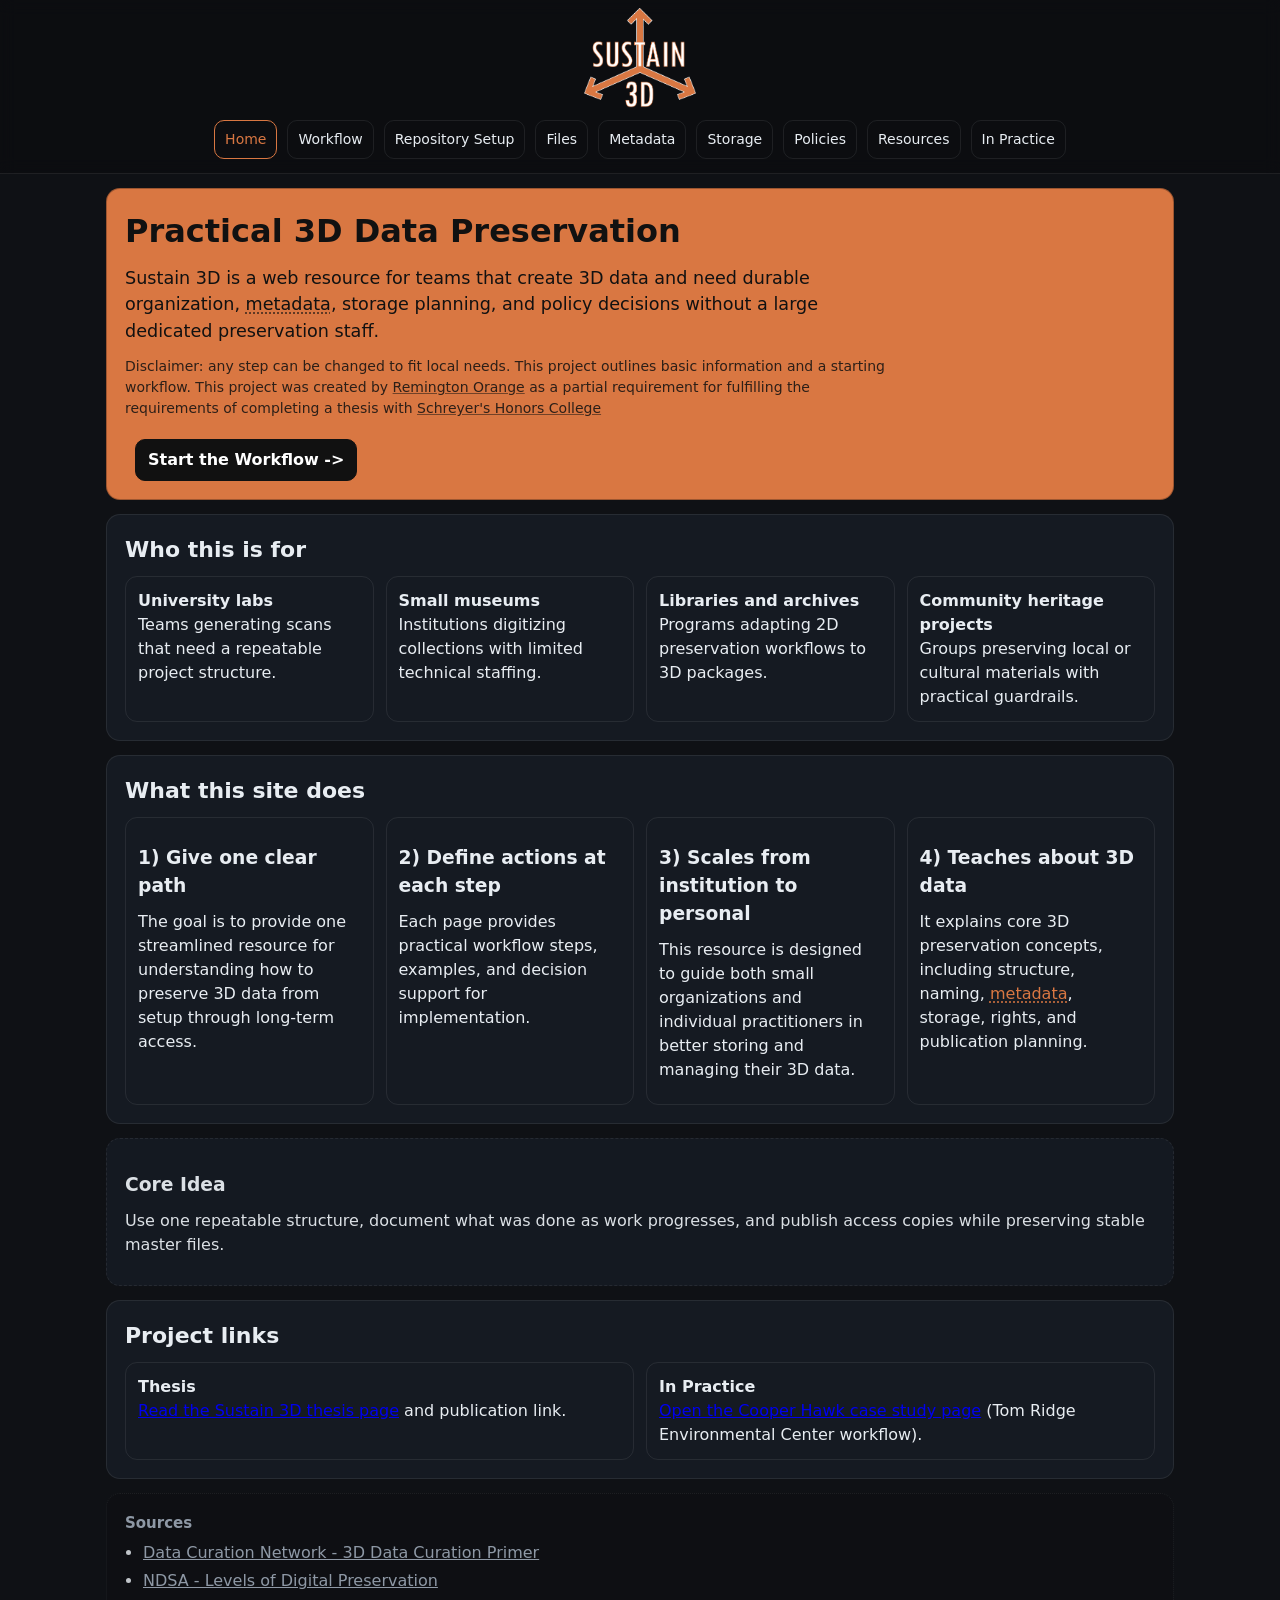
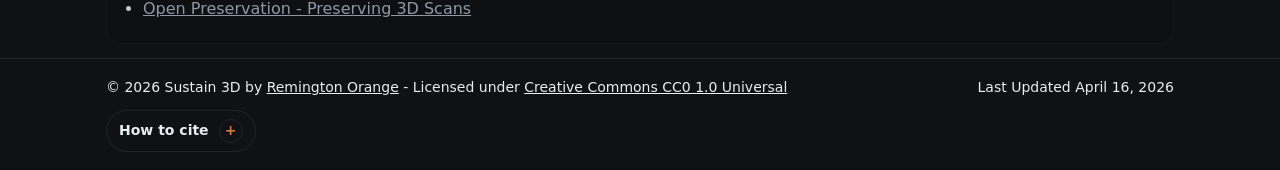
<file: docs/index.html>
﻿<!doctype html>
<html lang="en">
<head>
  <meta charset="utf-8" />
  <meta name="viewport" content="width=device-width,initial-scale=1" />
  <title>Sustain 3D - Practical 3D Data Preservation</title>
  <meta name="description" content="Sustain 3D is a practical, small-institution guide to managing and preserving 3D data." />
  <link rel="icon" href="./assets/Sustain3d_logoSmall.ico" type="image/x-icon">
  <link rel="stylesheet" href="./css/style.css">
</head>

<body class="page-home">
  <div id="site-header"></div>

  <main class="wrap">

    <section class="card hero goal-banner">
      <h1 style="font-size:2rem; margin-bottom:.5rem;">Practical 3D Data Preservation</h1>
      <p style="font-size:1.1rem; max-width:760px;">
        Sustain 3D is a web resource for teams that create 3D data and need durable organization,
        metadata, storage planning, and policy decisions without a large dedicated preservation staff.
      </p>
      <p class="note" style="max-width:760px; margin-top:.75rem;">
        Disclaimer: any step can be changed to fit local needs. This project outlines basic information and a starting workflow.
      This project was created by <a href="https://remingtonorange.com" target="_blank" rel="noopener noreferrer">Remington Orange</a> as a partial requirement for fulfilling the requirements of completing a thesis with <a href="https://www.shc.psu.edu" target="_blank" rel="noopener noreferrer">Schreyer's Honors College</a></p>

      <div style="margin-top:1.25rem;">
        <a class="btn" href="./workflow.html">Start the Workflow -></a>
      </div>
    </section>

    <section class="card">
      <h2>Who this is for</h2>
      <ul class="audience-grid">
        <li><strong>University labs</strong><br/>Teams generating scans that need a repeatable project structure.</li>
        <li><strong>Small museums</strong><br/>Institutions digitizing collections with limited technical staffing.</li>
        <li><strong>Libraries and archives</strong><br/>Programs adapting 2D preservation workflows to 3D packages.</li>
        <li><strong>Community heritage projects</strong><br/>Groups preserving local or cultural materials with practical guardrails.</li>
      </ul>
    </section>

    <section class="card">
      <h2>What this site does</h2>
      <div class="step-grid">
        <article>
          <h3>1) Give one clear path</h3>
          <p>The goal is to provide one streamlined resource for understanding how to preserve 3D data from setup through long-term access.</p>
        </article>
        <article>
          <h3>2) Define actions at each step</h3>
          <p>Each page provides practical workflow steps, examples, and decision support for implementation.</p>
        </article>
        <article>
          <h3>3) Scales from institution to personal</h3>
          <p>This resource is designed to guide both small organizations and individual practitioners in better storing and managing their 3D data.</p>
        </article>
        <article>
          <h3>4) Teaches about 3D data</h3>
          <p>It explains core 3D preservation concepts, including structure, naming, metadata, storage, rights, and publication planning.</p>
        </article>
      </div>
    </section>

    <section class="card supporting">
      <h3>Core Idea</h3>
      <p>Use one repeatable structure, document what was done as work progresses, and publish access copies while preserving stable master files.</p>
    </section>

    <section class="card">
      <h2>Project links</h2>
      <ul class="grid">
        <li>
          <strong>Thesis</strong><br/>
          <a href="https://docs.google.com/document/d/1omNSNrKgpulY40k4kxR2ntD-PoWt6nMpH0R0Y--mqis/edit?usp=sharing">Read the Sustain 3D thesis page</a> and publication link.
        </li>
        <li>
          <strong>In Practice</strong><br/>
          <a href="./in-practice.html">Open the Cooper Hawk case study page</a> (Tom Ridge Environmental Center workflow).
        </li>
      </ul>
    </section>

  </main>

  <div id="site-footer"></div>

  <script src="./js/loadHeader.js"></script>
</body>
</html>
</file>
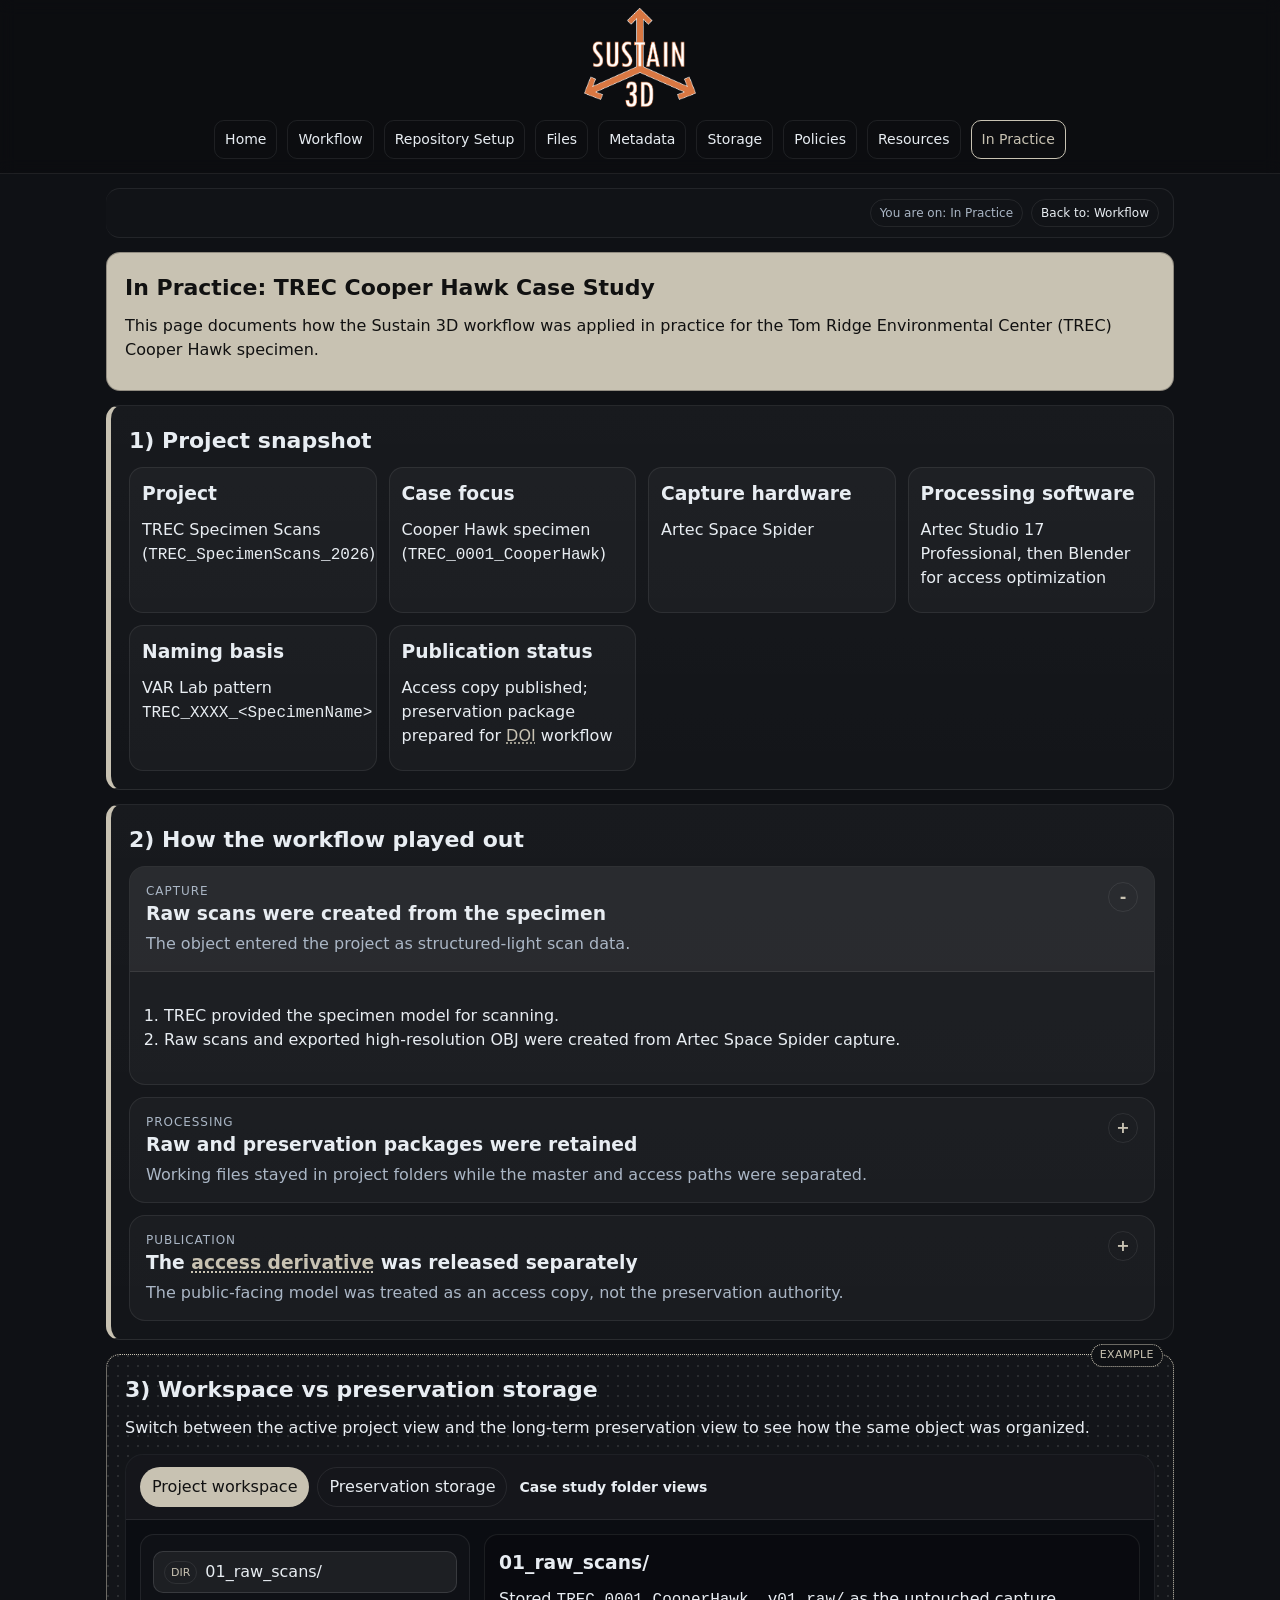
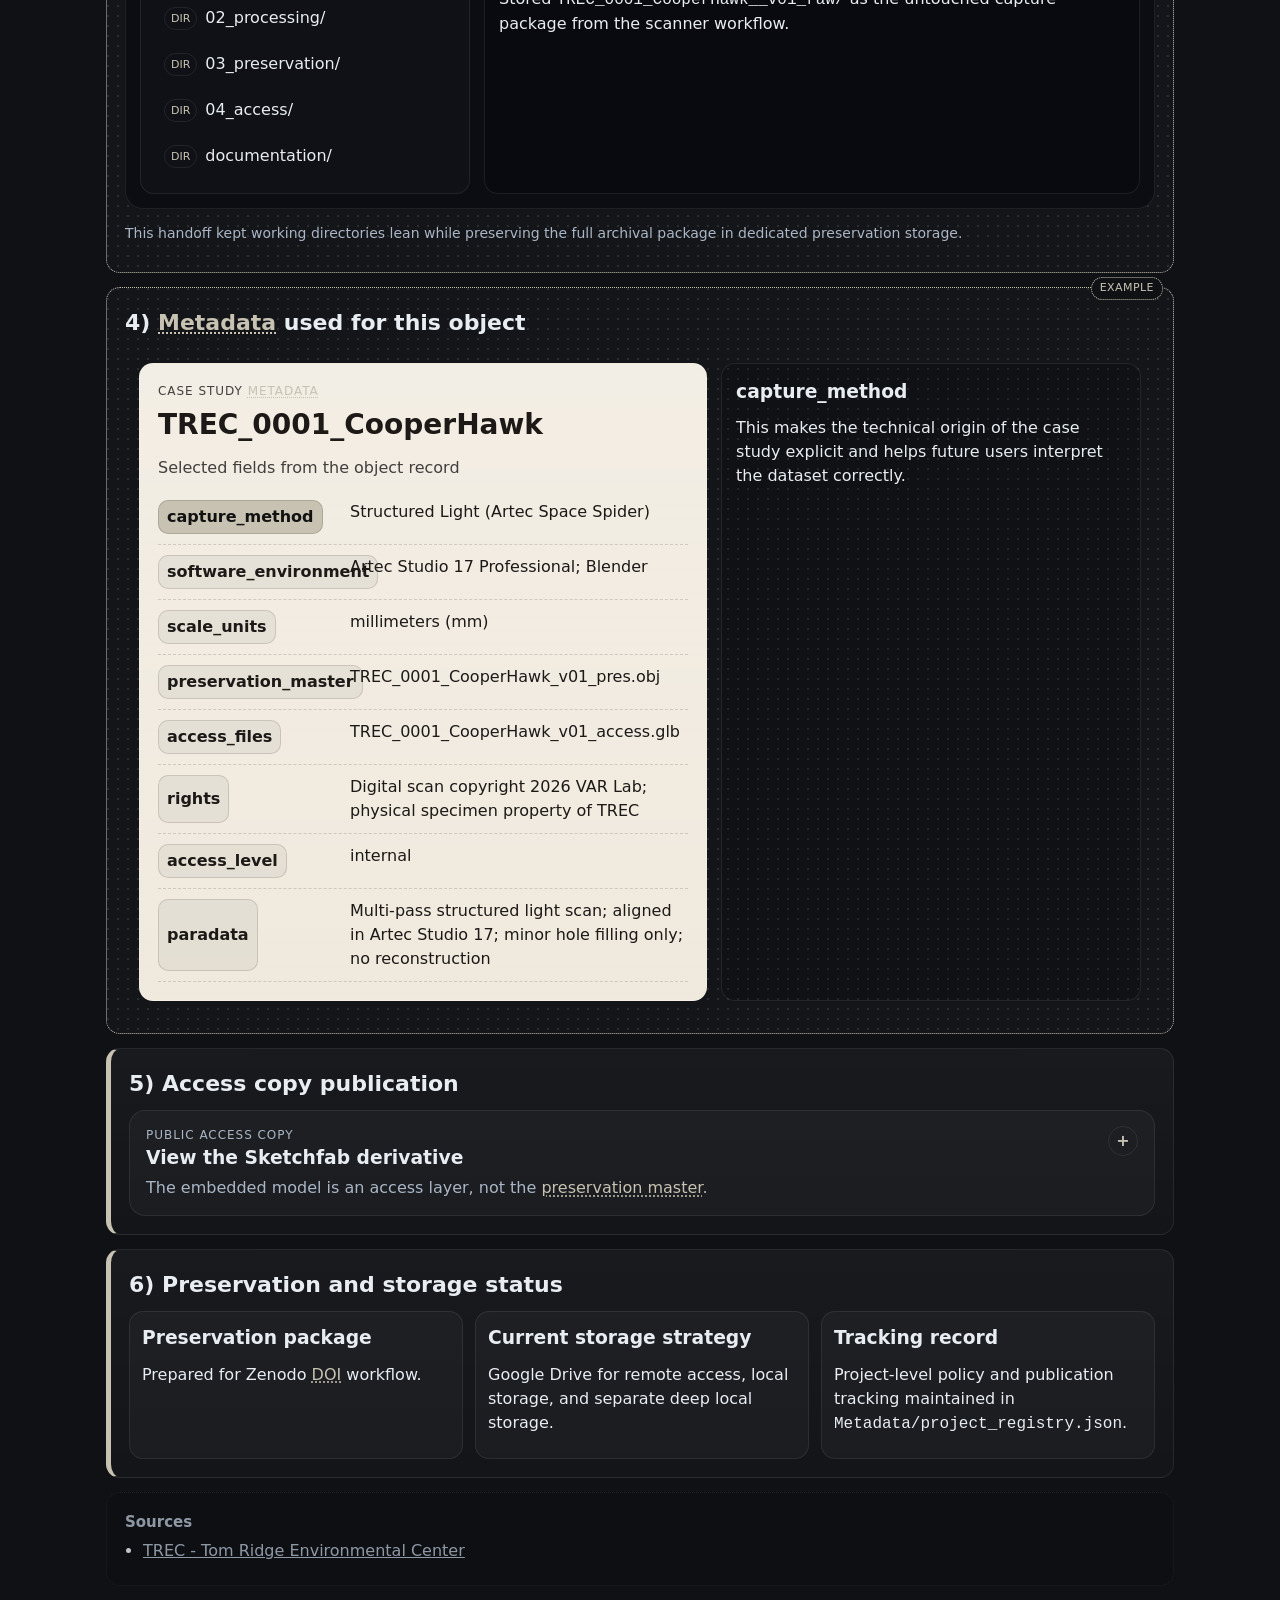
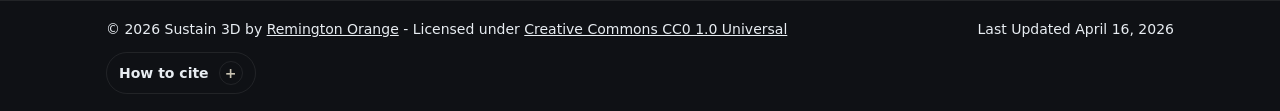
<file: docs/in-practice.html>
<!doctype html>
<html lang="en">
<head>
  <meta charset="utf-8" />
  <meta name="viewport" content="width=device-width,initial-scale=1" />
  <title>Sustain 3D - In Practice</title>
  <meta name="description" content="Case study page for applied Sustain 3D workflow implementation." />
  <link rel="icon" href="./assets/Sustain3d_logoSmall.ico" type="image/x-icon">
  <link rel="stylesheet" href="./css/style.css">
</head>

<body class="page-practice">
  <div id="site-header"></div>

  <main class="wrap">
    <section class="card start-here">
      <div class="next">
        <span class="chip">You are on: In Practice</span>
        <a class="chip chip-link" href="./workflow.html">Back to: Workflow</a>
      </div>
    </section>

    <section class="card goal-banner">
      <h2>In Practice: TREC Cooper Hawk Case Study</h2>
      <p>This page documents how the Sustain 3D workflow was applied in practice for the Tom Ridge Environmental Center (TREC) Cooper Hawk specimen.</p>
    </section>

    <section class="card area">
      <h2>1) Project snapshot</h2>
      <div class="info-grid">
        <article class="info-card">
          <h3>Project</h3>
          <p>TREC Specimen Scans (<code>TREC_SpecimenScans_2026</code>)</p>
        </article>
        <article class="info-card">
          <h3>Case focus</h3>
          <p>Cooper Hawk specimen (<code>TREC_0001_CooperHawk</code>)</p>
        </article>
        <article class="info-card">
          <h3>Capture hardware</h3>
          <p>Artec Space Spider</p>
        </article>
        <article class="info-card">
          <h3>Processing software</h3>
          <p>Artec Studio 17 Professional, then Blender for access optimization</p>
        </article>
        <article class="info-card">
          <h3>Naming basis</h3>
          <p>VAR Lab pattern <code>TREC_XXXX_&lt;SpecimenName&gt;</code></p>
        </article>
        <article class="info-card">
          <h3>Publication status</h3>
          <p>Access copy published; preservation package prepared for DOI workflow</p>
        </article>
      </div>
    </section>

    <section class="card area">
      <h2>2) How the workflow played out</h2>
      <div class="reveal-stack">
        <details class="reveal-card" open>
          <summary class="reveal-summary">
            <div>
              <p class="summary-kicker">Capture</p>
              <h3>Raw scans were created from the specimen</h3>
              <p>The object entered the project as structured-light scan data.</p>
            </div>
          </summary>
          <div class="reveal-body">
            <ol class="steps">
              <li>TREC provided the specimen model for scanning.</li>
              <li>Raw scans and exported high-resolution OBJ were created from Artec Space Spider capture.</li>
            </ol>
          </div>
        </details>

        <details class="reveal-card">
          <summary class="reveal-summary">
            <div>
              <p class="summary-kicker">Processing</p>
              <h3>Raw and preservation packages were retained</h3>
              <p>Working files stayed in project folders while the master and access paths were separated.</p>
            </div>
          </summary>
          <div class="reveal-body">
            <ol class="steps">
              <li>Raw and preservation packages were retained, and a smaller web-access model was derived.</li>
              <li>Blender working files were kept in project processing folders.</li>
            </ol>
          </div>
        </details>

        <details class="reveal-card">
          <summary class="reveal-summary">
            <div>
              <p class="summary-kicker">Publication</p>
              <h3>The access derivative was released separately</h3>
              <p>The public-facing model was treated as an access copy, not the preservation authority.</p>
            </div>
          </summary>
          <div class="reveal-body">
            <ol class="steps">
              <li>Access GLB was published to Sketchfab.</li>
              <li>Preservation master package and metadata were copied into repository preservation storage for long-term retention.</li>
            </ol>
          </div>
        </details>
      </div>
    </section>

    <section class="card area example-box">
      <h2>3) Workspace vs preservation storage</h2>
      <p>Switch between the active project view and the long-term preservation view to see how the same object was organized.</p>

      <div class="window-shell" data-tabset>
        <div class="window-bar">
          <div class="window-tabs">
            <button type="button" class="window-tab" data-tab-trigger="practice-workspace">Project workspace</button>
            <button type="button" class="window-tab" data-tab-trigger="practice-preservation">Preservation storage</button>
          </div>
          <strong class="window-title">Case study folder views</strong>
        </div>

        <section data-tab-panel="practice-workspace">
          <div class="file-explorer-body" data-explainer="practice-workspace">
            <div class="file-tree">
              <button type="button" class="tree-node" data-explainer-target="practice-raw"><span class="node-kind">DIR</span>01_raw_scans/</button>
              <button type="button" class="tree-node" data-explainer-target="practice-processing"><span class="node-kind">DIR</span>02_processing/</button>
              <button type="button" class="tree-node" data-explainer-target="practice-master"><span class="node-kind">DIR</span>03_preservation/</button>
              <button type="button" class="tree-node" data-explainer-target="practice-access"><span class="node-kind">DIR</span>04_access/</button>
              <button type="button" class="tree-node" data-explainer-target="practice-docs"><span class="node-kind">DIR</span>documentation/</button>
            </div>
            <div class="tree-detail">
              <article class="explainer-panel" data-explainer-panel="practice-raw">
                <h3>01_raw_scans/</h3>
                <p>Stored <code>TREC_0001_CooperHawk__v01_raw/</code> as the untouched capture package from the scanner workflow.</p>
              </article>
              <article class="explainer-panel" data-explainer-panel="practice-processing">
                <h3>02_processing/</h3>
                <p>Held the Blender working directory and other in-progress files used to prepare access outputs.</p>
              </article>
              <article class="explainer-panel" data-explainer-panel="practice-master">
                <h3>03_preservation/</h3>
                <p>Contained <code>TREC_0001_CooperHawk_v01_pres/</code>, the preservation-ready export prepared for handoff.</p>
              </article>
              <article class="explainer-panel" data-explainer-panel="practice-access">
                <h3>04_access/</h3>
                <p>Stored <code>TREC_0001_CooperHawk_v01_access.glb</code>, the smaller access derivative for publication.</p>
              </article>
              <article class="explainer-panel" data-explainer-panel="practice-docs">
                <h3>documentation/</h3>
                <p>Held the metadata and paradata notes that explained how the case study package was created.</p>
              </article>
            </div>
          </div>
        </section>

        <section data-tab-panel="practice-preservation">
          <div class="file-explorer-body" data-explainer="practice-preservation">
            <div class="file-tree">
              <button type="button" class="tree-node" data-explainer-target="practice-pres-raw"><span class="node-kind">DIR</span>TREC_0001_CooperHawk__v01_raw/</button>
              <button type="button" class="tree-node" data-explainer-target="practice-pres-master"><span class="node-kind">DIR</span>TREC_0001_CooperHawk_v01_pres/</button>
              <button type="button" class="tree-node" data-explainer-target="practice-pres-meta"><span class="node-kind">FILE</span>TREC_0001_CooperHawk_Metadata.txt</button>
            </div>
            <div class="tree-detail">
              <article class="explainer-panel" data-explainer-panel="practice-pres-raw">
                <h3>Raw package</h3>
                <p>This retained the original capture outputs as the closest record of the scanning event.</p>
              </article>
              <article class="explainer-panel" data-explainer-panel="practice-pres-master">
                <h3>Preservation master package</h3>
                <p>This was the authoritative long-term package for the processed model.</p>
              </article>
              <article class="explainer-panel" data-explainer-panel="practice-pres-meta">
                <h3>Metadata file</h3>
                <p>The metadata note preserved context, rights, scale, and processing decisions so the package can be interpreted later.</p>
              </article>
            </div>
          </div>
        </section>
      </div>
      <p class="note">This handoff kept working directories lean while preserving the full archival package in dedicated preservation storage.</p>
    </section>

    <section class="card area example-box">
      <h2>4) Metadata used for this object</h2>
      <div class="doc-layout" data-explainer="practice-metadata">
        <article class="doc-page doc-paper">
          <div class="doc-heading">
            <p class="doc-kicker">Case study metadata</p>
            <h3>TREC_0001_CooperHawk</h3>
            <p>Selected fields from the object record</p>
          </div>

          <div class="doc-line">
            <button type="button" class="doc-field" data-explainer-target="practice-meta-method">capture_method</button>
            <span>Structured Light (Artec Space Spider)</span>
          </div>
          <div class="doc-line">
            <button type="button" class="doc-field" data-explainer-target="practice-meta-software">software_environment</button>
            <span>Artec Studio 17 Professional; Blender</span>
          </div>
          <div class="doc-line">
            <button type="button" class="doc-field" data-explainer-target="practice-meta-scale">scale_units</button>
            <span>millimeters (mm)</span>
          </div>
          <div class="doc-line">
            <button type="button" class="doc-field" data-explainer-target="practice-meta-master">preservation_master</button>
            <span>TREC_0001_CooperHawk_v01_pres.obj</span>
          </div>
          <div class="doc-line">
            <button type="button" class="doc-field" data-explainer-target="practice-meta-access">access_files</button>
            <span>TREC_0001_CooperHawk_v01_access.glb</span>
          </div>
          <div class="doc-line">
            <button type="button" class="doc-field" data-explainer-target="practice-meta-rights">rights</button>
            <span>Digital scan copyright 2026 VAR Lab; physical specimen property of TREC</span>
          </div>
          <div class="doc-line">
            <button type="button" class="doc-field" data-explainer-target="practice-meta-access-level">access_level</button>
            <span>internal</span>
          </div>
          <div class="doc-line">
            <button type="button" class="doc-field" data-explainer-target="practice-meta-paradata">paradata</button>
            <span>Multi-pass structured light scan; aligned in Artec Studio 17; minor hole filling only; no reconstruction</span>
          </div>
        </article>

        <div class="tree-detail">
          <article class="explainer-panel" data-explainer-panel="practice-meta-method">
            <h3>capture_method</h3>
            <p>This makes the technical origin of the case study explicit and helps future users interpret the dataset correctly.</p>
          </article>
          <article class="explainer-panel" data-explainer-panel="practice-meta-software">
            <h3>software_environment</h3>
            <p>Software history matters because vendor tools and versions can affect future access and reconstruction.</p>
          </article>
          <article class="explainer-panel" data-explainer-panel="practice-meta-scale">
            <h3>scale_units</h3>
            <p>Scale is essential for measurement, print reuse, and future comparison work.</p>
          </article>
          <article class="explainer-panel" data-explainer-panel="practice-meta-master">
            <h3>preservation_master</h3>
            <p>This identifies the authoritative processed file rather than the public-facing access copy.</p>
          </article>
          <article class="explainer-panel" data-explainer-panel="practice-meta-access">
            <h3>access_files</h3>
            <p>The access derivative is a separate deliverable made for viewing and sharing.</p>
          </article>
          <article class="explainer-panel" data-explainer-panel="practice-meta-rights">
            <h3>rights</h3>
            <p>This case clearly distinguishes digital scan copyright from ownership of the physical specimen.</p>
          </article>
          <article class="explainer-panel" data-explainer-panel="practice-meta-access-level">
            <h3>access_level</h3>
            <p>The metadata records that the preservation package is not automatically the same thing as the published access copy.</p>
          </article>
          <article class="explainer-panel" data-explainer-panel="practice-meta-paradata">
            <h3>paradata</h3>
            <p>This is the record of scanning and processing decisions that shaped the final model.</p>
          </article>
        </div>
      </div>
    </section>

    <section class="card area">
      <h2>5) Access copy publication</h2>
      <div class="reveal-stack">
        <details class="reveal-card">
          <summary class="reveal-summary">
            <div>
              <p class="summary-kicker">Public access copy</p>
              <h3>View the Sketchfab derivative</h3>
              <p>The embedded model is an access layer, not the preservation master.</p>
            </div>
          </summary>
          <div class="reveal-body">
            <div class="sketchfab-embed-wrapper">
              <iframe
                title="Cooper Hawk Scan"
                frameborder="0"
                allowfullscreen
                mozallowfullscreen="true"
                webkitallowfullscreen="true"
                allow="autoplay; fullscreen; xr-spatial-tracking"
                xr-spatial-tracking
                execution-while-out-of-viewport
                execution-while-not-rendered
                web-share
                width="100%"
                height="480"
                src="https://sketchfab.com/models/b39e4afc76a443c0992a06d6d111a4fe/embed">
              </iframe>
              <p style="font-size: 13px; font-weight: normal; margin: 5px; color: #4A4A4A;">
                <a href="https://sketchfab.com/3d-models/cooper-hawk-scan-b39e4afc76a443c0992a06d6d111a4fe?utm_medium=embed&utm_campaign=share-popup&utm_content=b39e4afc76a443c0992a06d6d111a4fe" target="_blank" rel="nofollow" style="font-weight: bold; color: #1CAAD9;">Cooper Hawk Scan</a>
                by
                <a href="https://sketchfab.com/varlab?utm_medium=embed&utm_campaign=share-popup&utm_content=b39e4afc76a443c0992a06d6d111a4fe" target="_blank" rel="nofollow" style="font-weight: bold; color: #1CAAD9;">VAR Lab</a>
                on
                <a href="https://sketchfab.com?utm_medium=embed&utm_campaign=share-popup&utm_content=b39e4afc76a443c0992a06d6d111a4fe" target="_blank" rel="nofollow" style="font-weight: bold; color: #1CAAD9;">Sketchfab</a>.
              </p>
            </div>
          </div>
        </details>
      </div>
    </section>

    <section class="card area">
      <h2>6) Preservation and storage status</h2>
      <div class="info-grid">
        <article class="info-card">
          <h3>Preservation package</h3>
          <p>Prepared for Zenodo DOI workflow.</p>
        </article>
        <article class="info-card">
          <h3>Current storage strategy</h3>
          <p>Google Drive for remote access, local storage, and separate deep local storage.</p>
        </article>
        <article class="info-card">
          <h3>Tracking record</h3>
          <p>Project-level policy and publication tracking maintained in <code>Metadata/project_registry.json</code>.</p>
        </article>
      </div>
    </section>
  </main>

  <div id="site-footer"></div>
  <script src="./js/loadHeader.js"></script>
</body>
</html>
</file>
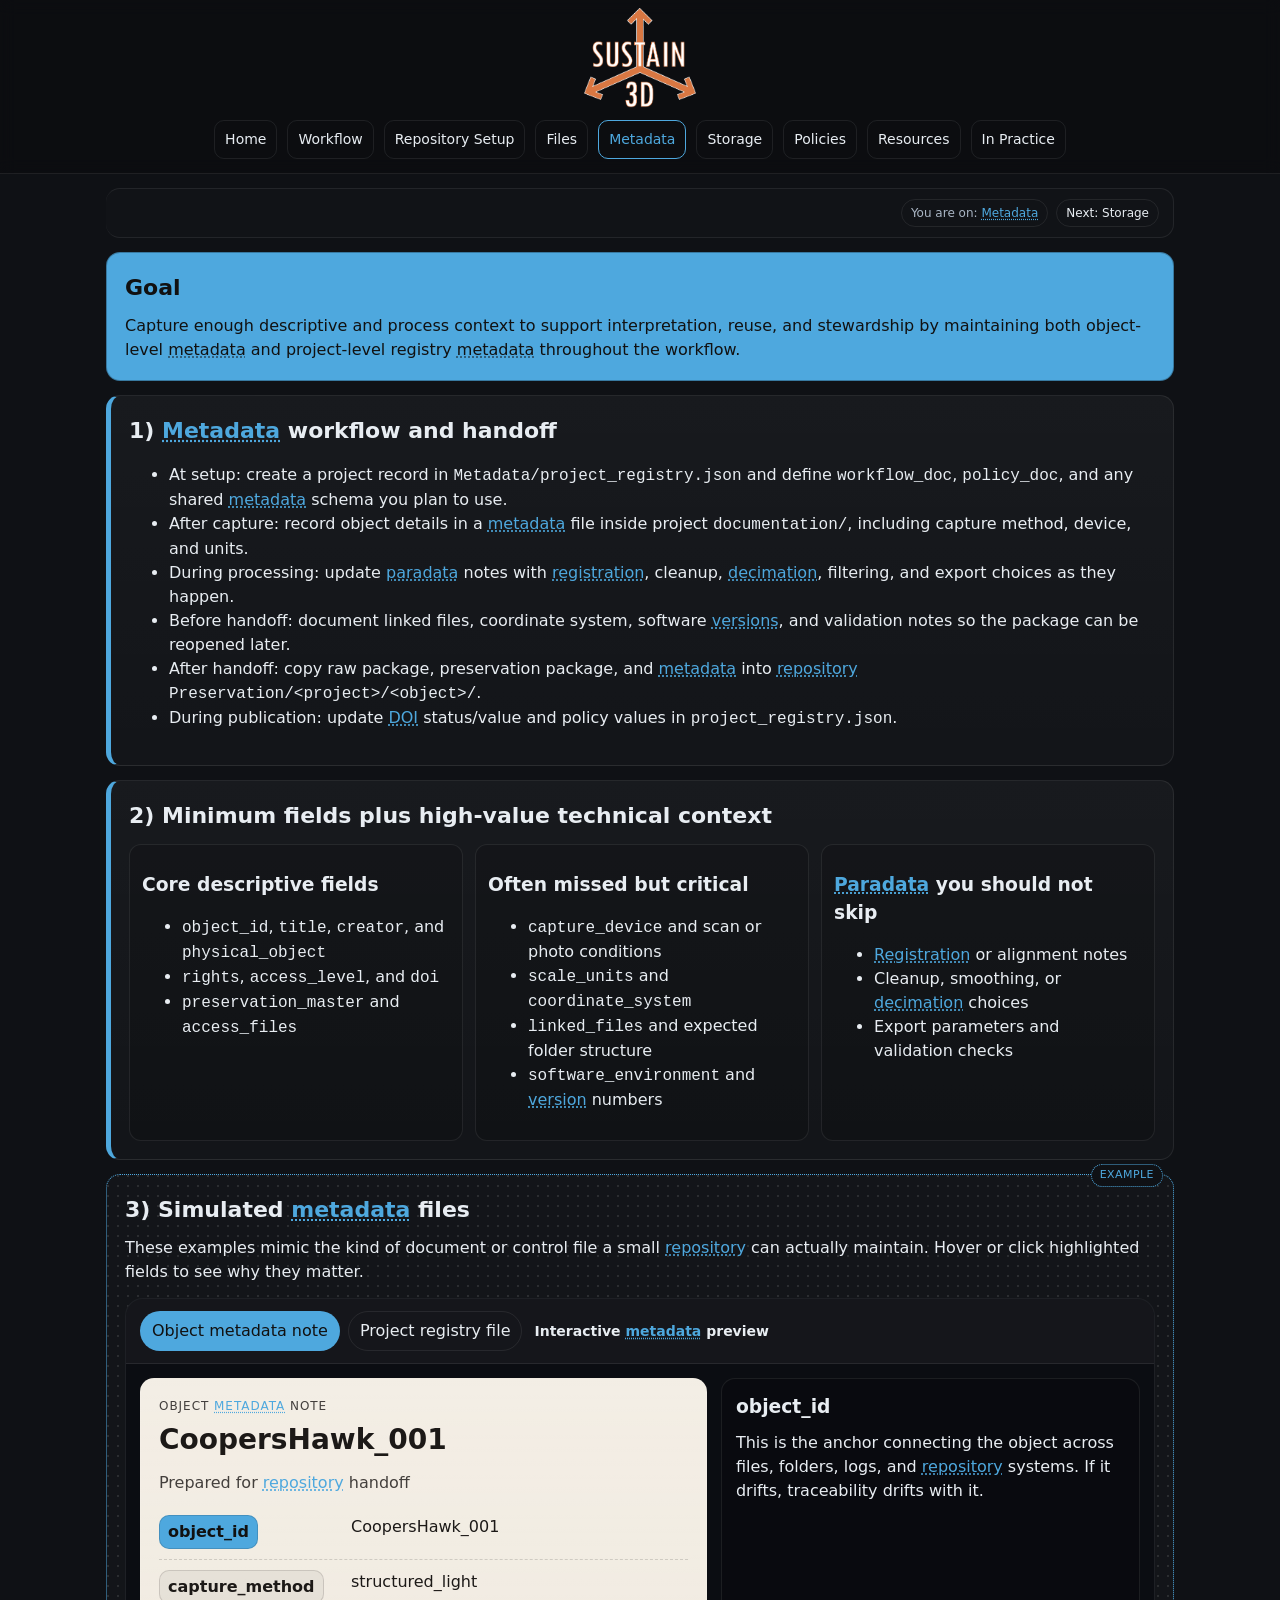
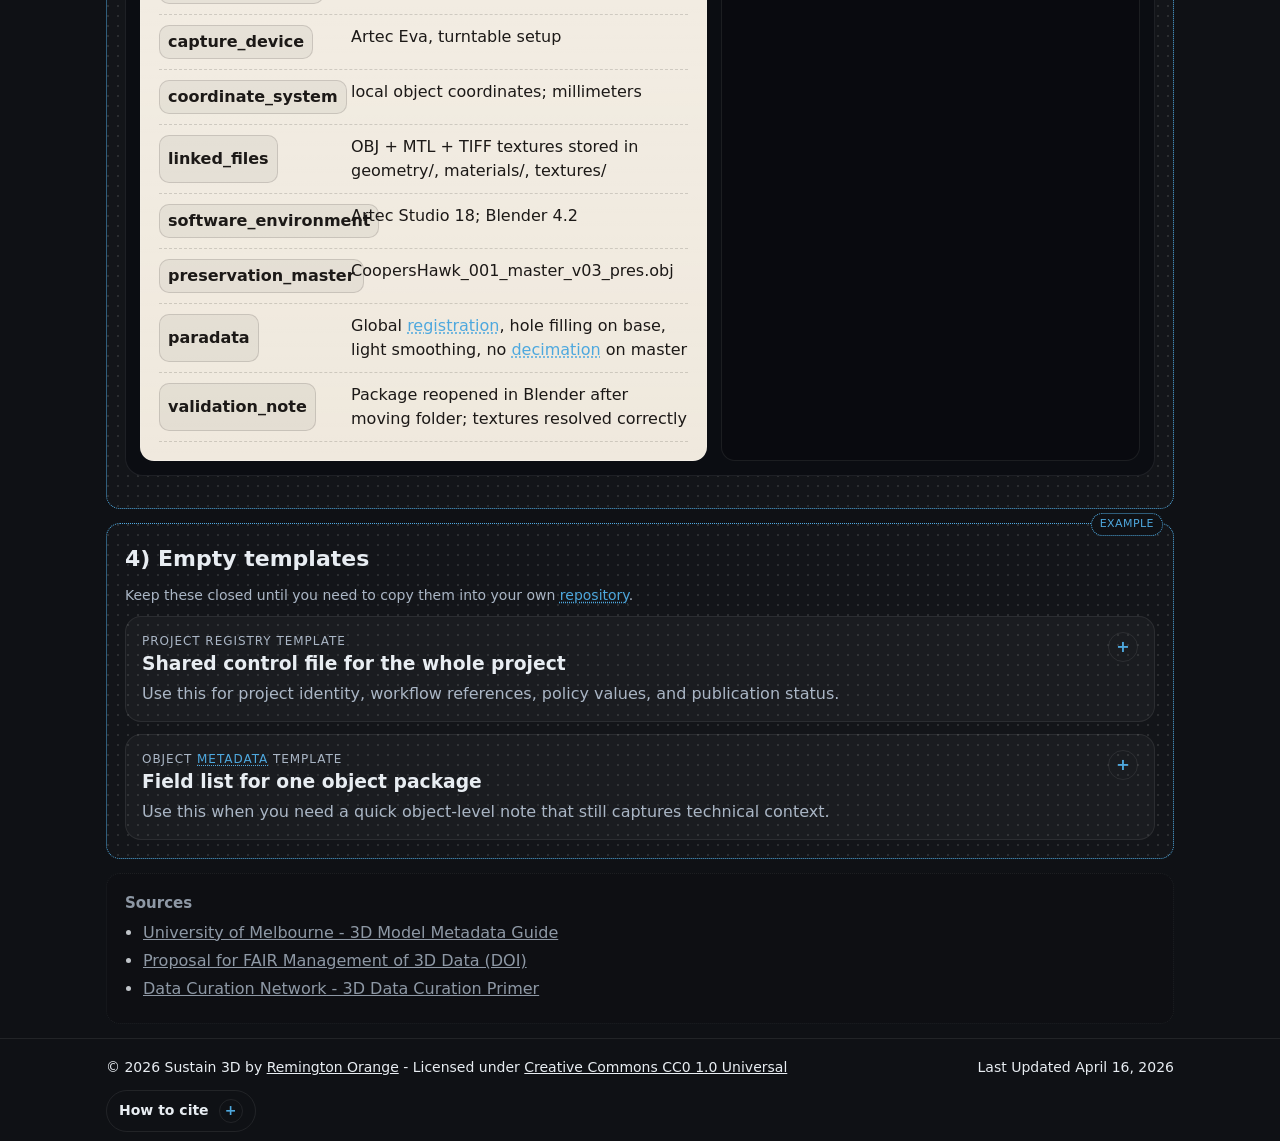
<file: docs/metadata.html>
<!doctype html>
<html lang="en">
<head>
  <meta charset="utf-8" />
  <meta name="viewport" content="width=device-width,initial-scale=1" />
  <title>Sustain 3D - Metadata</title>
  <meta name="description" content="Metadata and paradata guidance for 3D repositories." />
  <link rel="icon" href="./assets/Sustain3d_logoSmall.ico" type="image/x-icon">
  <link rel="stylesheet" href="./css/style.css">
</head>

<body class="page-metadata">
  <div id="site-header"></div>

  <main class="wrap">
    <section class="card start-here">
      <div class="next">
        <span class="chip">You are on: Metadata</span>
        <a class="chip chip-link" href="./storage.html">Next: Storage</a>
      </div>
    </section>

    <section class="card flow-banner goal-banner">
      <h2>Goal</h2>
      <p>Capture enough descriptive and process context to support interpretation, reuse, and stewardship by maintaining both object-level metadata and project-level registry metadata throughout the workflow.</p>
    </section>

    <section class="card area">
      <h2>1) Metadata workflow and handoff</h2>
      <ul>
        <li>At setup: create a project record in <code>Metadata/project_registry.json</code> and define <code>workflow_doc</code>, <code>policy_doc</code>, and any shared metadata schema you plan to use.</li>
        <li>After capture: record object details in a metadata file inside project <code>documentation/</code>, including capture method, device, and units.</li>
        <li>During processing: update paradata notes with registration, cleanup, decimation, filtering, and export choices as they happen.</li>
        <li>Before handoff: document linked files, coordinate system, software versions, and validation notes so the package can be reopened later.</li>
        <li>After handoff: copy raw package, preservation package, and metadata into repository <code>Preservation/&lt;project&gt;/&lt;object&gt;/</code>.</li>
        <li>During publication: update DOI status/value and policy values in <code>project_registry.json</code>.</li>
      </ul>
    </section>

    <section class="card area">
      <h2>2) Minimum fields plus high-value technical context</h2>
      <div class="tier">
        <article class="tier-col">
          <h3>Core descriptive fields</h3>
          <ul>
            <li><code>object_id</code>, <code>title</code>, <code>creator</code>, and <code>physical_object</code></li>
            <li><code>rights</code>, <code>access_level</code>, and <code>doi</code></li>
            <li><code>preservation_master</code> and <code>access_files</code></li>
          </ul>
        </article>
        <article class="tier-col">
          <h3>Often missed but critical</h3>
          <ul>
            <li><code>capture_device</code> and scan or photo conditions</li>
            <li><code>scale_units</code> and <code>coordinate_system</code></li>
            <li><code>linked_files</code> and expected folder structure</li>
            <li><code>software_environment</code> and version numbers</li>
          </ul>
        </article>
        <article class="tier-col">
          <h3>Paradata you should not skip</h3>
          <ul>
            <li>Registration or alignment notes</li>
            <li>Cleanup, smoothing, or decimation choices</li>
            <li>Export parameters and validation checks</li>
          </ul>
        </article>
      </div>
    </section>

    <section class="card area example-box">
      <h2>3) Simulated metadata files</h2>
      <p>These examples mimic the kind of document or control file a small repository can actually maintain. Hover or click highlighted fields to see why they matter.</p>

      <div class="window-shell" data-tabset>
        <div class="window-bar">
          <div class="window-tabs">
            <button type="button" class="window-tab" data-tab-trigger="object-note">Object metadata note</button>
            <button type="button" class="window-tab" data-tab-trigger="registry-file">Project registry file</button>
          </div>
          <strong class="window-title">Interactive metadata preview</strong>
        </div>

        <section data-tab-panel="object-note">
          <div class="doc-layout" data-explainer="object-note">
            <article class="doc-page doc-paper">
              <div class="doc-heading">
                <p class="doc-kicker">Object metadata note</p>
                <h3>CoopersHawk_001</h3>
                <p>Prepared for repository handoff</p>
              </div>

              <div class="doc-line">
                <button type="button" class="doc-field" data-explainer-target="meta-object-id">object_id</button>
                <span>CoopersHawk_001</span>
              </div>
              <div class="doc-line">
                <button type="button" class="doc-field" data-explainer-target="meta-capture-method">capture_method</button>
                <span>structured_light</span>
              </div>
              <div class="doc-line">
                <button type="button" class="doc-field" data-explainer-target="meta-capture-device">capture_device</button>
                <span>Artec Eva, turntable setup</span>
              </div>
              <div class="doc-line">
                <button type="button" class="doc-field" data-explainer-target="meta-coordinate-system">coordinate_system</button>
                <span>local object coordinates; millimeters</span>
              </div>
              <div class="doc-line">
                <button type="button" class="doc-field" data-explainer-target="meta-linked-files">linked_files</button>
                <span>OBJ + MTL + TIFF textures stored in geometry/, materials/, textures/</span>
              </div>
              <div class="doc-line">
                <button type="button" class="doc-field" data-explainer-target="meta-software">software_environment</button>
                <span>Artec Studio 18; Blender 4.2</span>
              </div>
              <div class="doc-line">
                <button type="button" class="doc-field" data-explainer-target="meta-preservation-master">preservation_master</button>
                <span>CoopersHawk_001_master_v03_pres.obj</span>
              </div>
              <div class="doc-line">
                <button type="button" class="doc-field" data-explainer-target="meta-paradata">paradata</button>
                <span>Global registration, hole filling on base, light smoothing, no decimation on master</span>
              </div>
              <div class="doc-line">
                <button type="button" class="doc-field" data-explainer-target="meta-validation">validation_note</button>
                <span>Package reopened in Blender after moving folder; textures resolved correctly</span>
              </div>
            </article>

            <div class="tree-detail">
              <article class="explainer-panel" data-explainer-panel="meta-object-id">
                <h3>object_id</h3>
                <p>This is the anchor connecting the object across files, folders, logs, and repository systems. If it drifts, traceability drifts with it.</p>
              </article>
              <article class="explainer-panel" data-explainer-panel="meta-capture-method">
                <h3>capture_method</h3>
                <p>Photogrammetry, LiDAR, and structured light create different data types, file sizes, and preservation dependencies. The method helps future users interpret the dataset.</p>
              </article>
              <article class="explainer-panel" data-explainer-panel="meta-capture-device">
                <h3>capture_device</h3>
                <p>Device or scanner details explain precision limits, workflow expectations, and any vendor-specific risks that came with capture.</p>
              </article>
              <article class="explainer-panel" data-explainer-panel="meta-coordinate-system">
                <h3>coordinate_system</h3>
                <p>Units and coordinate assumptions are essential for scale, alignment, and reuse. Without them, later measurement or assembly work can become unreliable.</p>
              </article>
              <article class="explainer-panel" data-explainer-panel="meta-linked-files">
                <h3>linked_files</h3>
                <p>3D assets often depend on sidecars such as MTL files and textures. This field documents what belongs together and how the package is expected to be organized.</p>
              </article>
              <article class="explainer-panel" data-explainer-panel="meta-software">
                <h3>software_environment</h3>
                <p>Version numbers help manage software drift and vendor lock-in. If a file later behaves differently, this field gives people a starting point.</p>
              </article>
              <article class="explainer-panel" data-explainer-panel="meta-preservation-master">
                <h3>preservation_master</h3>
                <p>Call out the authoritative high-fidelity file set explicitly so it is not confused with lighter access or print derivatives.</p>
              </article>
              <article class="explainer-panel" data-explainer-panel="meta-paradata">
                <h3>paradata</h3>
                <p>Paradata records interpretation and intervention: registration, smoothing, decimation, filtering, and export choices that shape what the model means.</p>
              </article>
              <article class="explainer-panel" data-explainer-panel="meta-validation">
                <h3>validation_note</h3>
                <p>A quick note that the package was reopened after transfer makes hidden failures easier to catch before long-term storage.</p>
              </article>
            </div>
          </div>
        </section>

        <section data-tab-panel="registry-file">
          <div class="doc-layout" data-explainer="registry-file">
            <article class="doc-page json-page">
<pre><code>{
  "<button type="button" class="json-field" data-explainer-target="registry-version">registry_version</button>": "1.1",
  "<button type="button" class="json-field" data-explainer-target="registry-updated">updated</button>": "2026-03-25",
  "<button type="button" class="json-field" data-explainer-target="registry-projects">projects</button>": [
    {
      "<button type="button" class="json-field" data-explainer-target="registry-project-id">project_id</button>": "TREC_CoopersHawk_2026",
      "title": "Coopers Hawk specimen scan",
      "owner": "Sustain 3D",
      "<button type="button" class="json-field" data-explainer-target="registry-workflow">workflow_doc</button>": "Documentation/workflow_standards.txt",
      "<button type="button" class="json-field" data-explainer-target="registry-schema">metadata_schema</button>": "Metadata/object_profile_v1.txt",
      "<button type="button" class="json-field" data-explainer-target="registry-policy">policy</button>": {
        "access_level": "public",
        "rights": "institution-owned",
        "license": "CC BY-NC 4.0"
      },
      "<button type="button" class="json-field" data-explainer-target="registry-publication">publication</button>": {
        "doi_status": "published",
        "doi_value": "10.xxxx/example"
      }
    }
  ]
}</code></pre>
            </article>

            <div class="tree-detail">
              <article class="explainer-panel" data-explainer-panel="registry-version">
                <h3>registry_version</h3>
                <p>A schema or profile version helps you change the registry over time without losing track of which structure older records used.</p>
              </article>
              <article class="explainer-panel" data-explainer-panel="registry-updated">
                <h3>updated</h3>
                <p>This gives you a quick signal that the registry is being maintained and not drifting out of sync with actual preservation activity.</p>
              </article>
              <article class="explainer-panel" data-explainer-panel="registry-projects">
                <h3>projects</h3>
                <p>The registry works at project level so you can manage many objects while keeping shared ownership, workflow, and publication context together.</p>
              </article>
              <article class="explainer-panel" data-explainer-panel="registry-project-id">
                <h3>project_id</h3>
                <p>This is the project anchor for workspace folders, preservation packages, and public deposit records.</p>
              </article>
              <article class="explainer-panel" data-explainer-panel="registry-workflow">
                <h3>workflow_doc</h3>
                <p>Linking the workflow standard makes repository expectations explicit instead of assuming future users know the local process.</p>
              </article>
              <article class="explainer-panel" data-explainer-panel="registry-schema">
                <h3>metadata_schema</h3>
                <p>This is where you point to a shared schema, profile, or controlled vocabulary so metadata remains consistent across projects.</p>
              </article>
              <article class="explainer-panel" data-explainer-panel="registry-policy">
                <h3>policy</h3>
                <p>Access, rights, and license statements belong here because reuse is shaped by governance as much as by file quality.</p>
              </article>
              <article class="explainer-panel" data-explainer-panel="registry-publication">
                <h3>publication</h3>
                <p>Tracking DOI status here helps connect local stewardship work to publication, discovery, and long-term citation.</p>
              </article>
            </div>
          </div>
        </section>
      </div>
    </section>

    <section class="card area example-box">
      <h2>4) Empty templates</h2>
      <p class="note">Keep these closed until you need to copy them into your own repository.</p>

      <div class="reveal-stack">
        <details class="reveal-card">
          <summary class="reveal-summary">
            <div>
              <p class="summary-kicker">Project registry template</p>
              <h3>Shared control file for the whole project</h3>
              <p>Use this for project identity, workflow references, policy values, and publication status.</p>
            </div>
          </summary>
          <div class="reveal-body">
            <div class="template-actions">
              <button type="button" class="btn secondary" data-copy-target="registry-template">Copy registry template</button>
            </div>
            <pre class="codeblock" id="registry-template"><code>{
  "registry_version": "1.1",
  "updated": "",
  "projects": [
    {
      "project_id": "",
      "title": "",
      "owner": "",
      "date_start": "",
      "date_end": null,
      "workflow_doc": "Documentation/workflow_standards.txt",
      "metadata_schema": "",
      "policy_doc": "",
      "policy": {
        "access_level": "",
        "rights": "",
        "license": "",
        "attribution": ""
      },
      "publication": {
        "doi_status": "none",
        "doi_value": null,
        "landing_page": null
      },
      "notes": ""
    }
  ]
}
</code></pre>
          </div>
        </details>

        <details class="reveal-card">
          <summary class="reveal-summary">
            <div>
              <p class="summary-kicker">Object metadata template</p>
              <h3>Field list for one object package</h3>
              <p>Use this when you need a quick object-level note that still captures technical context.</p>
            </div>
          </summary>
          <div class="reveal-body">
            <div class="template-actions">
              <button type="button" class="btn secondary" data-copy-target="object-template">Copy object template</button>
            </div>
            <pre class="codeblock" id="object-template"><code>object_id:
title:
creator:
date_created:
physical_object:
capture_method:
capture_device:
scale_units:
coordinate_system:
linked_files:
software_environment:
preservation_master:
access_files:
rights:
access_level:
doi:
paradata:
validation_note:
</code></pre>
          </div>
        </details>
      </div>
    </section>
  </main>

  <div id="site-footer"></div>
  <script src="./js/loadHeader.js"></script>
</body>
</html>
</file>
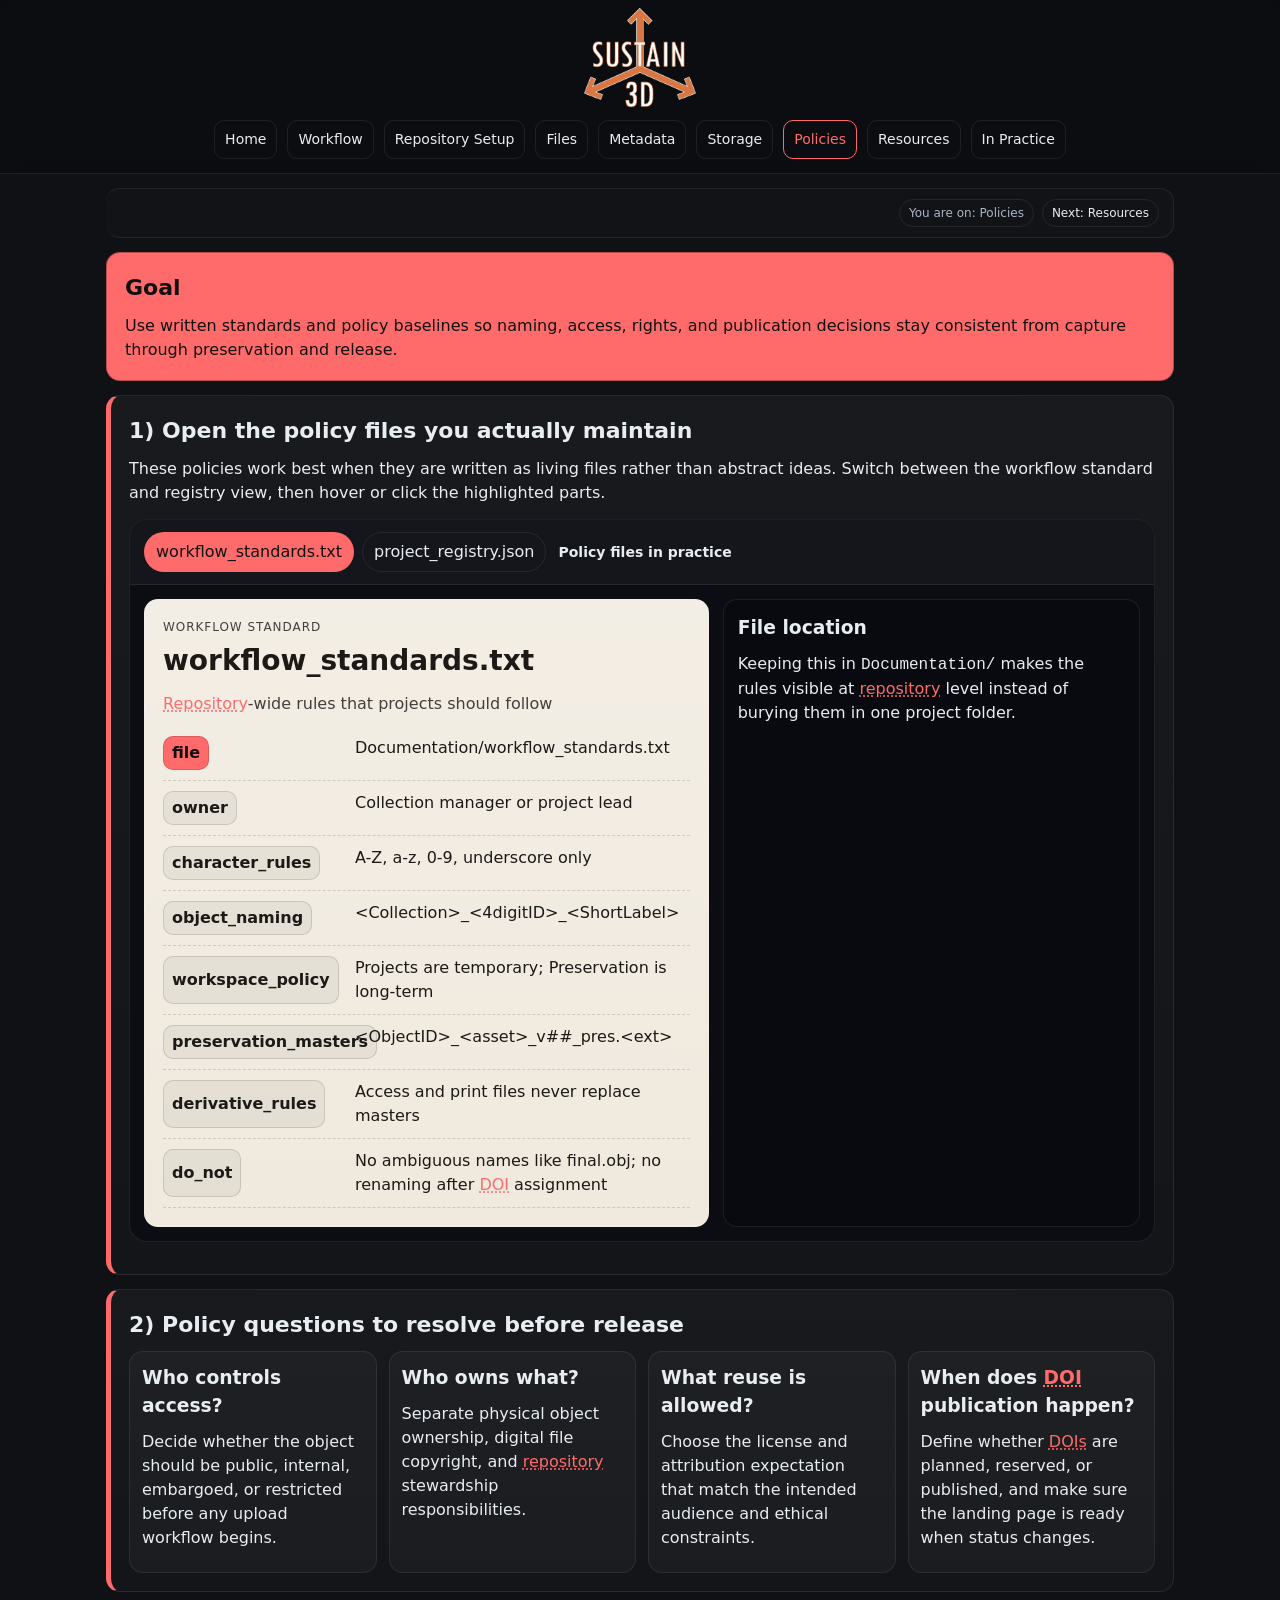
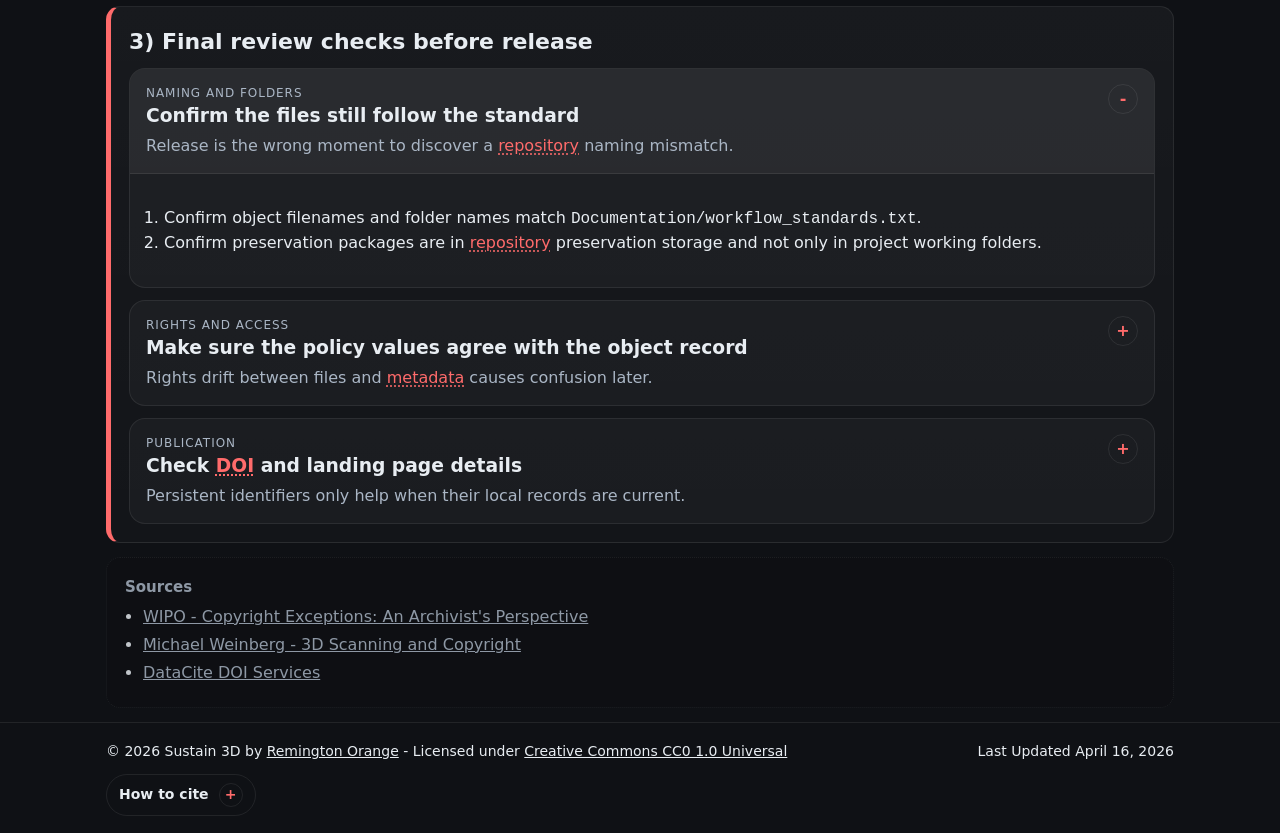
<file: docs/policies.html>
<!doctype html>
<html lang="en">
<head>
  <meta charset="utf-8" />
  <meta name="viewport" content="width=device-width,initial-scale=1" />
  <title>Sustain 3D - Policies</title>
  <meta name="description" content="Rights, access, licensing, and governance guidance for 3D repositories." />
  <link rel="icon" href="./assets/Sustain3d_logoSmall.ico" type="image/x-icon">
  <link rel="stylesheet" href="./css/style.css">
</head>

<body class="page-policies">
  <div id="site-header"></div>

  <main class="wrap">
    <section class="card start-here">
      <div class="next">
        <span class="chip">You are on: Policies</span>
        <a class="chip chip-link" href="./resources.html">Next: Resources</a>
      </div>
    </section>

    <section class="card flow-banner goal-banner">
      <h2>Goal</h2>
      <p>Use written standards and policy baselines so naming, access, rights, and publication decisions stay consistent from capture through preservation and release.</p>
    </section>

    <section class="card area">
      <h2>1) Open the policy files you actually maintain</h2>
      <p>These policies work best when they are written as living files rather than abstract ideas. Switch between the workflow standard and registry view, then hover or click the highlighted parts.</p>

      <div class="window-shell" data-tabset>
        <div class="window-bar">
          <div class="window-tabs">
            <button type="button" class="window-tab" data-tab-trigger="policy-standards">workflow_standards.txt</button>
            <button type="button" class="window-tab" data-tab-trigger="policy-registry">project_registry.json</button>
          </div>
          <strong class="window-title">Policy files in practice</strong>
        </div>

        <section data-tab-panel="policy-standards">
          <div class="doc-layout" data-explainer="policy-standards">
            <article class="doc-page doc-paper">
              <div class="doc-heading">
                <p class="doc-kicker">Workflow standard</p>
                <h3>workflow_standards.txt</h3>
                <p>Repository-wide rules that projects should follow</p>
              </div>

              <div class="doc-line">
                <button type="button" class="doc-field" data-explainer-target="policy-file">file</button>
                <span>Documentation/workflow_standards.txt</span>
              </div>
              <div class="doc-line">
                <button type="button" class="doc-field" data-explainer-target="policy-owner">owner</button>
                <span>Collection manager or project lead</span>
              </div>
              <div class="doc-line">
                <button type="button" class="doc-field" data-explainer-target="policy-characters">character_rules</button>
                <span>A-Z, a-z, 0-9, underscore only</span>
              </div>
              <div class="doc-line">
                <button type="button" class="doc-field" data-explainer-target="policy-naming">object_naming</button>
                <span>&lt;Collection&gt;_&lt;4digitID&gt;_&lt;ShortLabel&gt;</span>
              </div>
              <div class="doc-line">
                <button type="button" class="doc-field" data-explainer-target="policy-workspace">workspace_policy</button>
                <span>Projects are temporary; Preservation is long-term</span>
              </div>
              <div class="doc-line">
                <button type="button" class="doc-field" data-explainer-target="policy-preservation">preservation_masters</button>
                <span>&lt;ObjectID&gt;_&lt;asset&gt;_v##_pres.&lt;ext&gt;</span>
              </div>
              <div class="doc-line">
                <button type="button" class="doc-field" data-explainer-target="policy-derivatives">derivative_rules</button>
                <span>Access and print files never replace masters</span>
              </div>
              <div class="doc-line">
                <button type="button" class="doc-field" data-explainer-target="policy-do-not">do_not</button>
                <span>No ambiguous names like final.obj; no renaming after DOI assignment</span>
              </div>
            </article>

            <div class="tree-detail">
              <article class="explainer-panel" data-explainer-panel="policy-file">
                <h3>File location</h3>
                <p>Keeping this in <code>Documentation/</code> makes the rules visible at repository level instead of burying them in one project folder.</p>
              </article>
              <article class="explainer-panel" data-explainer-panel="policy-owner">
                <h3>Owner</h3>
                <p>A policy without a maintainer drifts fast. Name who updates the standard and when it should be reviewed.</p>
              </article>
              <article class="explainer-panel" data-explainer-panel="policy-characters">
                <h3>Character rules</h3>
                <p>Simple character rules keep filenames script-friendly and reduce broken paths across systems.</p>
              </article>
              <article class="explainer-panel" data-explainer-panel="policy-naming">
                <h3>Object naming</h3>
                <p>This is the baseline identity rule. It helps naming stay stable across metadata, files, folders, and repository records.</p>
              </article>
              <article class="explainer-panel" data-explainer-panel="policy-workspace">
                <h3>Workspace policy</h3>
                <p>Policy should explicitly separate active project space from long-term preservation space so access copies and working files do not overrun the archive.</p>
              </article>
              <article class="explainer-panel" data-explainer-panel="policy-preservation">
                <h3>Preservation master rule</h3>
                <p>Define how master files are named and retained so they stay distinct from access and print derivatives.</p>
              </article>
              <article class="explainer-panel" data-explainer-panel="policy-derivatives">
                <h3>Derivative rules</h3>
                <p>Access and print derivatives need their own rules because they often include optimization or repair choices that should be documented separately.</p>
              </article>
              <article class="explainer-panel" data-explainer-panel="policy-do-not">
                <h3>Do not rules</h3>
                <p>Negative rules are useful because they block risky shortcuts before they become habits.</p>
              </article>
            </div>
          </div>
        </section>

        <section data-tab-panel="policy-registry">
          <div class="doc-layout" data-explainer="policy-registry">
            <article class="doc-page json-page">
<pre><code>{
  "policy": {
    "<button type="button" class="json-field" data-explainer-target="registry-access">access_level</button>": "",
    "<button type="button" class="json-field" data-explainer-target="registry-rights">rights</button>": "",
    "<button type="button" class="json-field" data-explainer-target="registry-license">license</button>": "",
    "<button type="button" class="json-field" data-explainer-target="registry-attribution">attribution</button>": ""
  },
  "publication": {
    "<button type="button" class="json-field" data-explainer-target="registry-doi-status">doi_status</button>": "none",
    "<button type="button" class="json-field" data-explainer-target="registry-doi-value">doi_value</button>": null,
    "<button type="button" class="json-field" data-explainer-target="registry-landing">landing_page</button>": null
  }
}</code></pre>
            </article>

            <div class="tree-detail">
              <article class="explainer-panel" data-explainer-panel="registry-access">
                <h3>access_level</h3>
                <p>Public, internal, restricted, or embargoed access needs to be explicit so technical sharing does not outrun governance.</p>
              </article>
              <article class="explainer-panel" data-explainer-panel="registry-rights">
                <h3>rights</h3>
                <p>Rights statements document who owns the digital files, which is not always the same as who owns the physical object.</p>
              </article>
              <article class="explainer-panel" data-explainer-panel="registry-license">
                <h3>license</h3>
                <p>Licenses clarify what reuse is permitted once access is granted.</p>
              </article>
              <article class="explainer-panel" data-explainer-panel="registry-attribution">
                <h3>attribution</h3>
                <p>This field records how credit should be given when people reuse or cite the asset.</p>
              </article>
              <article class="explainer-panel" data-explainer-panel="registry-doi-status">
                <h3>doi_status</h3>
                <p>DOI status helps the team track whether publication is planned, reserved, or already released.</p>
              </article>
              <article class="explainer-panel" data-explainer-panel="registry-doi-value">
                <h3>doi_value</h3>
                <p>Store the actual DOI once assigned so local records and public citation stay connected.</p>
              </article>
              <article class="explainer-panel" data-explainer-panel="registry-landing">
                <h3>landing_page</h3>
                <p>The landing page is where users should arrive, not a fragile direct file link that may change later.</p>
              </article>
            </div>
          </div>
        </section>
      </div>
    </section>

    <section class="card area">
      <h2>2) Policy questions to resolve before release</h2>
      <div class="info-grid">
        <article class="info-card">
          <h3>Who controls access?</h3>
          <p>Decide whether the object should be public, internal, embargoed, or restricted before any upload workflow begins.</p>
        </article>
        <article class="info-card">
          <h3>Who owns what?</h3>
          <p>Separate physical object ownership, digital file copyright, and repository stewardship responsibilities.</p>
        </article>
        <article class="info-card">
          <h3>What reuse is allowed?</h3>
          <p>Choose the license and attribution expectation that match the intended audience and ethical constraints.</p>
        </article>
        <article class="info-card">
          <h3>When does DOI publication happen?</h3>
          <p>Define whether DOIs are planned, reserved, or published, and make sure the landing page is ready when status changes.</p>
        </article>
      </div>
    </section>

    <section class="card area">
      <h2>3) Final review checks before release</h2>
      <div class="reveal-stack">
        <details class="reveal-card" open>
          <summary class="reveal-summary">
            <div>
              <p class="summary-kicker">Naming and folders</p>
              <h3>Confirm the files still follow the standard</h3>
              <p>Release is the wrong moment to discover a repository naming mismatch.</p>
            </div>
          </summary>
          <div class="reveal-body">
            <ol class="steps">
              <li>Confirm object filenames and folder names match <code>Documentation/workflow_standards.txt</code>.</li>
              <li>Confirm preservation packages are in repository preservation storage and not only in project working folders.</li>
            </ol>
          </div>
        </details>

        <details class="reveal-card">
          <summary class="reveal-summary">
            <div>
              <p class="summary-kicker">Rights and access</p>
              <h3>Make sure the policy values agree with the object record</h3>
              <p>Rights drift between files and metadata causes confusion later.</p>
            </div>
          </summary>
          <div class="reveal-body">
            <ol class="steps">
              <li>Confirm policy values in <code>project_registry.json</code> match object metadata rights and access fields.</li>
              <li>Confirm license and attribution language match the intended release.</li>
            </ol>
          </div>
        </details>

        <details class="reveal-card">
          <summary class="reveal-summary">
            <div>
              <p class="summary-kicker">Publication</p>
              <h3>Check DOI and landing page details</h3>
              <p>Persistent identifiers only help when their local records are current.</p>
            </div>
          </summary>
          <div class="reveal-body">
            <ol class="steps">
              <li>Confirm DOI status and publication landing page fields are current before public release.</li>
              <li>Confirm repository metadata, local metadata, and policy statements are synchronized.</li>
            </ol>
          </div>
        </details>
      </div>
    </section>
  </main>

  <div id="site-footer"></div>
  <script src="./js/loadHeader.js"></script>
</body>
</html>
</file>
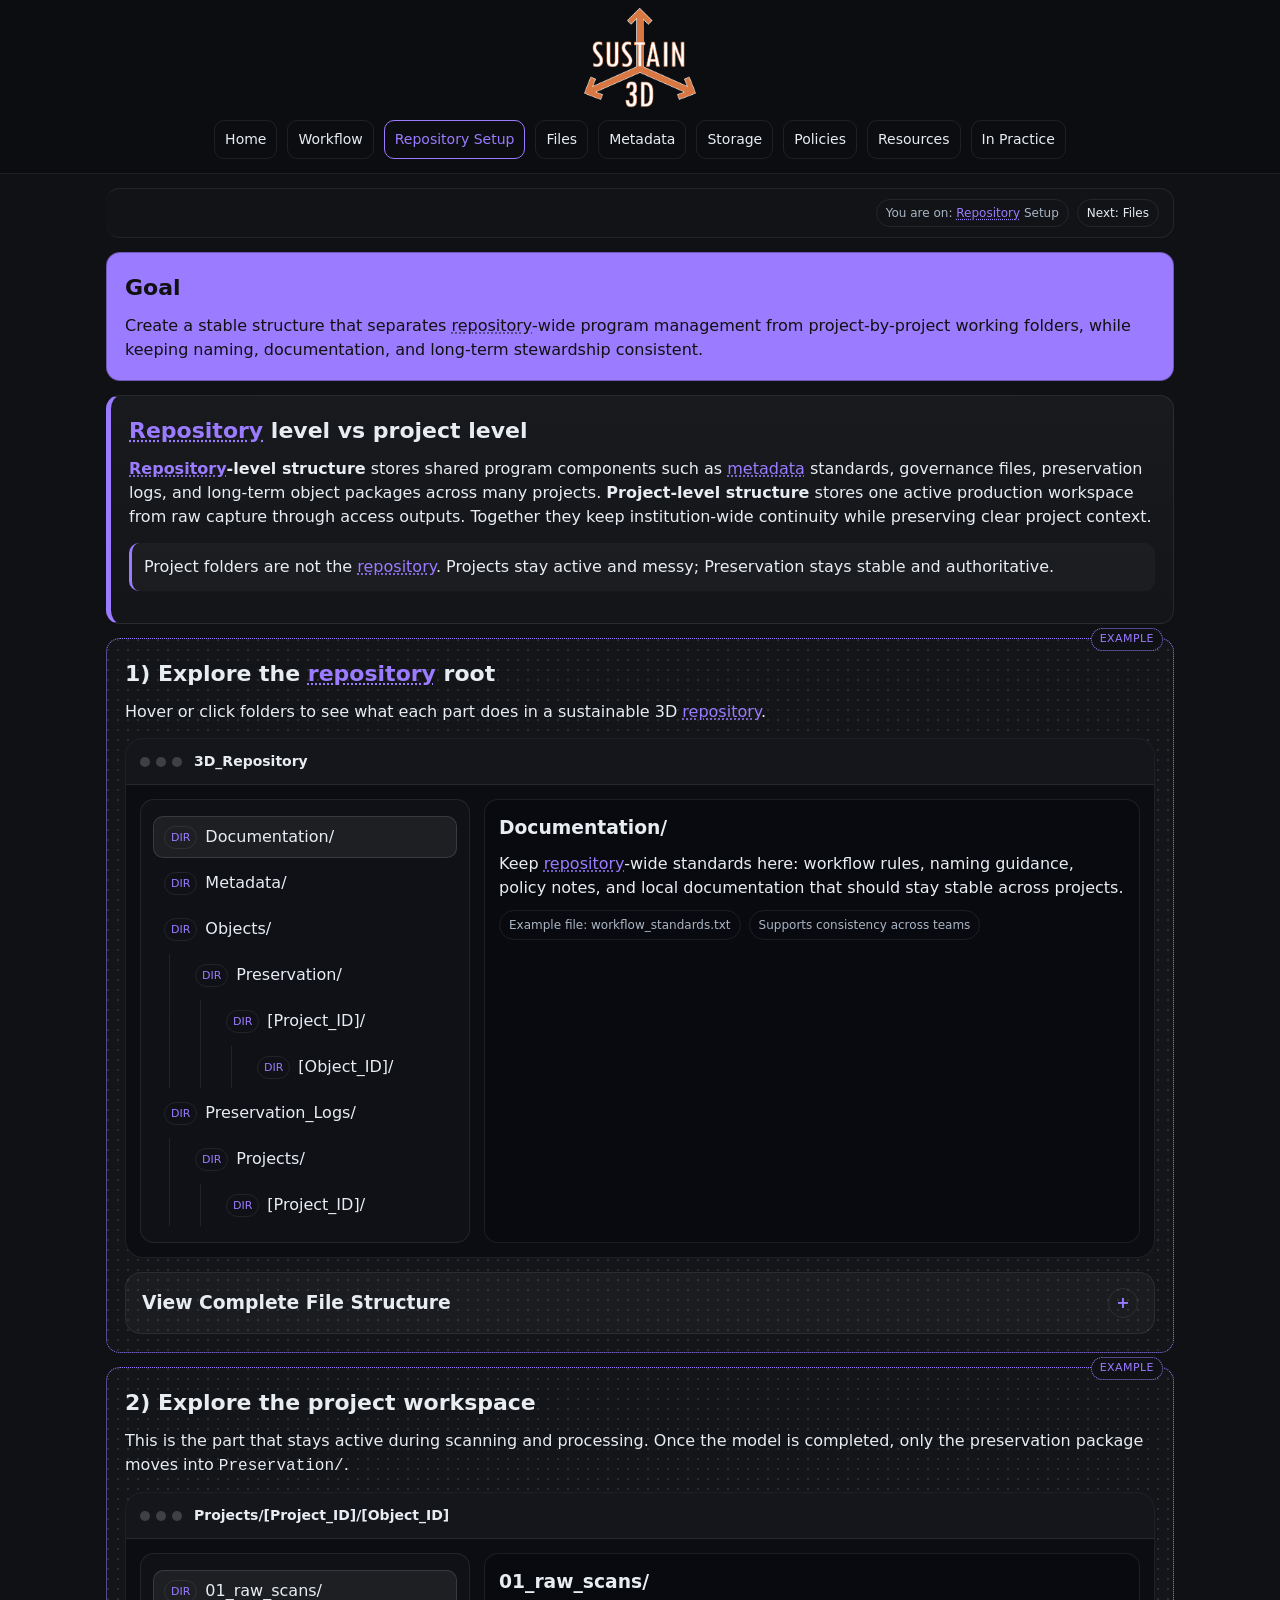
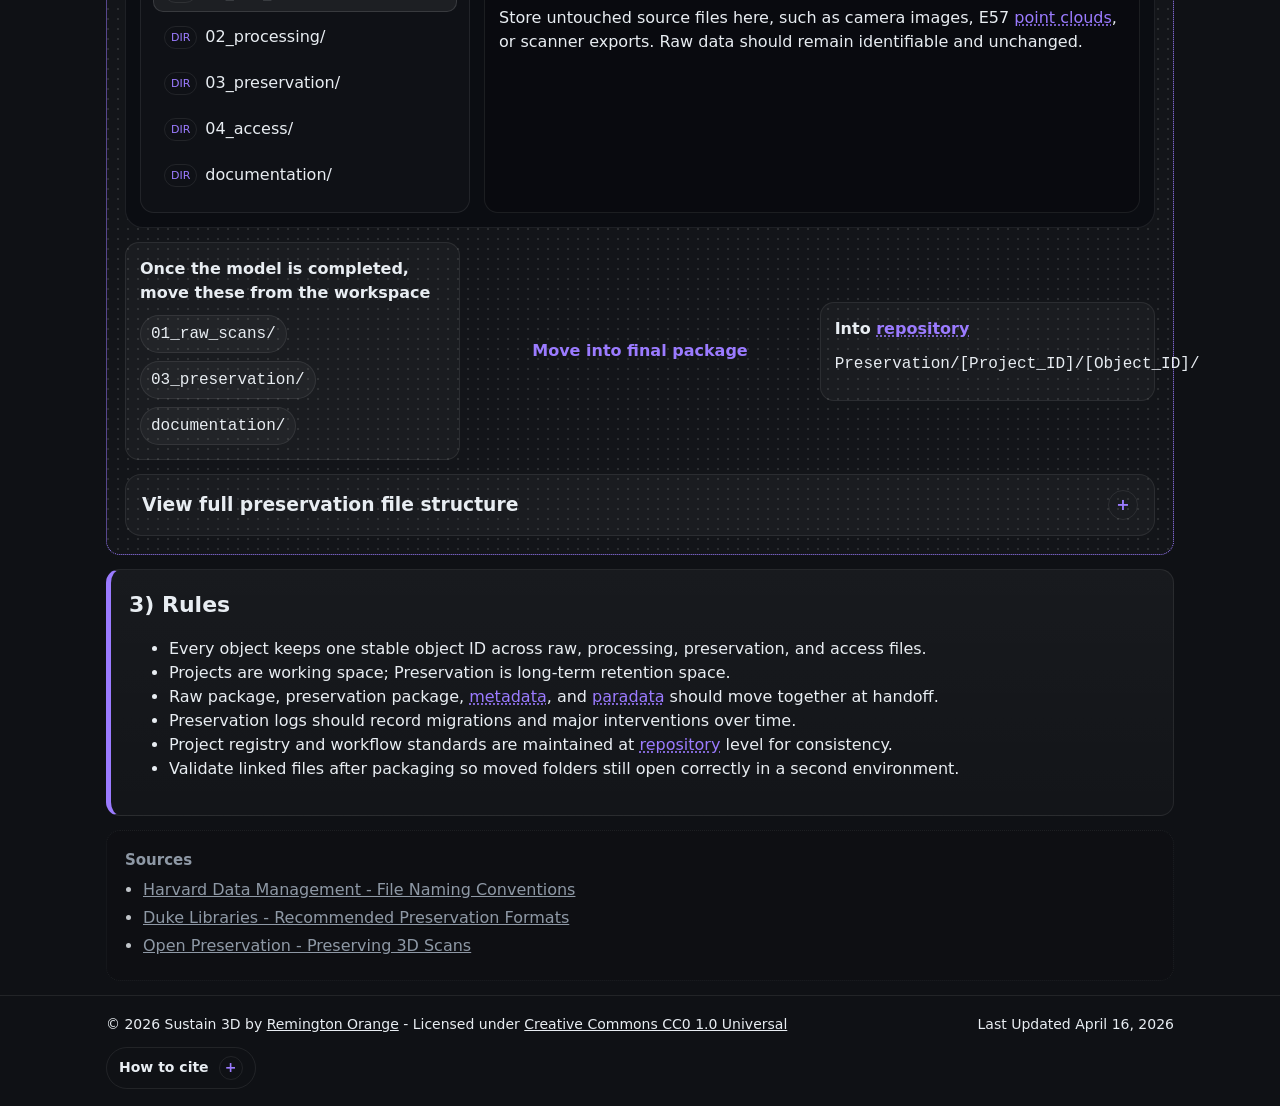
<file: docs/repository.html>
<!doctype html>
<html lang="en">
<head>
  <meta charset="utf-8" />
  <meta name="viewport" content="width=device-width,initial-scale=1" />
  <title>Sustain 3D - Repository Setup</title>
  <meta name="description" content="How to set up a small 3D repository and manage files over time." />
  <link rel="icon" href="./assets/Sustain3d_logoSmall.ico" type="image/x-icon">
  <link rel="stylesheet" href="./css/style.css">
</head>

<body class="page-repo">
  <div id="site-header"></div>

  <main class="wrap">
    <section class="card start-here">
      <div class="next">
        <span class="chip">You are on: Repository Setup</span>
        <a class="chip chip-link" href="./files.html">Next: Files</a>
      </div>
    </section>

    <section class="card flow-banner goal-banner">
      <h2>Goal</h2>
      <p>Create a stable structure that separates repository-wide program management from project-by-project working folders, while keeping naming, documentation, and long-term stewardship consistent.</p>
    </section>

    <section class="card area">
      <h2>Repository level vs project level</h2>
      <p><strong>Repository-level structure</strong> stores shared program components such as metadata standards, governance files, preservation logs, and long-term object packages across many projects. <strong>Project-level structure</strong> stores one active production workspace from raw capture through access outputs. Together they keep institution-wide continuity while preserving clear project context.</p>
      <div class="callout">
        Project folders are not the repository. Projects stay active and messy; Preservation stays stable and authoritative.
      </div>
    </section>

    <section class="card area example-box">
      <h2>1) Explore the repository root</h2>
      <p>Hover or click folders to see what each part does in a sustainable 3D repository.</p>

      <div class="window-shell" data-explainer="repository-root">
        <div class="window-bar">
          <div class="window-dots"><span></span><span></span><span></span></div>
          <strong class="window-title">3D_Repository</strong>
        </div>

        <div class="file-explorer-body">
          <div class="file-tree">
            <button type="button" class="tree-node" data-explainer-target="repo-documentation"><span class="node-kind">DIR</span>Documentation/</button>
            <button type="button" class="tree-node" data-explainer-target="repo-metadata"><span class="node-kind">DIR</span>Metadata/</button>
            <button type="button" class="tree-node" data-explainer-target="repo-objects"><span class="node-kind">DIR</span>Objects/</button>
            <div class="tree-group">
              <button type="button" class="tree-node" data-explainer-target="repo-preservation"><span class="node-kind">DIR</span>Preservation/</button>
              <div class="tree-group">
                <div class="tree-static"><span class="node-kind">DIR</span>[Project_ID]/</div>
                <div class="tree-group">
                  <div class="tree-static"><span class="node-kind">DIR</span>[Object_ID]/</div>
                </div>
              </div>
            </div>
            <button type="button" class="tree-node" data-explainer-target="repo-logs"><span class="node-kind">DIR</span>Preservation_Logs/</button>
            <div class="tree-group">
              <button type="button" class="tree-node" data-explainer-target="repo-projects"><span class="node-kind">DIR</span>Projects/</button>
              <div class="tree-group">
                <div class="tree-static"><span class="node-kind">DIR</span>[Project_ID]/</div>
              </div>
            </div>
          </div>

          <div class="tree-detail">
            <article class="explainer-panel" data-explainer-panel="repo-documentation">
              <h3>Documentation/</h3>
              <p>Keep repository-wide standards here: workflow rules, naming guidance, policy notes, and local documentation that should stay stable across projects.</p>
              <div class="explainer-meta">
                <span class="meta-chip">Example file: workflow_standards.txt</span>
                <span class="meta-chip">Supports consistency across teams</span>
              </div>
            </article>
            <article class="explainer-panel" data-explainer-panel="repo-metadata">
              <h3>Metadata/</h3>
              <p>This is the central control layer for shared registries, schemas, and project tracking files. It helps prevent metadata from being stranded inside one project folder.</p>
              <div class="explainer-meta">
                <span class="meta-chip">Example file: project_registry.json</span>
                <span class="meta-chip">Can also point to shared vocabularies</span>
              </div>
            </article>
            <article class="explainer-panel" data-explainer-panel="repo-objects">
              <h3>Objects/</h3>
              <p>Use this area for durable object identities and optional long-term groupings. It helps separate intellectual identity from short-lived project activity.</p>
              <div class="explainer-meta">
                <span class="meta-chip">Best for object collections that outlive one project</span>
              </div>
            </article>
            <article class="explainer-panel" data-explainer-panel="repo-preservation">
              <h3>Preservation/</h3>
              <p>This is the long-term retention space. Store raw packages, preservation masters, and the metadata/paradata needed to interpret them later.</p>
              <div class="explainer-meta">
                <span class="meta-chip">Authoritative package</span>
                <span class="meta-chip">Keep linked files together</span>
              </div>
            </article>
            <article class="explainer-panel" data-explainer-panel="repo-logs">
              <h3>Preservation_Logs/</h3>
              <p>Track migrations, preservation actions, and major interventions over time. This folder makes stewardship visible instead of leaving it as informal memory.</p>
              <div class="explainer-meta">
                <span class="meta-chip">Example files: migration_records.txt</span>
              </div>
            </article>
            <article class="explainer-panel" data-explainer-panel="repo-projects">
              <h3>Projects/</h3>
              <p>Projects are active workspaces. They can include raw capture, in-progress processing, access copies, and notes while work is still underway.</p>
              <div class="explainer-meta">
                <span class="meta-chip">Working space, not final preservation space</span>
              </div>
            </article>
          </div>
        </div>
      </div>

      <details class="reveal-card compact-reveal">
        <summary class="reveal-summary">
          <div>
            <h3>View Complete File Structure</h3>
          </div>
        </summary>
        <div class="reveal-body">
          <pre class="codeblock"><code>3D_Repository/
  Documentation/
    workflow_standards.txt

  Metadata/
    project_registry.json

  Objects/

  Preservation/
    [Project_ID]/
      [Object_ID]/
        [Object_ID]__v##_raw/
        [Object_ID]_v##_pres/
        [Object_ID]_Metadata.txt

  Preservation_Logs/
    migration_records.txt

  Projects/
    [Project_ID]/
      [Object_ID]/
        01_raw_scans/
        02_processing/
        03_preservation/
        04_access/
        documentation/
</code></pre>
        </div>
      </details>
    </section>

    <section class="card area example-box">
      <h2>2) Explore the project workspace</h2>
      <p>This is the part that stays active during scanning and processing. Once the model is completed, only the preservation package moves into <code>Preservation/</code>.</p>

      <div class="window-shell" data-explainer="workspace-tree">
        <div class="window-bar">
          <div class="window-dots"><span></span><span></span><span></span></div>
          <strong class="window-title">Projects/[Project_ID]/[Object_ID]</strong>
        </div>

        <div class="file-explorer-body">
          <div class="file-tree">
            <button type="button" class="tree-node" data-explainer-target="workspace-raw"><span class="node-kind">DIR</span>01_raw_scans/</button>
            <button type="button" class="tree-node" data-explainer-target="workspace-processing"><span class="node-kind">DIR</span>02_processing/</button>
            <button type="button" class="tree-node" data-explainer-target="workspace-preservation"><span class="node-kind">DIR</span>03_preservation/</button>
            <button type="button" class="tree-node" data-explainer-target="workspace-access"><span class="node-kind">DIR</span>04_access/</button>
            <button type="button" class="tree-node" data-explainer-target="workspace-docs"><span class="node-kind">DIR</span>documentation/</button>
          </div>

          <div class="tree-detail">
            <article class="explainer-panel" data-explainer-panel="workspace-raw">
              <h3>01_raw_scans/</h3>
              <p>Store untouched source files here, such as camera images, E57 point clouds, or scanner exports. Raw data should remain identifiable and unchanged.</p>
            </article>
            <article class="explainer-panel" data-explainer-panel="workspace-processing">
              <h3>02_processing/</h3>
              <p>Use this folder for alignment, cleanup, intermediate saves, and milestone outputs. This is where version growth usually happens.</p>
            </article>
            <article class="explainer-panel" data-explainer-panel="workspace-preservation">
              <h3>03_preservation/</h3>
              <p>Place finalized high-fidelity exports here before handoff. These files should be the preservation-ready package, not the whole working mess.</p>
            </article>
            <article class="explainer-panel" data-explainer-panel="workspace-access">
              <h3>04_access/</h3>
              <p>Optimized derivatives for the web, teaching, or outreach belong here. Keeping them separate prevents access copies from being mistaken for masters.</p>
            </article>
            <article class="explainer-panel" data-explainer-panel="workspace-docs">
              <h3>documentation/</h3>
              <p>Keep object metadata, paradata, software/version notes, and validation notes here while work is active so they can move with the preservation package later.</p>
            </article>
          </div>
        </div>
      </div>

      <div class="handoff-strip">
        <div class="handoff-card">
          <strong>Once the model is completed, move these from the workspace</strong>
          <div class="handoff-items">
            <span class="code-chip"><code>01_raw_scans/</code></span>
            <span class="code-chip"><code>03_preservation/</code></span>
            <span class="code-chip"><code>documentation/</code></span>
          </div>
        </div>
        <div class="handoff-arrow">Move into final package</div>
        <div class="handoff-card">
          <strong>Into repository</strong>
          <p><code>Preservation/[Project_ID]/[Object_ID]/</code></p>
        </div>
      </div>

      <details class="reveal-card compact-reveal">
        <summary class="reveal-summary">
          <div>
            <h3>View full preservation file structure</h3>
          </div>
        </summary>
        <div class="reveal-body">
          <pre class="codeblock"><code>Preservation/
  [Project_ID]/
    [Object_ID]/
      [Object_ID]__v##_raw/
      [Object_ID]_v##_pres/
      [Object_ID]_Metadata.txt
</code></pre>
        </div>
      </details>
    </section>

    <section class="card area">
      <h2>3) Rules</h2>
      <ul>
        <li>Every object keeps one stable object ID across raw, processing, preservation, and access files.</li>
        <li>Projects are working space; Preservation is long-term retention space.</li>
        <li>Raw package, preservation package, metadata, and paradata should move together at handoff.</li>
        <li>Preservation logs should record migrations and major interventions over time.</li>
        <li>Project registry and workflow standards are maintained at repository level for consistency.</li>
        <li>Validate linked files after packaging so moved folders still open correctly in a second environment.</li>
      </ul>
    </section>
  </main>

  <div id="site-footer"></div>
  <script src="./js/loadHeader.js"></script>
</body>
</html>
</file>
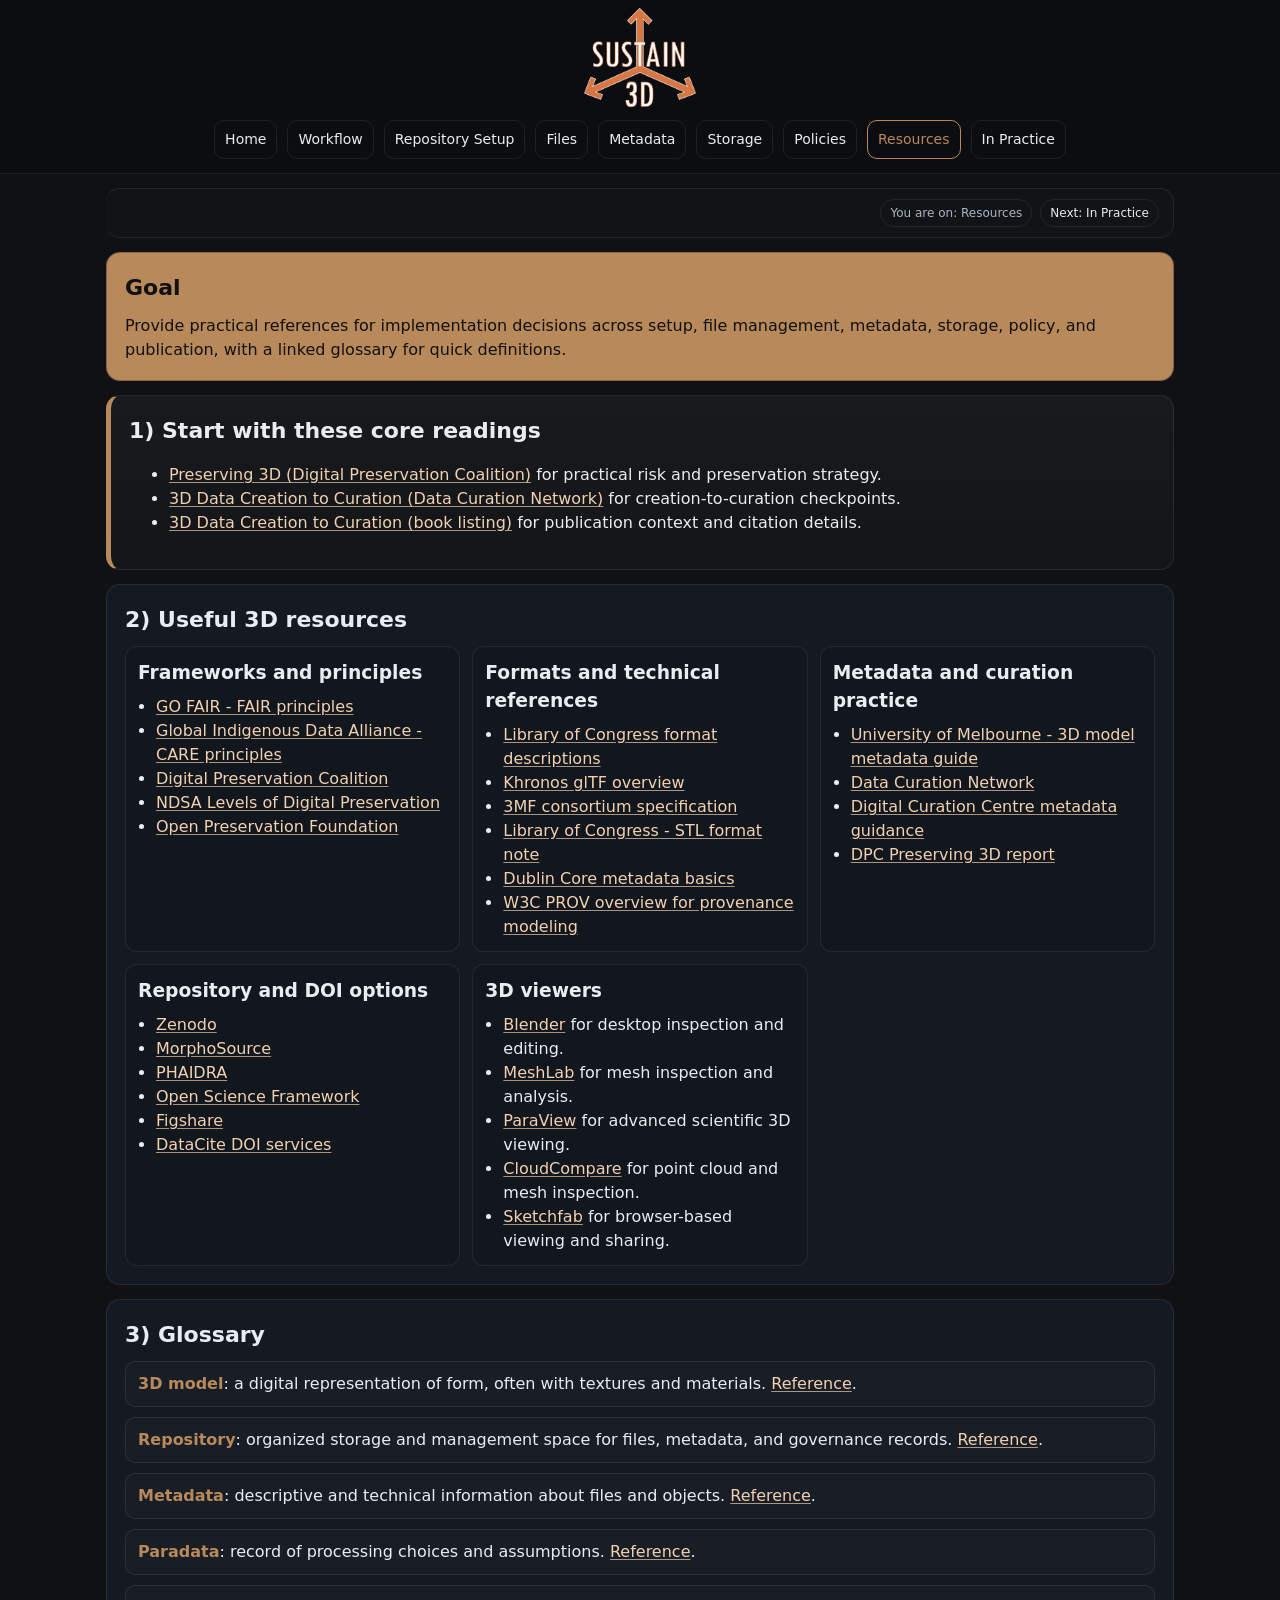
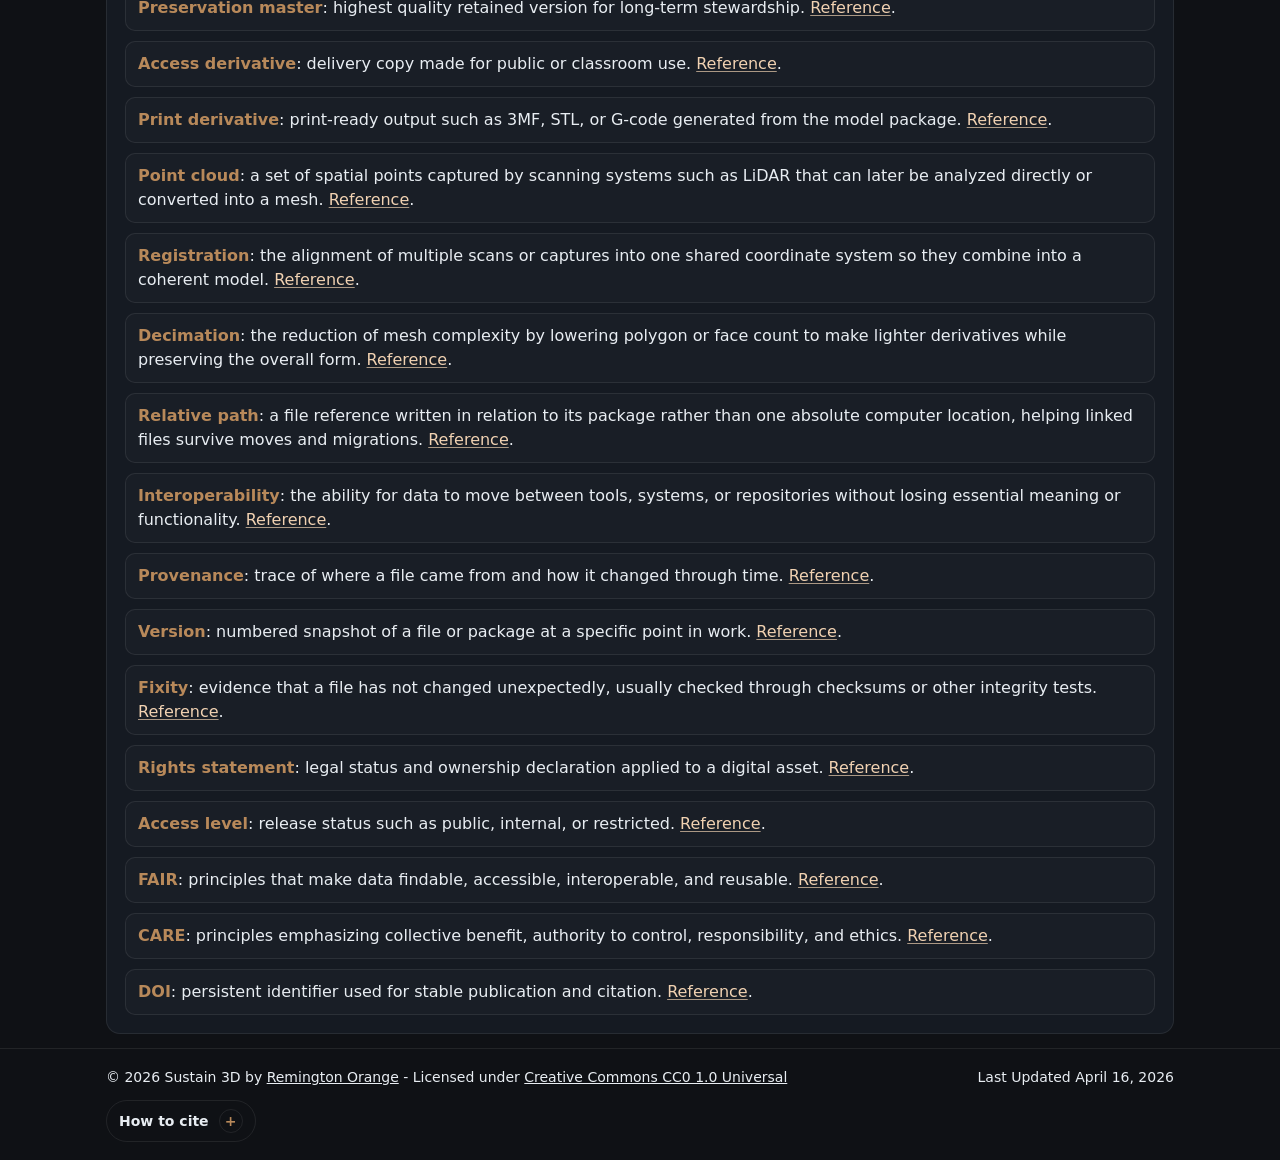
<file: docs/resources.html>
<!doctype html>
<html lang="en">
<head>
  <meta charset="utf-8" />
  <meta name="viewport" content="width=device-width,initial-scale=1" />
  <title>Sustain 3D - Resources</title>
  <meta name="description" content="Useful 3D references, publication tools, storage options, and glossary terms." />
  <link rel="icon" href="./assets/Sustain3d_logoSmall.ico" type="image/x-icon">
  <link rel="stylesheet" href="./css/style.css">
</head>

<body class="page-resources">
  <div id="site-header"></div>

  <main class="wrap">
    <section class="card start-here">
      <div class="next">
        <span class="chip">You are on: Resources</span>
        <a class="chip chip-link" href="./in-practice.html">Next: In Practice</a>
      </div>
    </section>

    <section class="card flow-banner goal-banner">
      <h2>Goal</h2>
      <p>Provide practical references for implementation decisions across setup, file management, metadata, storage, policy, and publication, with a linked glossary for quick definitions.</p>
    </section>

    <section class="card area">
      <h2>1) Start with these core readings</h2>
      <ul>
        <li><a href="https://www.dpconline.org/docs/technology-watch-reports/2479-preserving-3d/file" target="_blank" rel="noreferrer">Preserving 3D (Digital Preservation Coalition)</a> for practical risk and preservation strategy.</li>
        <li><a href="https://datacuration.network/outputs/workflows/" target="_blank" rel="noreferrer">3D Data Creation to Curation (Data Curation Network)</a> for creation-to-curation checkpoints.</li>
        <li><a href="https://books.google.com/books/about/3D_Data_Creation_to_Curation.html?id=aTM3zwEACAAJ" target="_blank" rel="noreferrer">3D Data Creation to Curation (book listing)</a> for publication context and citation details.</li>
      </ul>
    </section>

    <section class="card">
      <h2>2) Useful 3D resources</h2>
      <div class="resource-groups">
        <article class="resource-group">
          <h3>Frameworks and principles</h3>
          <ul>
            <li><a href="https://www.go-fair.org/fair-principles/" target="_blank" rel="noreferrer">GO FAIR - FAIR principles</a></li>
            <li><a href="https://www.gida-global.org/care" target="_blank" rel="noreferrer">Global Indigenous Data Alliance - CARE principles</a></li>
            <li><a href="https://www.dpconline.org/" target="_blank" rel="noreferrer">Digital Preservation Coalition</a></li>
            <li><a href="https://www.digitalpreservation.gov/ndsa/activities/levels.html" target="_blank" rel="noreferrer">NDSA Levels of Digital Preservation</a></li>
            <li><a href="https://openpreservation.org/" target="_blank" rel="noreferrer">Open Preservation Foundation</a></li>
          </ul>
        </article>

        <article class="resource-group">
          <h3>Formats and technical references</h3>
          <ul>
            <li><a href="https://www.loc.gov/preservation/digital/formats/fdd/" target="_blank" rel="noreferrer">Library of Congress format descriptions</a></li>
            <li><a href="https://www.khronos.org/gltf/" target="_blank" rel="noreferrer">Khronos glTF overview</a></li>
            <li><a href="https://www.3mf.io/specification/" target="_blank" rel="noreferrer">3MF consortium specification</a></li>
            <li><a href="https://www.loc.gov/preservation/digital/formats/fdd/fdd000504.shtml" target="_blank" rel="noreferrer">Library of Congress - STL format note</a></li>
            <li><a href="https://www.dublincore.org/specifications/dublin-core/" target="_blank" rel="noreferrer">Dublin Core metadata basics</a></li>
            <li><a href="https://www.w3.org/TR/prov-overview/" target="_blank" rel="noreferrer">W3C PROV overview for provenance modeling</a></li>
          </ul>
        </article>

        <article class="resource-group">
          <h3>Metadata and curation practice</h3>
          <ul>
            <li><a href="https://lms.unimelb.edu.au/staff/guides/pedestal-3d/3d-model-metadata-guide" target="_blank" rel="noreferrer">University of Melbourne - 3D model metadata guide</a></li>
            <li><a href="https://datacurationnetwork.org/" target="_blank" rel="noreferrer">Data Curation Network</a></li>
            <li><a href="https://www.dcc.ac.uk/guidance/standards/metadata" target="_blank" rel="noreferrer">Digital Curation Centre metadata guidance</a></li>
            <li><a href="https://www.dpconline.org/docs/technology-watch-reports/2479-preserving-3d/file" target="_blank" rel="noreferrer">DPC Preserving 3D report</a></li>
          </ul>
        </article>

        <article class="resource-group">
          <h3>Repository and DOI options</h3>
          <ul>
            <li><a href="https://zenodo.org/" target="_blank" rel="noreferrer">Zenodo</a></li>
            <li><a href="https://www.morphosource.org/" target="_blank" rel="noreferrer">MorphoSource</a></li>
            <li><a href="https://phaidra.org/" target="_blank" rel="noreferrer">PHAIDRA</a></li>
            <li><a href="https://osf.io/" target="_blank" rel="noreferrer">Open Science Framework</a></li>
            <li><a href="https://figshare.com/" target="_blank" rel="noreferrer">Figshare</a></li>
            <li><a href="https://datacite.org/" target="_blank" rel="noreferrer">DataCite DOI services</a></li>
          </ul>
        </article>

        <article class="resource-group">
          <h3>3D viewers</h3>
          <ul>
            <li><a href="https://www.blender.org/" target="_blank" rel="noreferrer">Blender</a> for desktop inspection and editing.</li>
            <li><a href="https://www.meshlab.net/" target="_blank" rel="noreferrer">MeshLab</a> for mesh inspection and analysis.</li>
            <li><a href="https://www.paraview.org/" target="_blank" rel="noreferrer">ParaView</a> for advanced scientific 3D viewing.</li>
            <li><a href="https://www.cloudcompare.org/" target="_blank" rel="noreferrer">CloudCompare</a> for point cloud and mesh inspection.</li>
            <li><a href="https://sketchfab.com/" target="_blank" rel="noreferrer">Sketchfab</a> for browser-based viewing and sharing.</li>
          </ul>
        </article>

      </div>
    </section>

    <section class="card">
      <h2>3) Glossary</h2>
      <div class="glossary">
        <div class="term" id="term-3d-model"><strong>3D model</strong>: a digital representation of form, often with textures and materials. <a href="https://en.wikipedia.org/wiki/3D_modeling" target="_blank" rel="noreferrer">Reference</a>.</div>
        <div class="term" id="term-repository"><strong>Repository</strong>: organized storage and management space for files, metadata, and governance records. <a href="https://en.wikipedia.org/wiki/Repository_(version_control)" target="_blank" rel="noreferrer">Reference</a>.</div>
        <div class="term" id="term-metadata"><strong>Metadata</strong>: descriptive and technical information about files and objects. <a href="https://en.wikipedia.org/wiki/Metadata" target="_blank" rel="noreferrer">Reference</a>.</div>
        <div class="term" id="term-paradata"><strong>Paradata</strong>: record of processing choices and assumptions. <a href="https://en.wikipedia.org/wiki/Paradata" target="_blank" rel="noreferrer">Reference</a>.</div>
        <div class="term" id="term-preservation-master"><strong>Preservation master</strong>: highest quality retained version for long-term stewardship. <a href="https://en.wikipedia.org/wiki/Digital_preservation" target="_blank" rel="noreferrer">Reference</a>.</div>
        <div class="term" id="term-access-derivative"><strong>Access derivative</strong>: delivery copy made for public or classroom use. <a href="https://www.merriam-webster.com/dictionary/derivative" target="_blank" rel="noreferrer">Reference</a>.</div>
        <div class="term" id="term-print-derivative"><strong>Print derivative</strong>: print-ready output such as 3MF, STL, or G-code generated from the model package. <a href="https://en.wikipedia.org/wiki/3D_printing" target="_blank" rel="noreferrer">Reference</a>.</div>
        <div class="term" id="term-point-cloud"><strong>Point cloud</strong>: a set of spatial points captured by scanning systems such as LiDAR that can later be analyzed directly or converted into a mesh. <a href="https://en.wikipedia.org/wiki/Point_cloud" target="_blank" rel="noreferrer">Reference</a>.</div>
        <div class="term" id="term-registration"><strong>Registration</strong>: the alignment of multiple scans or captures into one shared coordinate system so they combine into a coherent model. <a href="https://en.wikipedia.org/wiki/Point_set_registration" target="_blank" rel="noreferrer">Reference</a>.</div>
        <div class="term" id="term-decimation"><strong>Decimation</strong>: the reduction of mesh complexity by lowering polygon or face count to make lighter derivatives while preserving the overall form. <a href="https://en.wikipedia.org/wiki/Polygon_reduction" target="_blank" rel="noreferrer">Reference</a>.</div>
        <div class="term" id="term-relative-path"><strong>Relative path</strong>: a file reference written in relation to its package rather than one absolute computer location, helping linked files survive moves and migrations. <a href="https://en.wikipedia.org/wiki/Path_(computing)" target="_blank" rel="noreferrer">Reference</a>.</div>
        <div class="term" id="term-interoperability"><strong>Interoperability</strong>: the ability for data to move between tools, systems, or repositories without losing essential meaning or functionality. <a href="https://en.wikipedia.org/wiki/Interoperability" target="_blank" rel="noreferrer">Reference</a>.</div>
        <div class="term" id="term-provenance"><strong>Provenance</strong>: trace of where a file came from and how it changed through time. <a href="https://en.wikipedia.org/wiki/Provenance" target="_blank" rel="noreferrer">Reference</a>.</div>
        <div class="term" id="term-version"><strong>Version</strong>: numbered snapshot of a file or package at a specific point in work. <a href="https://en.wikipedia.org/wiki/Version_control" target="_blank" rel="noreferrer">Reference</a>.</div>
        <div class="term" id="term-fixity"><strong>Fixity</strong>: evidence that a file has not changed unexpectedly, usually checked through checksums or other integrity tests. <a href="https://en.wikipedia.org/wiki/File_verification" target="_blank" rel="noreferrer">Reference</a>.</div>
        <div class="term" id="term-rights-statement"><strong>Rights statement</strong>: legal status and ownership declaration applied to a digital asset. <a href="https://rightsstatements.org/" target="_blank" rel="noreferrer">Reference</a>.</div>
        <div class="term" id="term-access-level"><strong>Access level</strong>: release status such as public, internal, or restricted. <a href="https://dictionary.archivists.org/entry/access.html" target="_blank" rel="noreferrer">Reference</a>.</div>
        <div class="term" id="term-fair"><strong>FAIR</strong>: principles that make data findable, accessible, interoperable, and reusable. <a href="https://en.wikipedia.org/wiki/FAIR_data" target="_blank" rel="noreferrer">Reference</a>.</div>
        <div class="term" id="term-care"><strong>CARE</strong>: principles emphasizing collective benefit, authority to control, responsibility, and ethics. <a href="https://www.gida-global.org/care" target="_blank" rel="noreferrer">Reference</a>.</div>
        <div class="term" id="term-doi"><strong>DOI</strong>: persistent identifier used for stable publication and citation. <a href="https://en.wikipedia.org/wiki/Digital_object_identifier" target="_blank" rel="noreferrer">Reference</a>.</div>
      </div>
    </section>
  </main>

  <div id="site-footer"></div>
  <script src="./js/loadHeader.js"></script>
</body>
</html>
</file>
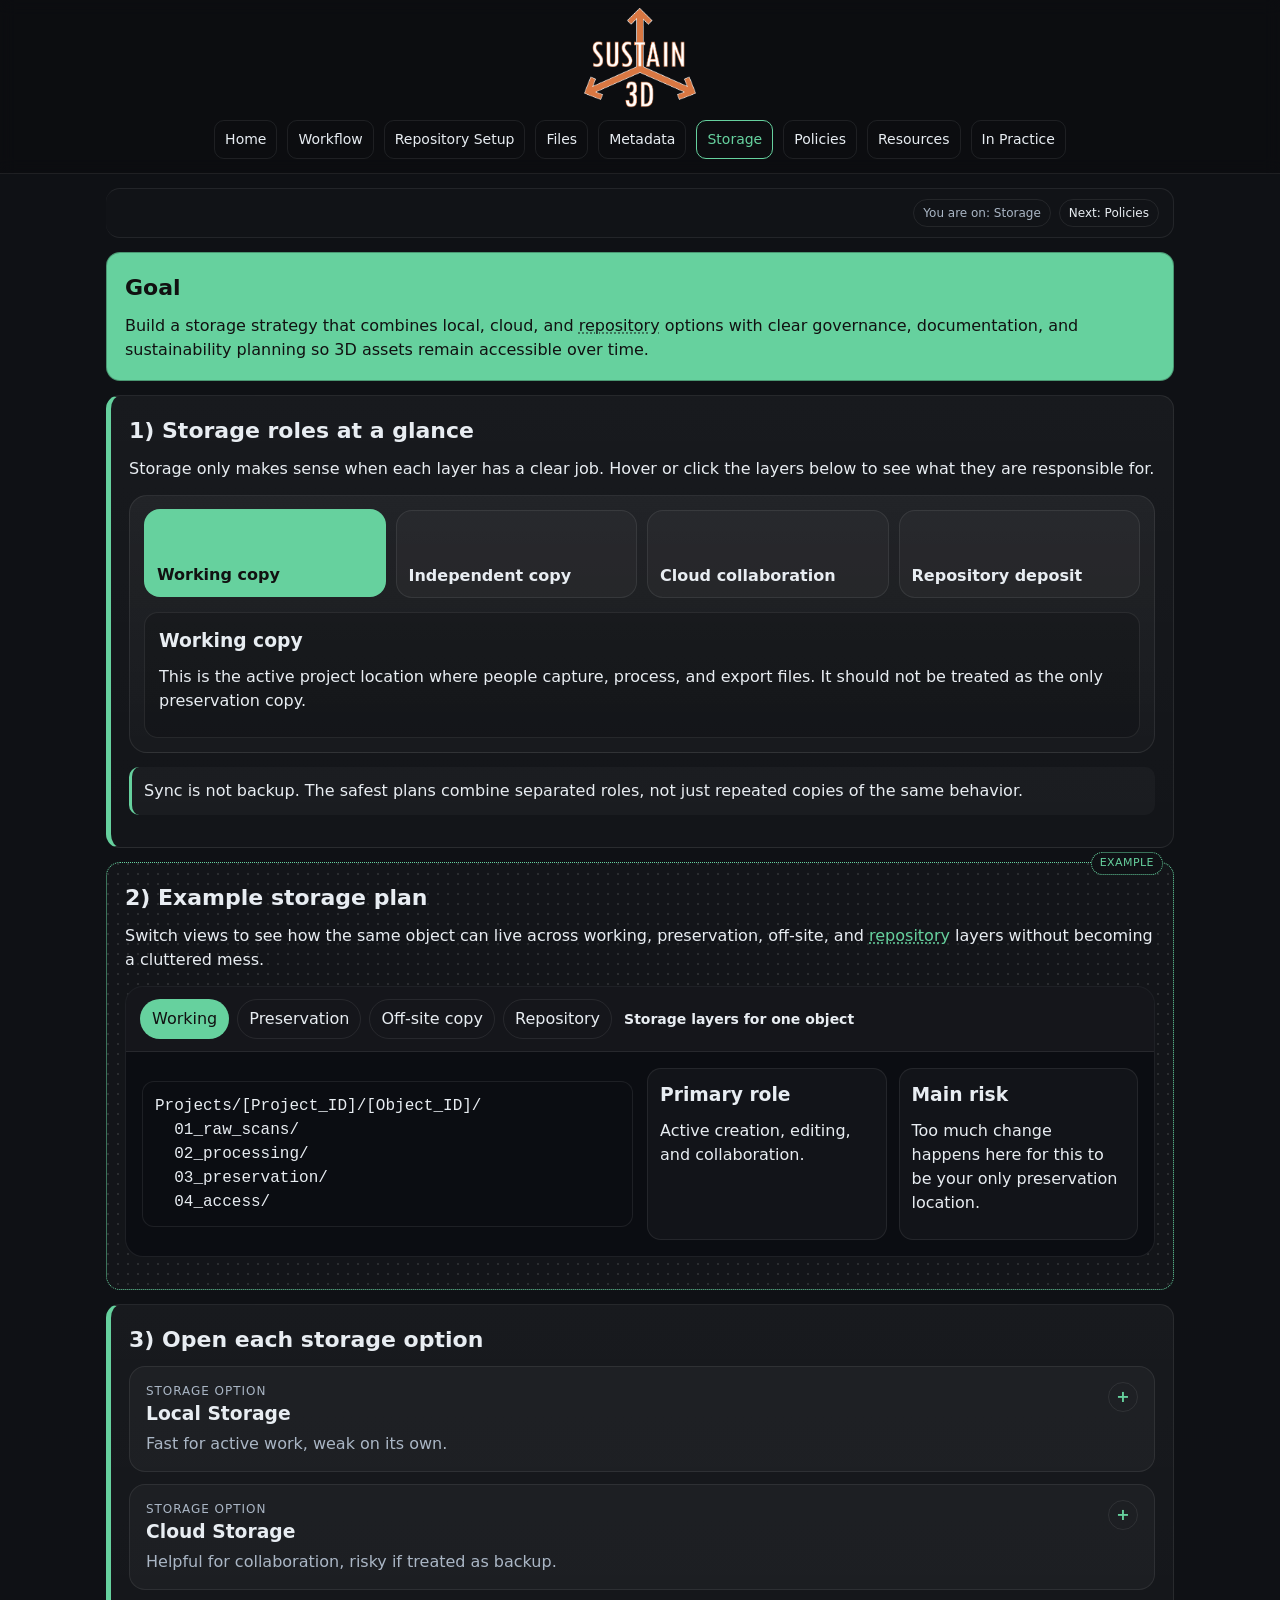
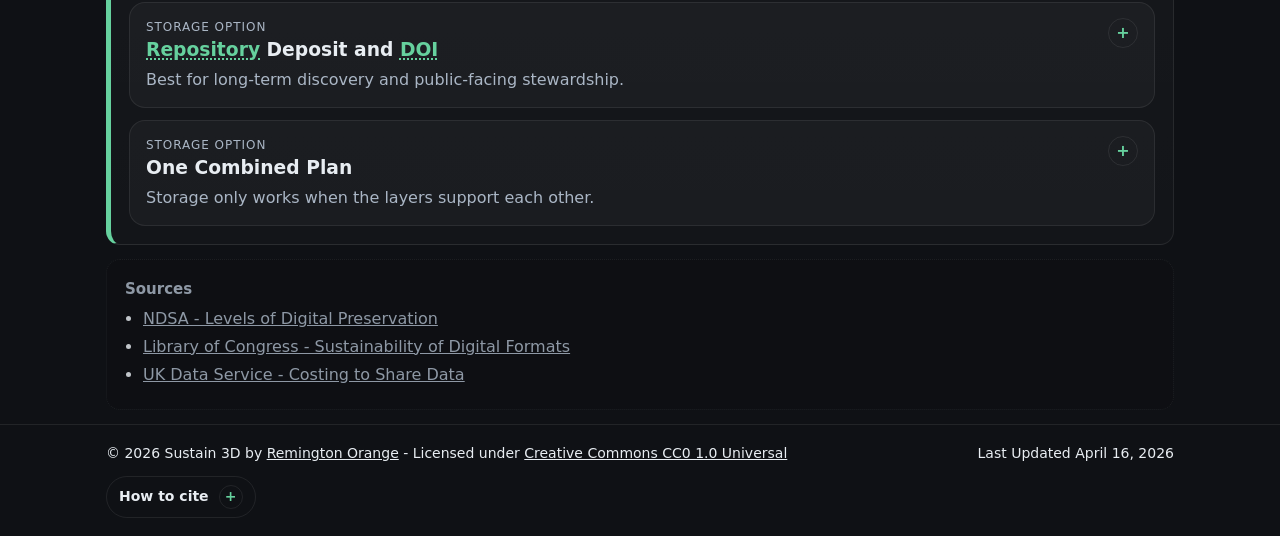
<file: docs/storage.html>
<!doctype html>
<html lang="en">
<head>
  <meta charset="utf-8" />
  <meta name="viewport" content="width=device-width,initial-scale=1" />
  <title>Sustain 3D - Storage</title>
  <meta name="description" content="Storage and copying practices for small 3D repositories." />
  <link rel="icon" href="./assets/Sustain3d_logoSmall.ico" type="image/x-icon">
  <link rel="stylesheet" href="./css/style.css">
</head>

<body class="page-storage">
  <div id="site-header"></div>

  <main class="wrap">
    <section class="card start-here">
      <div class="next">
        <span class="chip">You are on: Storage</span>
        <a class="chip chip-link" href="./policies.html">Next: Policies</a>
      </div>
    </section>

    <section class="card flow-banner goal-banner">
      <h2>Goal</h2>
      <p>Build a storage strategy that combines local, cloud, and repository options with clear governance, documentation, and sustainability planning so 3D assets remain accessible over time.</p>
    </section>

    <section class="card area">
      <h2>1) Storage roles at a glance</h2>
      <p>Storage only makes sense when each layer has a clear job. Hover or click the layers below to see what they are responsible for.</p>

      <div class="explainer" data-explainer="storage-roles">
        <div class="asset-pack" aria-label="Interactive storage roles">
          <button type="button" class="asset-piece" data-explainer-target="role-working">Working copy</button>
          <button type="button" class="asset-piece" data-explainer-target="role-independent">Independent copy</button>
          <button type="button" class="asset-piece" data-explainer-target="role-cloud">Cloud collaboration</button>
          <button type="button" class="asset-piece" data-explainer-target="role-repository">Repository deposit</button>
        </div>
        <div class="explainer-panels">
          <article class="explainer-panel" data-explainer-panel="role-working">
            <h3>Working copy</h3>
            <p>This is the active project location where people capture, process, and export files. It should not be treated as the only preservation copy.</p>
          </article>
          <article class="explainer-panel" data-explainer-panel="role-independent">
            <h3>Independent copy</h3>
            <p>A separate copy protects against device failure, accidental deletion, and corruption. Independence matters more than convenience.</p>
          </article>
          <article class="explainer-panel" data-explainer-panel="role-cloud">
            <h3>Cloud collaboration</h3>
            <p>Cloud tools are useful for access and teamwork, but sync alone is not preservation because it can replicate deletions and corruption too.</p>
          </article>
          <article class="explainer-panel" data-explainer-panel="role-repository">
            <h3>Repository deposit</h3>
            <p>A repository adds governance, curation context, and often persistent identifiers. It is the best public-facing layer when long-term access matters.</p>
          </article>
        </div>
      </div>

      <div class="callout">
        Sync is not backup. The safest plans combine separated roles, not just repeated copies of the same behavior.
      </div>
    </section>

    <section class="card area example-box">
      <h2>2) Example storage plan</h2>
      <p>Switch views to see how the same object can live across working, preservation, off-site, and repository layers without becoming a cluttered mess.</p>

      <div class="window-shell" data-tabset>
        <div class="window-bar">
          <div class="window-tabs">
            <button type="button" class="window-tab" data-tab-trigger="storage-working">Working</button>
            <button type="button" class="window-tab" data-tab-trigger="storage-preservation">Preservation</button>
            <button type="button" class="window-tab" data-tab-trigger="storage-offsite">Off-site copy</button>
            <button type="button" class="window-tab" data-tab-trigger="storage-repository">Repository</button>
          </div>
          <strong class="window-title">Storage layers for one object</strong>
        </div>

        <section data-tab-panel="storage-working">
          <div class="reveal-body split-grid">
            <pre class="codeblock"><code>Projects/[Project_ID]/[Object_ID]/
  01_raw_scans/
  02_processing/
  03_preservation/
  04_access/
</code></pre>
            <div class="info-grid">
              <div class="info-card"><h3>Primary role</h3><p>Active creation, editing, and collaboration.</p></div>
              <div class="info-card"><h3>Main risk</h3><p>Too much change happens here for this to be your only preservation location.</p></div>
            </div>
          </div>
        </section>

        <section data-tab-panel="storage-preservation">
          <div class="reveal-body split-grid">
            <pre class="codeblock"><code>Preservation/[Project_ID]/[Object_ID]/
  [Object_ID]__v##_raw/
  [Object_ID]_v##_pres/
  [Object_ID]_Metadata.txt
</code></pre>
            <div class="info-grid">
              <div class="info-card"><h3>Primary role</h3><p>Authoritative local package for long-term retention.</p></div>
              <div class="info-card"><h3>Main risk</h3><p>If it is stored in only one place, hardware loss can still wipe it out.</p></div>
            </div>
          </div>
        </section>

        <section data-tab-panel="storage-offsite">
          <div class="reveal-body split-grid">
            <pre class="codeblock"><code>Independent copy/
  Preservation/[Project_ID]/[Object_ID]/
  Preservation_Logs/storage_audit_log.csv
</code></pre>
            <div class="info-grid">
              <div class="info-card"><h3>Primary role</h3><p>Protection against local disaster, theft, or media failure.</p></div>
              <div class="info-card"><h3>Main risk</h3><p>If no one checks it, the copy may exist but still be unusable when needed.</p></div>
            </div>
          </div>
        </section>

        <section data-tab-panel="storage-repository">
          <div class="reveal-body split-grid">
            <pre class="codeblock"><code>Repository deposit/
  preservation_package.zip
  metadata record
  DOI landing page
</code></pre>
            <div class="info-grid">
              <div class="info-card"><h3>Primary role</h3><p>Long-term access, discoverability, governance, and citation.</p></div>
              <div class="info-card"><h3>Main risk</h3><p>Identifiers only help when the repository itself has stable stewardship and funding.</p></div>
            </div>
          </div>
        </section>
      </div>
    </section>

    <section class="card area">
      <h2>3) Open each storage option</h2>

      <div class="reveal-stack">
        <details class="reveal-card">
          <summary class="reveal-summary">
            <div>
              <p class="summary-kicker">Storage option</p>
              <h3>Local Storage</h3>
              <p>Fast for active work, weak on its own.</p>
            </div>
          </summary>
          <div class="reveal-body">
            <div class="split-grid">
              <div>
                <h4>What it does well</h4>
                <ul>
                  <li>Supports active capture and processing.</li>
                  <li>Keeps large files close to the people using them.</li>
                </ul>
                <div class="callout">Local storage should be where work happens, not where preservation stops.</div>
              </div>
              <div>
                <h4>Where it fits</h4>
                <p>External drives, lab servers, and departmental shares support everyday workflows, but they still need redundancy and clear documentation.</p>
              </div>
            </div>
            <div class="tier">
              <div class="tier-col"><h4>Good</h4><ul><li>Local storage is used for active work with at least one additional copy.</li><li>Copy destinations are documented.</li></ul></div>
              <div class="tier-col"><h4>Better</h4><ul><li>Local copies are distributed across independent systems.</li><li>Validation and restore checks are scheduled.</li></ul></div>
              <div class="tier-col"><h4>Best</h4><ul><li>Local storage is integrated with policy-driven redundancy.</li><li>Integrity monitoring and migration planning are tracked over time.</li></ul></div>
            </div>
          </div>
        </details>

        <details class="reveal-card">
          <summary class="reveal-summary">
            <div>
              <p class="summary-kicker">Storage option</p>
              <h3>Cloud Storage</h3>
              <p>Helpful for collaboration, risky if treated as backup.</p>
            </div>
          </summary>
          <div class="reveal-body">
            <div class="split-grid">
              <div>
                <h4>What it does well</h4>
                <ul>
                  <li>Makes collaboration and access easier.</li>
                  <li>Adds a geographically separate location.</li>
                </ul>
                <div class="callout">Synchronization can spread mistakes quickly. Keep critical preservation files outside the sync-only layer too.</div>
              </div>
              <div>
                <h4>Where it fits</h4>
                <p>Cloud platforms improve off-site resilience and sharing, but they need governance controls and exit planning.</p>
              </div>
            </div>
            <div class="tier">
              <div class="tier-col"><h4>Good</h4><ul><li>Cloud space is used for access and collaboration.</li><li>Critical files are also stored outside the sync platform.</li></ul></div>
              <div class="tier-col"><h4>Better</h4><ul><li>Cloud workflows define versioning, roles, and retention practices.</li><li>Platform risks and cost growth are documented in planning.</li></ul></div>
              <div class="tier-col"><h4>Best</h4><ul><li>Cloud storage is one layer in a multi-location preservation plan.</li><li>Exit strategy and migration pathways are documented in advance.</li></ul></div>
            </div>
          </div>
        </details>

        <details class="reveal-card">
          <summary class="reveal-summary">
            <div>
              <p class="summary-kicker">Storage option</p>
              <h3>Repository Deposit and DOI</h3>
              <p>Best for long-term discovery and public-facing stewardship.</p>
            </div>
          </summary>
          <div class="reveal-body">
            <div class="split-grid">
              <div>
                <h4>What it does well</h4>
                <ul>
                  <li>Improves findability and citation.</li>
                  <li>Adds stewardship expectations beyond one project folder.</li>
                </ul>
                <div class="callout">A DOI is a promise of managed access, not a substitute for preservation work.</div>
              </div>
              <div>
                <h4>Where it fits</h4>
                <p>Repositories and persistent identifiers matter most when governance, funding, and metadata quality support them.</p>
              </div>
            </div>
            <div class="tier">
              <div class="tier-col"><h4>Good</h4><ul><li>3D assets are deposited in a stable repository service.</li><li><code>doi_status</code> is tracked in project records.</li></ul></div>
              <div class="tier-col"><h4>Better</h4><ul><li>DOIs are reserved before publication.</li><li>Landing page and metadata links are confirmed before release.</li></ul></div>
              <div class="tier-col"><h4>Best</h4><ul><li>Repository governance and funding stability are considered in selection.</li><li>Identifier records stay synchronized with policy and metadata updates.</li></ul></div>
            </div>
          </div>
        </details>

        <details class="reveal-card">
          <summary class="reveal-summary">
            <div>
              <p class="summary-kicker">Storage option</p>
              <h3>One Combined Plan</h3>
              <p>Storage only works when the layers support each other.</p>
            </div>
          </summary>
          <div class="reveal-body">
            <div class="split-grid">
              <div>
                <h4>What to budget for</h4>
                <ul>
                  <li>Storage media and subscription costs</li>
                  <li>Metadata and documentation labor</li>
                  <li>Copy validation, migration, and user support time</li>
                </ul>
              </div>
              <div>
                <h4>Where it fits</h4>
                <p>The strongest plans combine local workflow storage, independent copies, and repository deposit with realistic staffing and cost planning.</p>
              </div>
            </div>
            <div class="tier">
              <div class="tier-col"><h4>Good</h4><ul><li>One local working location plus one independent copy.</li><li>Basic documentation of responsibilities and locations.</li></ul></div>
              <div class="tier-col"><h4>Better</h4><ul><li>Local, cloud/off-site, and repository roles are clearly separated.</li><li>Costs and staffing needs are planned annually.</li></ul></div>
              <div class="tier-col"><h4>Best</h4><ul><li>Storage, governance, and funding are treated as one long-term stewardship program.</li><li>Planned migration and continuity workflows are maintained over time.</li></ul></div>
            </div>
          </div>
        </details>
      </div>
    </section>
  </main>

  <div id="site-footer"></div>
  <script src="./js/loadHeader.js"></script>
</body>
</html>
</file>
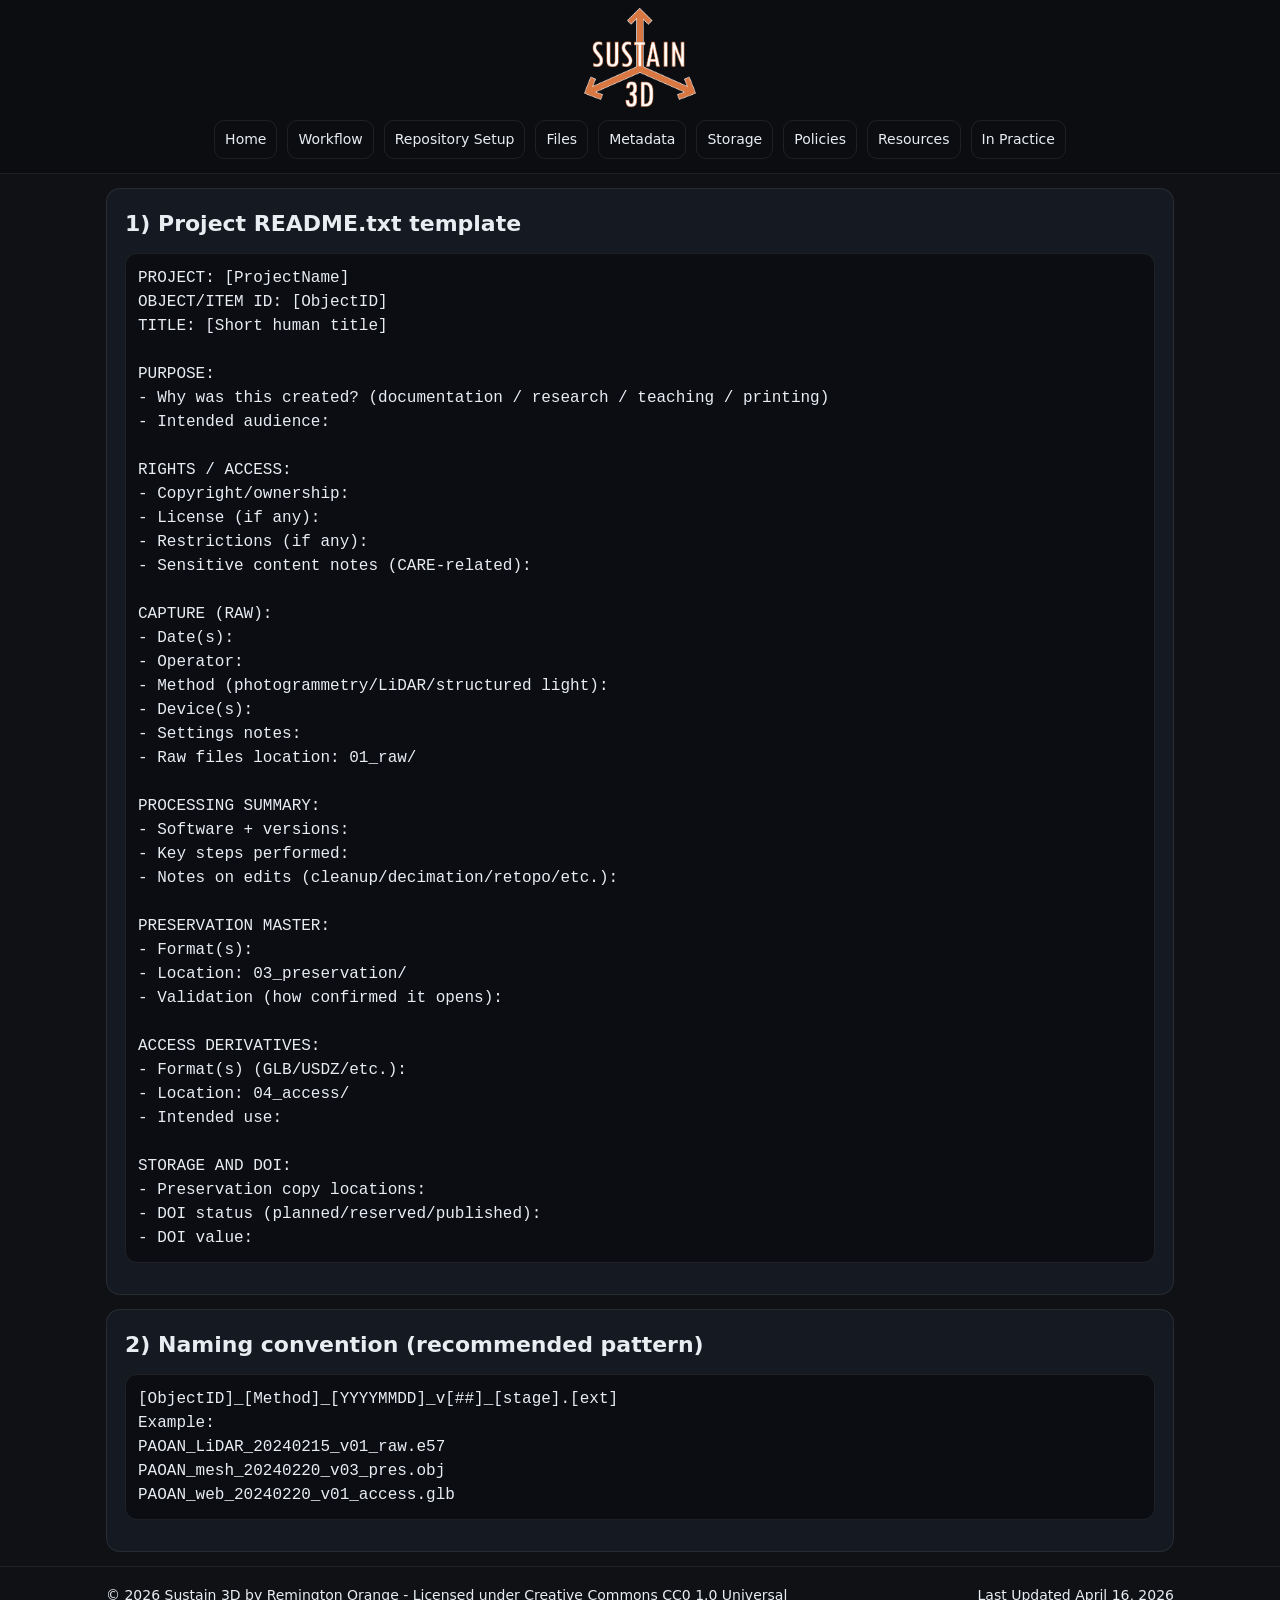
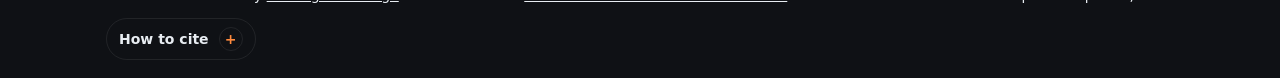
<file: docs/templates.html>
﻿<!doctype html>
<html lang="en">
<head>
  <meta charset="utf-8" />
  <meta name="viewport" content="width=device-width,initial-scale=1" />
  <title>Sustain 3D - Templates</title>
  <meta name="description" content="Copy/paste templates for Sustain 3D workflows." />
  <link rel="icon" href="./assets/Sustain3d_logoSmall.ico" type="image/x-icon">
  <link rel="stylesheet" href="./css/style.css">
</head>

<body>
  <div id="site-header"></div>

  <main class="wrap">
    <section class="card">
      <h2>1) Project README.txt template</h2>
      <pre class="codeblock"><code>PROJECT: [ProjectName]
OBJECT/ITEM ID: [ObjectID]
TITLE: [Short human title]

PURPOSE:
- Why was this created? (documentation / research / teaching / printing)
- Intended audience:

RIGHTS / ACCESS:
- Copyright/ownership:
- License (if any):
- Restrictions (if any):
- Sensitive content notes (CARE-related):

CAPTURE (RAW):
- Date(s):
- Operator:
- Method (photogrammetry/LiDAR/structured light):
- Device(s):
- Settings notes:
- Raw files location: 01_raw/

PROCESSING SUMMARY:
- Software + versions:
- Key steps performed:
- Notes on edits (cleanup/decimation/retopo/etc.):

PRESERVATION MASTER:
- Format(s):
- Location: 03_preservation/
- Validation (how confirmed it opens):

ACCESS DERIVATIVES:
- Format(s) (GLB/USDZ/etc.):
- Location: 04_access/
- Intended use:

STORAGE AND DOI:
- Preservation copy locations:
- DOI status (planned/reserved/published):
- DOI value:
</code></pre>
    </section>

    <section class="card">
      <h2>2) Naming convention (recommended pattern)</h2>
      <pre class="codeblock"><code>[ObjectID]_[Method]_[YYYYMMDD]_v[##]_[stage].[ext]
Example:
PAOAN_LiDAR_20240215_v01_raw.e57
PAOAN_mesh_20240220_v03_pres.obj
PAOAN_web_20240220_v01_access.glb
</code></pre>
    </section>
  </main>

  <div id="site-footer"></div>
  <script src="./js/loadHeader.js"></script>
</body>
</html>
</file>
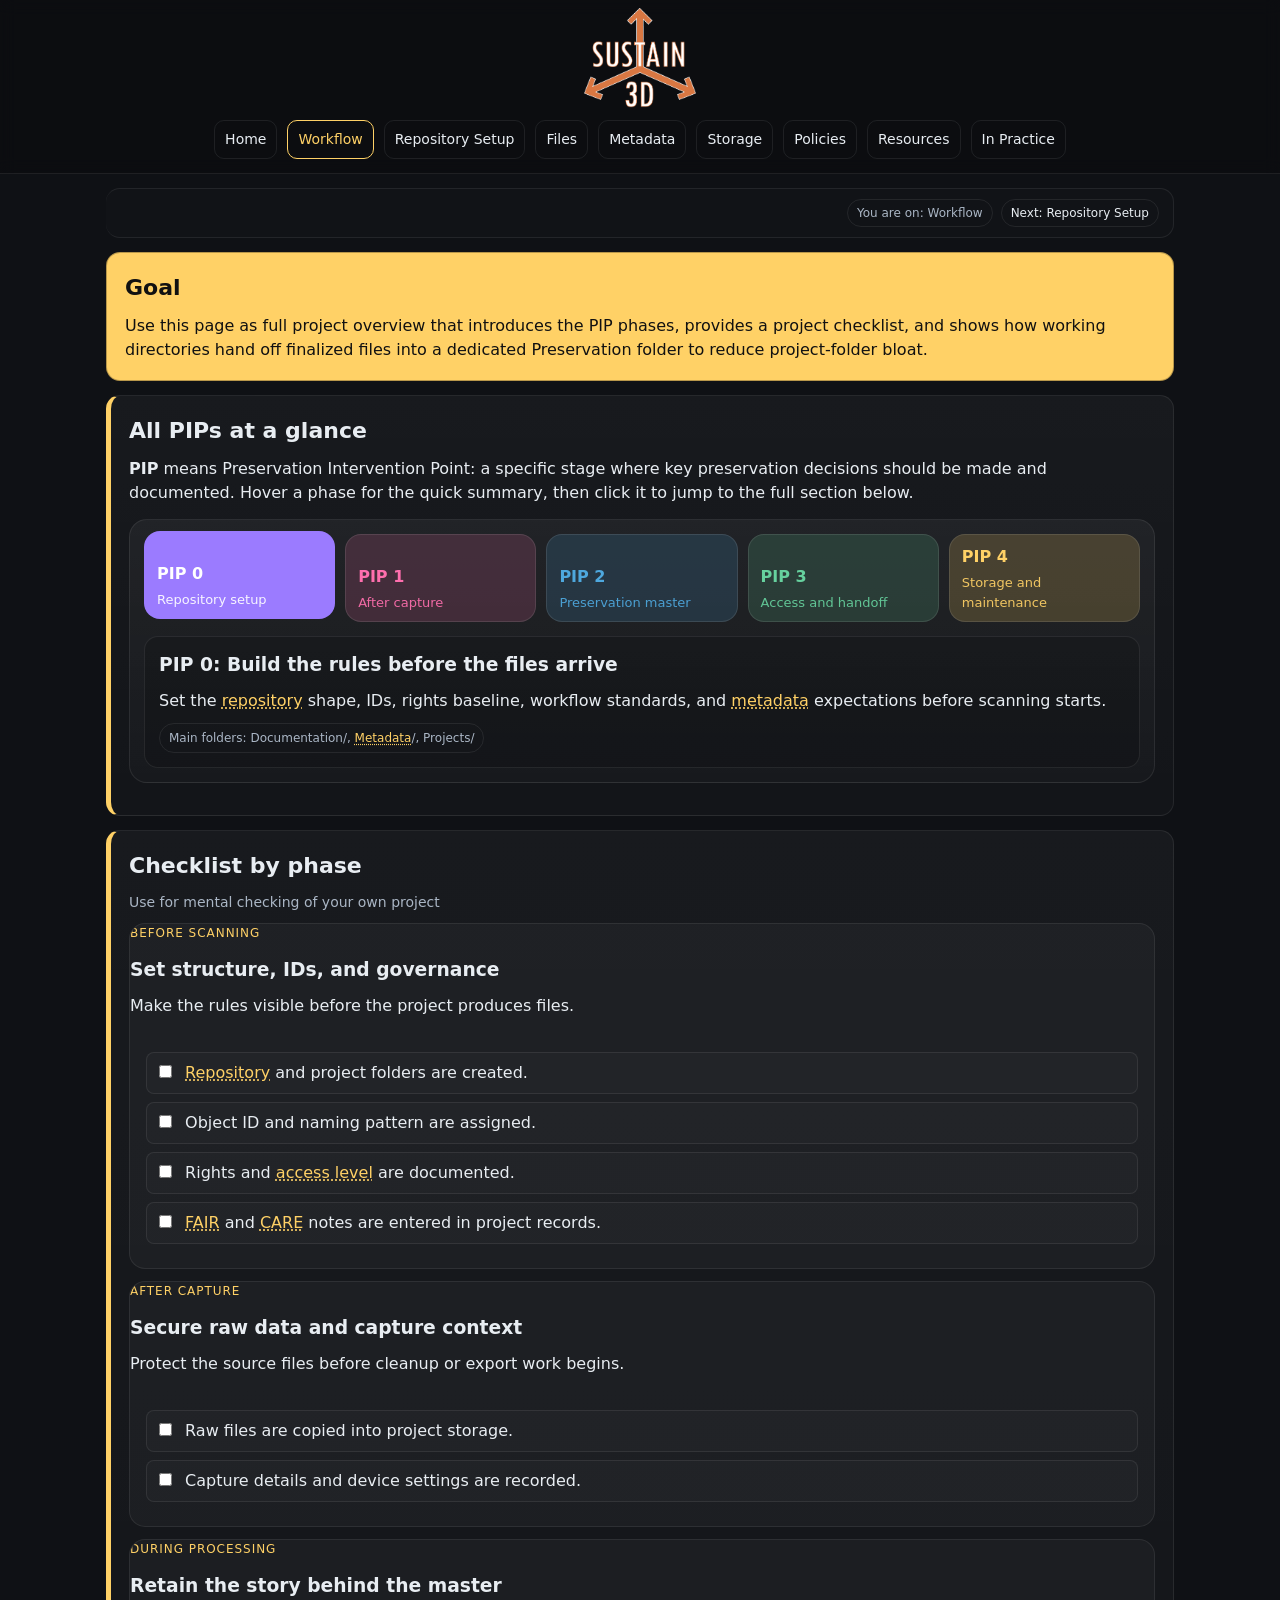
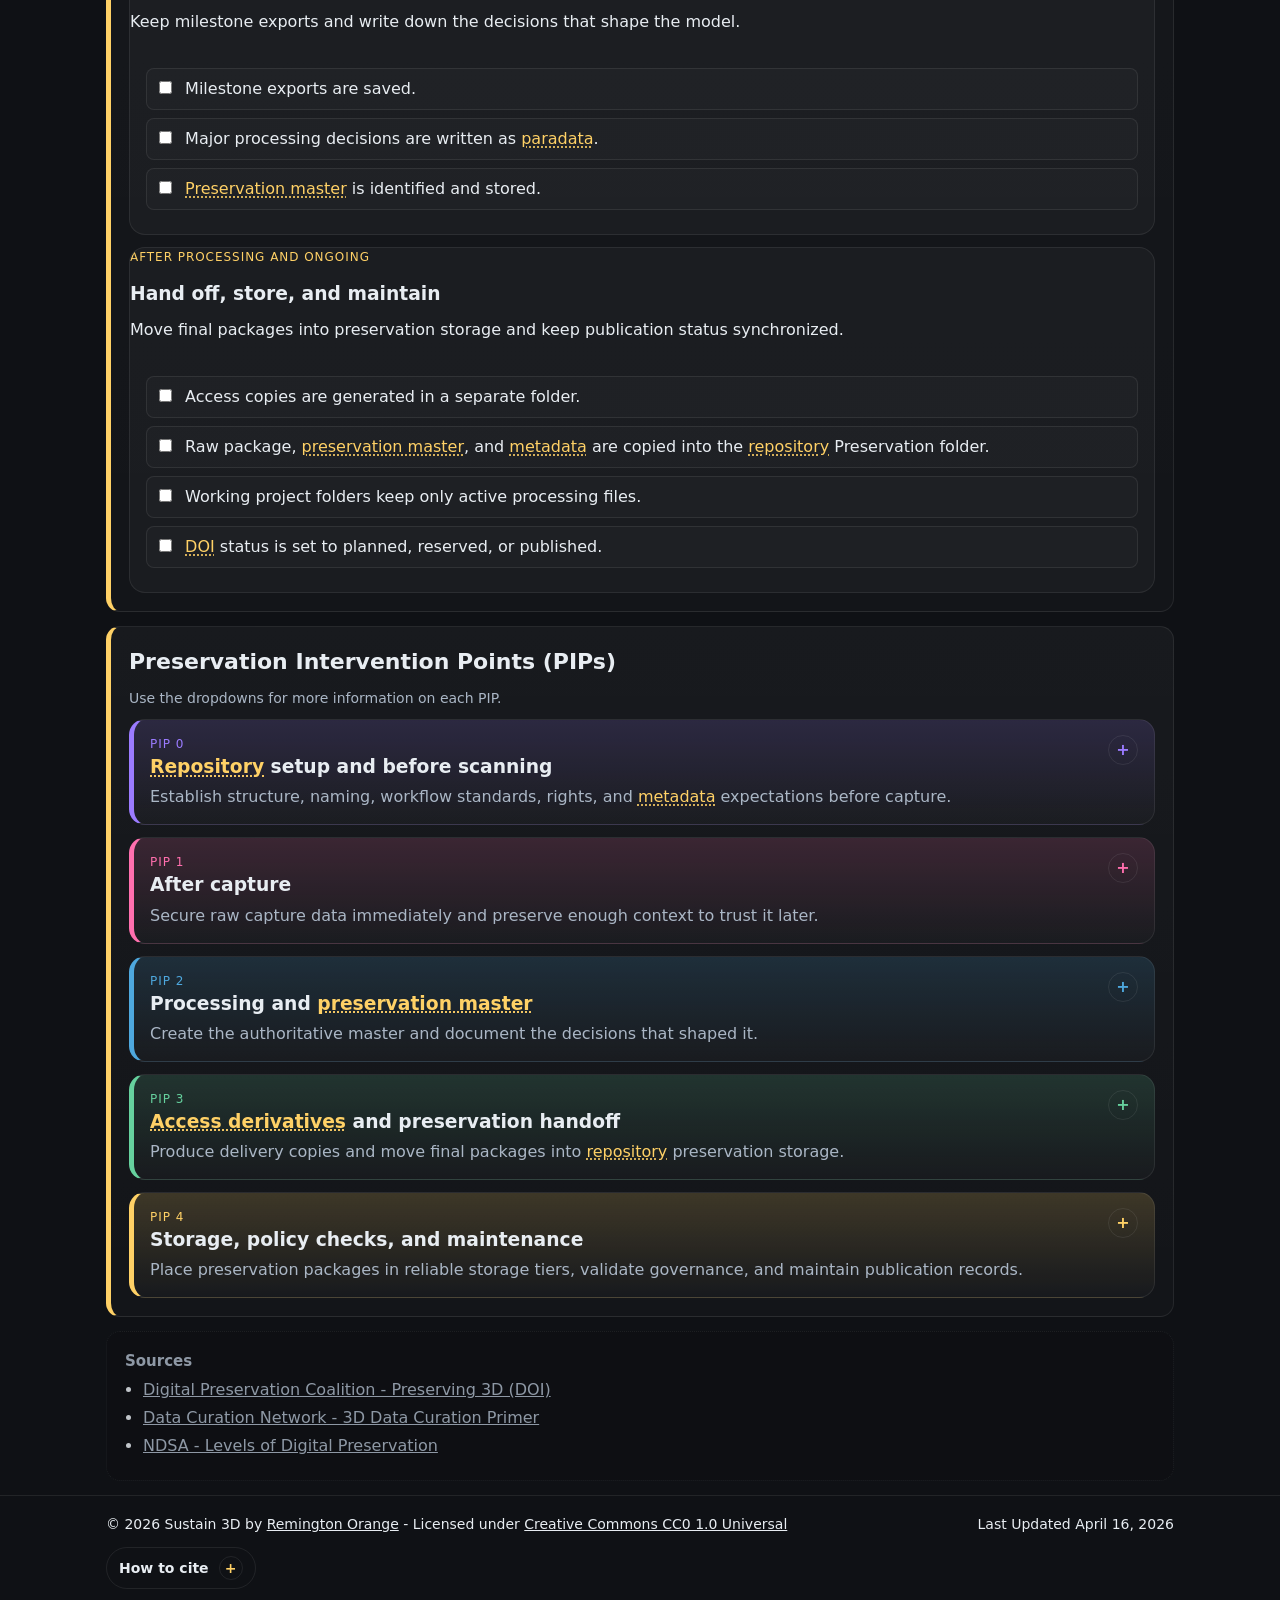
<file: docs/workflow.html>
<!doctype html>
<html lang="en">
<head>
  <meta charset="utf-8" />
  <meta name="viewport" content="width=device-width,initial-scale=1" />
  <title>Sustain 3D - Workflow</title>
  <meta name="description" content="Step-by-step workflow for small institutions to manage and preserve 3D data." />
  <link rel="icon" href="./assets/Sustain3d_logoSmall.ico" type="image/x-icon">
  <link rel="stylesheet" href="./css/style.css">
</head>

<body class="page-workflow">
  <div id="site-header"></div>

  <main class="wrap">
    <section class="card start-here">
      <div class="next">
        <span class="chip">You are on: Workflow</span>
        <a class="chip chip-link" href="./repository.html">Next: Repository Setup</a>
      </div>
    </section>

    <section class="card flow-banner goal-banner">
      <h2>Goal</h2>
      <p>Use this page as full project overview that introduces the PIP phases, provides a project checklist, and shows how working directories hand off finalized files into a dedicated Preservation folder to reduce project-folder bloat.</p>
    </section>

    <section class="card area">
      <h2>All PIPs at a glance</h2>
      <p><strong>PIP</strong> means Preservation Intervention Point: a specific stage where key preservation decisions should be made and documented. Hover a phase for the quick summary, then click it to jump to the full section below.</p>

      <div class="explainer" data-explainer="pip-map">
        <div class="asset-pack" aria-label="Interactive PIP map">
          <button type="button" class="asset-piece pip-0" data-explainer-target="map-pip0" data-jump-target="pip-0"><strong>PIP 0</strong><span>Repository setup</span></button>
          <button type="button" class="asset-piece pip-1" data-explainer-target="map-pip1" data-jump-target="pip-1"><strong>PIP 1</strong><span>After capture</span></button>
          <button type="button" class="asset-piece pip-2" data-explainer-target="map-pip2" data-jump-target="pip-2"><strong>PIP 2</strong><span>Preservation master</span></button>
          <button type="button" class="asset-piece pip-3" data-explainer-target="map-pip3" data-jump-target="pip-3"><strong>PIP 3</strong><span>Access and handoff</span></button>
          <button type="button" class="asset-piece pip-4" data-explainer-target="map-pip4" data-jump-target="pip-4"><strong>PIP 4</strong><span>Storage and maintenance</span></button>
        </div>
        <div class="explainer-panels">
          <article class="explainer-panel" data-explainer-panel="map-pip0">
            <h3>PIP 0: Build the rules before the files arrive</h3>
            <p>Set the repository shape, IDs, rights baseline, workflow standards, and metadata expectations before scanning starts.</p>
            <div class="explainer-meta">
              <span class="meta-chip">Main folders: Documentation/, Metadata/, Projects/</span>
            </div>
          </article>
          <article class="explainer-panel" data-explainer-panel="map-pip1">
            <h3>PIP 1: Protect raw capture</h3>
            <p>Copy source files into managed storage, keep them unchanged, and record capture method, device, settings, and date.</p>
            <div class="explainer-meta">
              <span class="meta-chip">Main folder: 01_raw_scans/</span>
            </div>
          </article>
          <article class="explainer-panel" data-explainer-panel="map-pip2">
            <h3>PIP 2: Create the preservation master</h3>
            <p>Process the data, retain milestone versions, and document the decisions that produced the authoritative master package.</p>
            <div class="explainer-meta">
              <span class="meta-chip">Main folders: 02_processing/, 03_preservation/</span>
            </div>
          </article>
          <article class="explainer-panel" data-explainer-panel="map-pip3">
            <h3>PIP 3: Make access copies and hand off the package</h3>
            <p>Create access derivatives, move the raw package and preservation package into repository storage, and keep working folders lean.</p>
            <div class="explainer-meta">
              <span class="meta-chip">Main folders: 04_access/, Preservation/</span>
            </div>
          </article>
          <article class="explainer-panel" data-explainer-panel="map-pip4">
            <h3>PIP 4: Sustain it over time</h3>
            <p>Apply multi-copy storage, copy validation, policy confirmation, and DOI/publication tracking so the package stays understandable and usable.</p>
            <div class="explainer-meta">
              <span class="meta-chip">Main layers: local, offsite, repository, logs</span>
            </div>
          </article>
        </div>
      </div>
    </section>

    <section class="card area">
      <h2>Checklist by phase</h2>
      <p class="note">Use for mental checking of your own project</p>

      <div class="reveal-stack">
        <div class="reveal-card">
          <div>
            <p class="summary-kicker">Before scanning</p>
            <h3>Set structure, IDs, and governance</h3>
            <p>Make the rules visible before the project produces files.</p>
          </div>
          <div class="reveal-body">
            <ul class="task-list">
              <li><label><input type="checkbox" /> Repository and project folders are created.</label></li>
              <li><label><input type="checkbox" /> Object ID and naming pattern are assigned.</label></li>
              <li><label><input type="checkbox" /> Rights and access level are documented.</label></li>
              <li><label><input type="checkbox" /> FAIR and CARE notes are entered in project records.</label></li>
            </ul>
          </div>
        </div>

        <div class="reveal-card">
          <div>
            <p class="summary-kicker">After capture</p>
            <h3>Secure raw data and capture context</h3>
            <p>Protect the source files before cleanup or export work begins.</p>
          </div>
          <div class="reveal-body">
            <ul class="task-list">
              <li><label><input type="checkbox" /> Raw files are copied into project storage.</label></li>
              <li><label><input type="checkbox" /> Capture details and device settings are recorded.</label></li>
            </ul>
          </div>
        </div>

        <div class="reveal-card">
          <div>
            <p class="summary-kicker">During processing</p>
            <h3>Retain the story behind the master</h3>
            <p>Keep milestone exports and write down the decisions that shape the model.</p>
          </div>
          <div class="reveal-body">
            <ul class="task-list">
              <li><label><input type="checkbox" /> Milestone exports are saved.</label></li>
              <li><label><input type="checkbox" /> Major processing decisions are written as paradata.</label></li>
              <li><label><input type="checkbox" /> Preservation master is identified and stored.</label></li>
            </ul>
          </div>
        </div>

        <div class="reveal-card">
          <div>
            <p class="summary-kicker">After processing and ongoing</p>
            <h3>Hand off, store, and maintain</h3>
            <p>Move final packages into preservation storage and keep publication status synchronized.</p>
          </div>
          <div class="reveal-body">
            <ul class="task-list">
              <li><label><input type="checkbox" /> Access copies are generated in a separate folder.</label></li>
              <li><label><input type="checkbox" /> Raw package, preservation master, and metadata are copied into the repository Preservation folder.</label></li>
              <li><label><input type="checkbox" /> Working project folders keep only active processing files.</label></li>
              <li><label><input type="checkbox" /> DOI status is set to planned, reserved, or published.</label></li>
            </ul>
          </div>
        </div>
      </div>
    </section>

    <section class="card area">
      <h2>Preservation Intervention Points (PIPs)</h2>
      <p class="note">Use the dropdowns for more information on each PIP.</p>

      <div class="reveal-stack">
        <details class="reveal-card pip-0" id="pip-0">
          <summary class="reveal-summary">
            <div>
              <p class="summary-kicker">PIP 0</p>
              <h3>Repository setup and before scanning</h3>
              <p>Establish structure, naming, workflow standards, rights, and metadata expectations before capture.</p>
            </div>
          </summary>
          <div class="reveal-body">
            <div class="pip-detail-grid">
              <div>
                <h4>Steps</h4>
                <ol class="steps">
                  <li>Create repository and project folder structure.</li>
                  <li>Assign project ID and naming pattern.</li>
                  <li>Write or adopt <code>Documentation/workflow_standards.txt</code> and apply it.</li>
                  <li>Set rights and access level baseline.</li>
                  <li>Define required metadata and registry fields.</li>
                </ol>
                <div class="outcome"><strong>After this PIP you will have:</strong> a ready repository, a project ID, and clear governance before scan day.</div>
              </div>
              <div class="pip-folder-pane">
                <div>
                  <h4>Folder focus for this stage</h4>
                  <pre class="codeblock"><code>Documentation/
Metadata/
Projects/[Project_ID]/
</code></pre>
                </div>
                <div class="info-grid">
                  <div class="info-card"><h3>Main setup work</h3><p>Create folders, name the project, write workflow standards, and start the project registry.</p></div>
                  <div class="info-card"><h3>What to record</h3><p>Rights baseline, access expectations, required metadata fields, and naming rules.</p></div>
                </div>
              </div>
            </div>
            <div class="tier pip-tier">
              <div class="tier-col"><h4>Good</h4><ul><li>Folders and IDs exist.</li><li>Basic rights note exists.</li></ul></div>
              <div class="tier-col"><h4>Better</h4><ul><li>Workflow standard file is documented.</li><li>Project registry record is created.</li></ul></div>
              <div class="tier-col"><h4>Best</h4><ul><li>Naming/version rules are enforced consistently.</li><li>DOI plan is defined early.</li></ul></div>
            </div>
          </div>
        </details>

        <details class="reveal-card pip-1" id="pip-1">
          <summary class="reveal-summary">
            <div>
              <p class="summary-kicker">PIP 1</p>
              <h3>After capture</h3>
              <p>Secure raw capture data immediately and preserve enough context to trust it later.</p>
            </div>
          </summary>
          <div class="reveal-body">
            <div class="pip-detail-grid">
              <div>
                <h4>Steps</h4>
                <ol class="steps">
                  <li>Copy raw captures into <code>01_raw_scans/</code>.</li>
                  <li>Record device, settings, operator, and date.</li>
                  <li>Keep source data unchanged and track file location in documentation.</li>
                </ol>
                <div class="callout">This is the stage where capture method and device history matter most. If you miss them here, they are hard to reconstruct later.</div>
                <div class="outcome"><strong>After this PIP you will have:</strong> preserved raw data with enough context to trust and reuse it.</div>
              </div>
              <div class="pip-folder-pane">
                <div>
                  <h4>Folder focus for this stage</h4>
                  <pre class="codeblock"><code>Projects/[Project_ID]/[Object_ID]/
  01_raw_scans/
  documentation/
</code></pre>
                </div>
                <div class="info-grid">
                  <div class="info-card"><h3>Main setup work</h3><p>Copy raw capture data into managed storage and keep the source files unchanged.</p></div>
                  <div class="info-card"><h3>What to record</h3><p>Capture device, settings, operator, date, and any deviations from the planned workflow.</p></div>
                </div>
              </div>
            </div>
            <div class="tier pip-tier">
              <div class="tier-col"><h4>Good</h4><ul><li>Raw files copied the same day.</li><li>Short capture note written.</li></ul></div>
              <div class="tier-col"><h4>Better</h4><ul><li>Capture context is complete.</li><li>Raw folder follows naming standard.</li></ul></div>
              <div class="tier-col"><h4>Best</h4><ul><li>Second person confirms completeness.</li><li>Capture protocol deviations are logged.</li></ul></div>
            </div>
          </div>
        </details>

        <details class="reveal-card pip-2" id="pip-2">
          <summary class="reveal-summary">
            <div>
              <p class="summary-kicker">PIP 2</p>
              <h3>Processing and preservation master</h3>
              <p>Create the authoritative master and document the decisions that shaped it.</p>
            </div>
          </summary>
          <div class="reveal-body">
            <div class="pip-detail-grid">
              <div>
                <h4>Steps</h4>
                <ol class="steps">
                  <li>Process scans in <code>02_processing/</code> and save major milestones.</li>
                  <li>Export high-fidelity preservation master files in <code>03_preservation/</code>.</li>
                  <li>Write object metadata and paradata notes for key decisions.</li>
                </ol>
                <div class="callout">This is where provenance and paradata become essential. If a model is filtered, smoothed, or decimated, record it here.</div>
                <div class="outcome"><strong>After this PIP you will have:</strong> a traceable preservation master that can be interpreted later.</div>
              </div>
              <div class="pip-folder-pane">
                <div>
                  <h4>Folder focus for this stage</h4>
                  <pre class="codeblock"><code>Projects/[Project_ID]/[Object_ID]/
  02_processing/
  03_preservation/
  documentation/
</code></pre>
                </div>
                <div class="info-grid">
                  <div class="info-card"><h3>Main setup work</h3><p>Process the model, save milestone versions, and export the high-fidelity preservation master.</p></div>
                  <div class="info-card"><h3>What to record</h3><p>Registration, cleanup, smoothing, decimation, export settings, and software/version information.</p></div>
                </div>
              </div>
            </div>
            <div class="tier pip-tier">
              <div class="tier-col"><h4>Good</h4><ul><li>Final master export is saved.</li><li>Basic processing notes exist.</li></ul></div>
              <div class="tier-col"><h4>Better</h4><ul><li>Milestone versions are retained.</li><li>Paradata includes key parameter choices.</li></ul></div>
              <div class="tier-col"><h4>Best</h4><ul><li>Full provenance trail is captured.</li><li>Master quality check is documented.</li></ul></div>
            </div>
          </div>
        </details>

        <details class="reveal-card pip-3" id="pip-3">
          <summary class="reveal-summary">
            <div>
              <p class="summary-kicker">PIP 3</p>
              <h3>Access derivatives and preservation handoff</h3>
              <p>Produce delivery copies and move final packages into repository preservation storage.</p>
            </div>
          </summary>
          <div class="reveal-body">
            <div class="pip-detail-grid">
              <div>
                <h4>Steps</h4>
                <ol class="steps">
                  <li>Create access derivatives in <code>04_access/</code> for web, teaching, or outreach.</li>
                  <li>Copy raw package, preservation package, and metadata file into <code>Preservation/&lt;project&gt;/&lt;object&gt;/</code>.</li>
                  <li>Keep only active working files in project processing folders.</li>
                </ol>
                <div class="callout">Before you consider the handoff complete, reopen the package after transfer so broken paths or missing sidecars are caught early.</div>
                <div class="outcome"><strong>After this PIP you will have:</strong> usable public-facing outputs plus a clean preservation copy separated from active project folders.</div>
              </div>
              <div class="pip-folder-pane">
                <div>
                  <h4>Folder focus for this stage</h4>
                  <pre class="codeblock"><code>Projects/[Project_ID]/[Object_ID]/
  04_access/

Preservation/[Project_ID]/[Object_ID]/
</code></pre>
                </div>
                <div class="info-grid">
                  <div class="info-card"><h3>Main setup work</h3><p>Create access derivatives and copy the raw package, preservation package, and metadata into the repository.</p></div>
                  <div class="info-card"><h3>What to record</h3><p>Which derivative came from which master, and whether the packaged files reopen correctly after transfer.</p></div>
                </div>
              </div>
            </div>
            <div class="tier pip-tier">
              <div class="tier-col"><h4>Good</h4><ul><li>At least one access copy exists.</li><li>It is separated from the master.</li></ul></div>
              <div class="tier-col"><h4>Better</h4><ul><li>Preservation folder handoff is complete.</li><li>Metadata links each derivative.</li></ul></div>
              <div class="tier-col"><h4>Best</h4><ul><li>Access performance is tested.</li><li>Working directories are kept lean after handoff.</li></ul></div>
            </div>
          </div>
        </details>

        <details class="reveal-card pip-4" id="pip-4">
          <summary class="reveal-summary">
            <div>
              <p class="summary-kicker">PIP 4</p>
              <h3>Storage, policy checks, and maintenance</h3>
              <p>Place preservation packages in reliable storage tiers, validate governance, and maintain publication records.</p>
            </div>
          </summary>
          <div class="reveal-body">
            <div class="pip-detail-grid">
              <div>
                <h4>Steps</h4>
                <ol class="steps">
                  <li>Apply the three-copy model to the repository Preservation folder package.</li>
                  <li>Update project registry metadata with policy and publication status.</li>
                  <li>Set DOI status and confirm access/policy language before release.</li>
                </ol>
                <div class="callout">This is the maintenance stage: copies, policy confirmation, DOI tracking, and link checking all need recurring attention.</div>
                <div class="outcome"><strong>After this PIP you will have:</strong> distributed storage for preservation masters and a clear DOI publication path.</div>
              </div>
              <div class="pip-folder-pane">
                <div>
                  <h4>Folder focus for this stage</h4>
                  <pre class="codeblock"><code>Preservation/[Project_ID]/[Object_ID]/
Preservation_Logs/
Metadata/project_registry.json
</code></pre>
                </div>
                <div class="info-grid">
                  <div class="info-card"><h3>Main setup work</h3><p>Distribute copies, confirm policy values, and keep DOI/publication records synchronized.</p></div>
                  <div class="info-card"><h3>What to record</h3><p>Storage locations, validation checks, DOI status, landing page links, and maintenance actions.</p></div>
                </div>
              </div>
            </div>
            <div class="tier pip-tier">
              <div class="tier-col"><h4>Good</h4><ul><li>Master has working and backup copies.</li><li>DOI planning status is tracked.</li></ul></div>
              <div class="tier-col"><h4>Better</h4><ul><li>Master has offsite copy.</li><li>DOI is reserved before publication.</li></ul></div>
              <div class="tier-col"><h4>Best</h4><ul><li>Storage and DOI records stay current.</li><li>Access links and metadata stay synchronized.</li></ul></div>
            </div>
          </div>
        </details>
      </div>
    </section>
  </main>

  <div id="site-footer"></div>
  <script src="./js/loadHeader.js"></script>
</body>
</html>
</file>
<file: docs/css/style.css>
:root {
  --bg: #0f1115;
  --card: #151a22;
  --text: #e8edf2;
  --muted: #aab6c5;
  --accent: #ff8a3d;
  --border: rgba(255,255,255,.08);

  --home: #d97742;
  --workflow: #ffd166;
  --repo: #9b7bff;
  --files: #ff6fae;
  --metadata: #4ea8de;
  --storage: #66d19e;
  --policies: #ff6b6b;
  --resources: #b8895a;
  --practice: #c8c2b2;
}

html { scroll-behavior: smooth; }

* { box-sizing: border-box; }

[id] { scroll-margin-top: 110px; }

body {
  margin: 0;
  font-family: system-ui, -apple-system, Segoe UI, Roboto, Arial, sans-serif;
  background: var(--bg);
  color: var(--text);
  line-height: 1.5;
}

.wrap { max-width: 1100px; margin: 0 auto; padding: 0 16px; }

header {
  border-bottom: 1px solid var(--border);
  background: rgba(0,0,0,.2);
  position: sticky;
  top: 0;
  backdrop-filter: blur(8px);
  z-index: 30;
}

.header-row { display: flex; gap: 14px; align-items: center; justify-content: center; padding: 8px 0 4px; }
.brand-home { display: inline-flex; align-items: center; line-height: 0; text-decoration: none; }
.logo { height: clamp(72px, 9vw, 108px); width: auto; max-width: 100%; object-fit: contain; display: block; }
h1 { margin: 0; font-size: 20px; }
header h1 { color: #fff; }
header p { margin: 2px 0 0; color: #d5dde7; font-size: 14px; }

nav { display: flex; flex-wrap: wrap; gap: 10px; padding: 0 0 14px; justify-content: center; }
nav a {
  color: var(--text);
  text-decoration: none;
  padding: 8px 10px;
  border: 1px solid var(--border);
  border-radius: 10px;
  font-size: 14px;
}
nav a:hover { border-color: rgba(255,255,255,.26); }
nav a[aria-current="page"] {
  border-color: var(--page-accent, var(--accent));
  color: var(--page-accent, var(--accent));
}

main { padding: 18px 0 40px; }
.card {
  background: var(--card);
  border: 1px solid var(--border);
  border-radius: 14px;
  padding: 18px;
  margin: 14px 0;
}

h2 { margin: 0 0 10px; font-size: 22px; }
h3 { margin: 14px 0 8px; }
h4 { margin: 0 0 8px; font-size: 15px; color: var(--page-accent, var(--accent)); }
p { margin: 10px 0; color: var(--text); }
.note { color: var(--muted); font-size: 14px; }

.callout {
  margin: 14px 0;
  padding: 12px;
  border-left: 3px solid var(--page-accent, var(--accent));
  background: rgba(255,255,255,.03);
  border-radius: 10px;
}

.btn {
  display: inline-flex;
  align-items: center;
  justify-content: center;
  margin-left: 10px;
  background: var(--page-accent, var(--accent));
  color: #111;
  border: 1px solid transparent;
  text-decoration: none;
  padding: 8px 12px;
  border-radius: 10px;
  font-weight: 600;
  cursor: pointer;
}

.btn.secondary {
  background: transparent;
  color: var(--text);
  border-color: var(--border);
}

.grid {
  display: grid;
  grid-template-columns: repeat(auto-fit, minmax(220px, 1fr));
  gap: 12px;
  list-style: none;
  padding: 0;
  margin: 0;
}

.grid li,
.grid > div {
  border: 1px solid var(--border);
  border-radius: 12px;
  padding: 12px;
}

.steps { padding-left: 18px; }

.codeblock {
  overflow: auto;
  background: #0b0d12;
  border: 1px solid var(--border);
  border-radius: 12px;
  padding: 12px;
}

code { font-family: ui-monospace, SFMono-Regular, Menlo, Consolas, monospace; }

.tier {
  display: grid;
  grid-template-columns: repeat(auto-fit, minmax(220px, 1fr));
  gap: 12px;
  margin-top: 12px;
}

.tier-col {
  border: 1px solid var(--border);
  border-radius: 12px;
  padding: 12px;
  background: rgba(0,0,0,.12);
}

footer {
  border-top: 1px solid var(--border);
  padding: 18px 0;
  color: var(--muted);
  font-size: 14px;
}

footer a {
  color: var(--text);
}

.footer-shell {
  display: grid;
  gap: 12px;
}

.footer-meta-row {
  display: flex;
  align-items: center;
  justify-content: space-between;
  gap: 12px 18px;
  flex-wrap: wrap;
}

.footer-meta,
.footer-last-updated {
  margin: 0;
}

.footer-meta {
  max-width: 760px;
}

.footer-last-updated {
  white-space: nowrap;
}

.footer-citation {
  display: grid;
  gap: 10px;
}

.footer-citation summary {
  list-style: none;
}

.footer-citation summary::-webkit-details-marker {
  display: none;
}

.footer-cite-toggle {
  width: fit-content;
  display: inline-flex;
  align-items: center;
  gap: 10px;
  padding: 8px 12px;
  border: 1px solid var(--border);
  border-radius: 999px;
  color: var(--text);
  cursor: pointer;
  font-weight: 600;
  background: transparent;
}

.footer-cite-toggle:hover,
.footer-cite-toggle:focus-visible,
.footer-citation[open] .footer-cite-toggle {
  border-color: rgba(255,255,255,.2);
  background: rgba(255,255,255,.05);
}

.footer-cite-toggle::after {
  content: "+";
  width: 22px;
  height: 22px;
  border-radius: 999px;
  border: 1px solid var(--border);
  display: inline-flex;
  align-items: center;
  justify-content: center;
  color: var(--page-accent, var(--accent));
  font-weight: 700;
}

.footer-citation[open] .footer-cite-toggle::after {
  content: "-";
}

.footer-citation-body {
  border: 1px solid var(--border);
  border-radius: 14px;
  padding: 14px 16px 16px;
  background: rgba(255,255,255,.03);
}

.footer-citation-body > *:first-child {
  margin-top: 0;
}

.footer-citation-text {
  color: var(--text);
}

.footer-site-link {
  word-break: break-all;
}

.start-here {
  display: flex;
  align-items: center;
  justify-content: flex-end;
  gap: 8px;
  padding: 10px 14px;
  border-left: 0;
  background: rgba(255,255,255,.01);
}

.start-here .kicker {
  color: var(--muted);
  font-size: 13px;
  margin: 0 0 6px;
}

.start-here p,
.start-here .kicker { display: none; }

.start-here .next {
  display: flex;
  align-items: center;
  gap: 8px;
  flex-wrap: wrap;
  justify-content: flex-end;
  width: 100%;
}

.start-here .chip {
  border: 1px solid var(--border);
  padding: 4px 9px;
  border-radius: 999px;
  color: var(--muted);
  font-size: 12px;
  white-space: nowrap;
}

.start-here .chip-link {
  color: var(--text);
  text-decoration: none;
}

.start-here .chip-link:hover { border-color: rgba(255,255,255,.26); }

.start-here .btn { margin-left: 0; white-space: nowrap; }

.flow-banner { margin-top: 4px; }
.flow-banner p { margin: 0; }

.flow-steps {
  display: flex;
  flex-wrap: wrap;
  gap: 8px;
  margin-top: 10px;
}

.flow-steps span {
  border: 1px solid var(--border);
  border-radius: 999px;
  padding: 5px 10px;
  color: var(--muted);
  font-size: 13px;
}

.area {
  border-left: 5px solid var(--page-accent, var(--accent));
  background: linear-gradient(180deg, rgba(255,255,255,.04), rgba(255,255,255,.02));
}

.area h2 { margin-top: 0; }

.format-table-wrap {
  overflow-x: auto;
  margin: 8px 0 14px;
}

.format-table {
  width: 100%;
  min-width: 860px;
  border-collapse: collapse;
  border: 1px solid var(--border);
  border-radius: 10px;
  overflow: hidden;
  background: rgba(255,255,255,.02);
}

.format-table th,
.format-table td {
  border: 1px solid var(--border);
  padding: 9px 10px;
  vertical-align: top;
  text-align: left;
}

.format-table thead th {
  background: rgba(255,255,255,.08);
  color: var(--text);
  font-size: 13px;
}

.format-table tbody th {
  white-space: nowrap;
  font-size: 14px;
}

.supporting {
  opacity: .94;
  border-style: dashed;
}

.template-kit {
  border: 2px dashed var(--page-accent, var(--accent));
  background: repeating-linear-gradient(
    135deg,
    rgba(255,255,255,.04),
    rgba(255,255,255,.04) 6px,
    rgba(255,255,255,.02) 6px,
    rgba(255,255,255,.02) 12px
  );
  position: relative;
}

.template-kit::before {
  content: "Template";
  position: absolute;
  top: -11px;
  right: 10px;
  padding: 2px 8px;
  border-radius: 999px;
  border: 1px dashed var(--page-accent, var(--accent));
  color: var(--page-accent, var(--accent));
  background: var(--bg);
  font-size: 11px;
  letter-spacing: .04em;
  text-transform: uppercase;
}

.example-box {
  border: 1px dotted var(--page-accent, var(--accent));
  position: relative;
  background:
    radial-gradient(circle at 1px 1px, rgba(255,255,255,.10) 1px, transparent 1px) 0 0 / 10px 10px,
    rgba(255,255,255,.02);
}

.example-box::before {
  content: "Example";
  position: absolute;
  top: -11px;
  right: 10px;
  padding: 2px 8px;
  border-radius: 999px;
  border: 1px dotted var(--page-accent, var(--accent));
  color: var(--page-accent, var(--accent));
  background: var(--bg);
  font-size: 11px;
  letter-spacing: .04em;
  text-transform: uppercase;
}

.template-actions { display: flex; gap: 10px; flex-wrap: wrap; margin: 8px 0 10px; }
.template-actions .btn { margin-left: 0; }

.section-jump-grid {
  display: grid;
  grid-template-columns: repeat(auto-fit, minmax(220px, 1fr));
  gap: 12px;
}

.section-jump {
  display: block;
  border: 1px solid var(--border);
  border-radius: 14px;
  padding: 12px;
  background: rgba(255,255,255,.02);
  color: var(--text);
  text-decoration: none;
  transition: transform .18s ease, border-color .18s ease, background .18s ease;
}

.section-jump:hover,
.section-jump:focus-visible {
  transform: translateY(-2px);
  border-color: var(--page-accent, var(--accent));
  background: rgba(255,255,255,.06);
}

.section-jump strong {
  display: block;
  margin-bottom: 4px;
  color: var(--page-accent, var(--accent));
}

.section-jump span {
  color: var(--muted);
  font-size: 14px;
}

.workflow-track {
  display: grid;
  grid-template-columns: repeat(5, minmax(0, 1fr));
  gap: 10px;
}

.track-step {
  border-radius: 12px;
  padding: 12px;
  border: 1px solid var(--border);
  background: rgba(255,255,255,.02);
  min-height: 96px;
}

.track-step strong { display: block; font-size: 16px; margin-bottom: 4px; }
.track-step a { color: var(--text); text-decoration: none; display: block; }
.track-step a:hover strong { text-decoration: underline; }

.track-0 { border-left: 5px solid var(--repo); }
.track-1 { border-left: 5px solid var(--files); }
.track-2 { border-left: 5px solid var(--metadata); }
.track-3 { border-left: 5px solid var(--storage); }
.track-4 { border-left: 5px solid var(--policies); }

.track-0 strong { color: var(--repo); }
.track-1 strong { color: var(--files); }
.track-2 strong { color: var(--metadata); }
.track-3 strong { color: var(--storage); }
.track-4 strong { color: var(--policies); }

.checklist-block {
  border: 1px solid var(--border);
  border-radius: 12px;
  padding: 12px;
  margin-bottom: 10px;
}

.checklist-block h3 { margin-top: 0; }

.task-list {
  list-style: none;
  padding: 0;
  margin: 0;
}

.task-list li {
  margin: 8px 0;
  border: 1px solid var(--border);
  border-radius: 8px;
  padding: 8px;
  background: rgba(255,255,255,.02);
}

.task-list input[type="checkbox"] {
  margin-right: 8px;
  accent-color: var(--page-accent, var(--accent));
}

.outcome {
  border: 1px solid var(--border);
  border-left: 4px solid var(--page-accent, var(--accent));
  border-radius: 10px;
  padding: 10px;
  margin-top: 10px;
  background: rgba(255,255,255,.02);
}

.goal-banner {
  border: 1px solid rgba(0,0,0,.28);
  background: var(--page-accent, var(--accent));
  color: #111;
}

.goal-banner h1,
.goal-banner h2,
.goal-banner p,
.goal-banner .note,
.goal-banner code {
  color: #111;
}

.goal-banner .note { opacity: .86; }

.goal-banner a {
  color: #111;
  text-decoration-color: rgba(17,17,17,.6);
}

.goal-banner a:hover,
.goal-banner a:focus-visible {
  color: #fff;
  text-decoration-color: #fff;
}

.goal-banner .btn {
  background: #111;
  color: #fff;
  border-color: #111;
}

.goal-banner .btn.secondary {
  background: transparent;
  color: #111;
  border-color: rgba(0,0,0,.45);
}

.audience-grid {
  display: grid;
  grid-template-columns: repeat(4, minmax(0, 1fr));
  gap: 12px;
  list-style: none;
  padding: 0;
  margin: 0;
}

.audience-grid li {
  border: 1px solid var(--border);
  border-radius: 12px;
  padding: 12px;
}

.step-grid {
  display: grid;
  grid-template-columns: repeat(4, minmax(0, 1fr));
  gap: 12px;
}

.step-grid article {
  border: 1px solid var(--border);
  border-radius: 12px;
  padding: 12px;
}

.workflow-guide {
  display: grid;
  gap: 10px;
}

.workflow-guide article {
  border: 1px solid var(--border);
  border-radius: 12px;
  padding: 12px;
  background: rgba(255,255,255,.02);
}

.workflow-guide strong {
  display: block;
  color: var(--page-accent, var(--accent));
  margin-bottom: 5px;
}

.resource-groups {
  display: grid;
  grid-template-columns: repeat(auto-fit, minmax(250px, 1fr));
  gap: 12px;
}

.resource-group {
  border: 1px solid var(--border);
  border-radius: 12px;
  padding: 12px;
  background: rgba(0,0,0,.12);
}

.resource-group h3 { margin-top: 0; }
.resource-group ul { margin: 0; padding-left: 18px; }

body.page-resources main a {
  color: #f1d2b2;
  text-decoration-color: rgba(241,210,178,.68);
  text-underline-offset: 2px;
}

body.page-resources main a:hover,
body.page-resources main a:focus-visible {
  color: #fff2e5;
  text-decoration-color: currentColor;
}

body.page-resources .start-here .chip-link {
  color: var(--text);
  text-decoration: none;
}

.glossary { display: grid; grid-template-columns: 1fr; gap: 10px; }

.term {
  border: 1px solid var(--border);
  border-radius: 10px;
  padding: 10px 12px;
  background: rgba(255,255,255,.02);
}

.term strong { color: var(--page-accent, var(--accent)); }
.term:target {
  border-color: var(--page-accent, var(--accent));
  background: rgba(255,255,255,.07);
}

.glossary-link {
  color: var(--page-accent, var(--accent));
  text-decoration: underline dotted;
  text-underline-offset: 2px;
}

.sources-lowkey {
  border-style: dotted;
  background: rgba(0,0,0,.08);
  opacity: .82;
}

.sources-lowkey h2 {
  margin-bottom: 6px;
  color: var(--muted);
  font-size: 15px;
}

.sources-lowkey ul {
  margin: 0;
  padding-left: 18px;
}

.sources-lowkey li { margin: 4px 0; }
.sources-lowkey a { color: var(--muted); }
.sources-lowkey a:hover { color: var(--text); }

.explainer {
  margin: 14px 0;
  border: 1px solid var(--border);
  border-radius: 18px;
  padding: 14px;
  background: linear-gradient(180deg, rgba(255,255,255,.05), rgba(255,255,255,.02));
}

.explainer-pattern {
  display: flex;
  flex-wrap: wrap;
  gap: 8px;
  align-items: center;
}

.explainer-token,
.asset-piece,
.tree-node,
.doc-field,
.window-tab,
.json-field {
  font: inherit;
}

.explainer-token,
.asset-piece {
  appearance: none;
  border: 1px solid var(--border);
  background: rgba(255,255,255,.03);
  color: var(--text);
  border-radius: 999px;
  padding: 9px 12px;
  cursor: pointer;
  transition: background .18s ease, border-color .18s ease, color .18s ease, transform .18s ease;
}

.explainer-token:hover,
.explainer-token:focus-visible,
.explainer-token.is-active,
.asset-piece:hover,
.asset-piece:focus-visible,
.asset-piece.is-active {
  background: var(--page-accent, var(--accent));
  border-color: transparent;
  color: #111;
  transform: translateY(-1px);
}

.explainer-sep {
  color: var(--muted);
  font-weight: 700;
}

.explainer-panels {
  margin-top: 14px;
}

.explainer-panel {
  border: 1px solid var(--border);
  border-radius: 14px;
  padding: 14px;
  background: rgba(0,0,0,.16);
}

.explainer-panel[hidden] {
  display: none;
}

.explainer-panel h3 {
  margin-top: 0;
}

.explainer-meta {
  display: flex;
  flex-wrap: wrap;
  gap: 8px;
  margin-top: 10px;
}

.meta-chip {
  border-radius: 999px;
  padding: 5px 9px;
  font-size: 12px;
  border: 1px solid var(--border);
  color: var(--muted);
}

.asset-pack {
  display: grid;
  grid-template-columns: repeat(auto-fit, minmax(140px, 1fr));
  gap: 10px;
}

.asset-piece {
  border-radius: 16px;
  text-align: left;
  min-height: 88px;
  display: flex;
  flex-direction: column;
  justify-content: flex-end;
  align-items: flex-start;
  gap: 4px;
  font-weight: 600;
}

.asset-piece strong {
  display: block;
  font-size: 16px;
}

.asset-piece span {
  font-size: 13px;
  font-weight: 500;
  color: inherit;
  opacity: .92;
}

.asset-piece.pip-0,
.reveal-card.pip-0 {
  --section-accent: var(--repo);
  --section-soft: rgba(155,123,255,.16);
  --section-contrast: #fff;
}

.asset-piece.pip-1,
.reveal-card.pip-1 {
  --section-accent: var(--files);
  --section-soft: rgba(255,111,174,.16);
  --section-contrast: #111;
}

.asset-piece.pip-2,
.reveal-card.pip-2 {
  --section-accent: var(--metadata);
  --section-soft: rgba(78,168,222,.16);
  --section-contrast: #111;
}

.asset-piece.pip-3,
.reveal-card.pip-3 {
  --section-accent: var(--storage);
  --section-soft: rgba(102,209,158,.16);
  --section-contrast: #111;
}

.asset-piece.pip-4,
.reveal-card.pip-4 {
  --section-accent: var(--workflow);
  --section-soft: rgba(255,209,102,.18);
  --section-contrast: #111;
}

.asset-piece[class*="pip-"] {
  background: var(--section-soft);
  border-color: rgba(255,255,255,.1);
  color: var(--section-accent);
}

.asset-piece[class*="pip-"]:hover,
.asset-piece[class*="pip-"]:focus-visible,
.asset-piece[class*="pip-"].is-active {
  background: var(--section-accent);
  border-color: transparent;
  color: var(--section-contrast);
  transform: translateY(-3px);
}

.compact-reveal .reveal-summary {
  align-items: center;
}

.compact-reveal .reveal-summary h3 {
  margin: 0;
}

.reveal-card[class*="pip-"] {
  border-left: 5px solid var(--section-accent, var(--page-accent, var(--accent)));
  background: linear-gradient(180deg, var(--section-soft), rgba(255,255,255,.02));
}

.reveal-card[class*="pip-"] .summary-kicker,
.reveal-card[class*="pip-"] h4,
.reveal-card[class*="pip-"] .reveal-summary::after {
  color: var(--section-accent, var(--page-accent, var(--accent)));
}

.reveal-card[class*="pip-"] .callout,
.reveal-card[class*="pip-"] .outcome {
  border-left-color: var(--section-accent, var(--page-accent, var(--accent)));
}

.reveal-card[class*="pip-"][open] .reveal-summary {
  background: var(--section-soft);
}

.pip-detail-grid {
  display: grid;
  grid-template-columns: repeat(2, minmax(0, 1fr));
  gap: 14px;
}

.pip-folder-pane {
  display: grid;
  gap: 12px;
}

.pip-folder-pane .codeblock {
  margin: 0;
}

.pip-tier {
  margin-top: 0;
}

.handoff-items {
  display: flex;
  flex-wrap: wrap;
  gap: 8px;
  margin-top: 10px;
}

.code-chip {
  display: inline-flex;
  align-items: center;
  border: 1px solid var(--border);
  border-radius: 999px;
  padding: 6px 10px;
  background: rgba(255,255,255,.04);
}

.pip-spotlight {
  animation: pipSpotlight 1.15s ease;
}

@keyframes pipSpotlight {
  0% {
    transform: translateY(0);
    box-shadow: 0 0 0 0 rgba(255,255,255,0);
  }
  35% {
    transform: translateY(-6px);
    box-shadow: 0 0 0 2px var(--section-accent, var(--page-accent, var(--accent)));
  }
  100% {
    transform: translateY(0);
    box-shadow: 0 0 0 0 rgba(255,255,255,0);
  }
}

.compact-explainer {
  margin-top: 10px;
}

.window-shell {
  overflow: hidden;
  border: 1px solid var(--border);
  border-radius: 18px;
  background: #0b0d12;
  margin: 14px 0;
}

.window-bar {
  display: flex;
  align-items: center;
  gap: 12px;
  padding: 12px 14px;
  border-bottom: 1px solid var(--border);
  background: rgba(255,255,255,.04);
  flex-wrap: wrap;
}

.window-dots {
  display: inline-flex;
  gap: 6px;
}

.window-dots span {
  width: 10px;
  height: 10px;
  border-radius: 999px;
  background: rgba(255,255,255,.18);
}

.window-title {
  font-size: 14px;
}

.window-tabs {
  display: flex;
  gap: 8px;
  flex-wrap: wrap;
}

.window-tab {
  appearance: none;
  border: 1px solid var(--border);
  background: transparent;
  color: var(--text);
  border-radius: 999px;
  padding: 7px 11px;
  cursor: pointer;
}

.window-tab:hover,
.window-tab:focus-visible,
.window-tab.is-active {
  border-color: transparent;
  background: var(--page-accent, var(--accent));
  color: #111;
}

.file-explorer-body {
  display: grid;
  grid-template-columns: minmax(250px, 330px) minmax(0, 1fr);
  gap: 14px;
  padding: 14px;
}

.doc-layout {
  display: grid;
  grid-template-columns: minmax(0, 1.15fr) minmax(260px, .85fr);
  gap: 14px;
  padding: 14px;
}

.file-tree {
  border: 1px solid var(--border);
  border-radius: 14px;
  padding: 12px;
  background: rgba(255,255,255,.02);
}

.tree-group {
  margin-left: 16px;
  padding-left: 14px;
  border-left: 1px solid rgba(255,255,255,.08);
}

.tree-node,
.tree-static {
  width: 100%;
  display: flex;
  align-items: center;
  gap: 8px;
  text-align: left;
  appearance: none;
  border: 1px solid transparent;
  background: transparent;
  color: var(--text);
  border-radius: 10px;
  padding: 8px 10px;
  margin: 4px 0;
}

.tree-node {
  cursor: pointer;
}

.tree-node:hover,
.tree-node:focus-visible,
.tree-node.is-active {
  background: rgba(255,255,255,.06);
  border-color: rgba(255,255,255,.12);
}

.node-kind {
  min-width: 32px;
  font-size: 11px;
  line-height: 1;
  padding: 5px 6px;
  border-radius: 999px;
  border: 1px solid var(--border);
  color: var(--page-accent, var(--accent));
  text-align: center;
}

.tree-detail {
  display: grid;
  gap: 10px;
}

.handoff-strip {
  display: grid;
  grid-template-columns: repeat(3, minmax(0, 1fr));
  gap: 12px;
  margin: 14px 0;
  align-items: center;
}

.handoff-card {
  border: 1px solid var(--border);
  border-radius: 14px;
  padding: 14px;
  background: rgba(255,255,255,.03);
}

.handoff-card strong {
  display: block;
  margin-bottom: 6px;
}

.handoff-arrow {
  text-align: center;
  color: var(--page-accent, var(--accent));
  font-weight: 600;
}

.reveal-stack {
  display: grid;
  gap: 12px;
}

.reveal-card {
  border: 1px solid var(--border);
  border-radius: 16px;
  background: rgba(255,255,255,.03);
  overflow: hidden;
}

.reveal-card summary {
  list-style: none;
}

.reveal-card summary::-webkit-details-marker {
  display: none;
}

.reveal-summary {
  display: flex;
  align-items: flex-start;
  justify-content: space-between;
  gap: 14px;
  padding: 15px 16px;
  cursor: pointer;
}

.reveal-summary::after {
  content: "+";
  flex: none;
  width: 28px;
  height: 28px;
  border-radius: 999px;
  border: 1px solid var(--border);
  display: inline-flex;
  align-items: center;
  justify-content: center;
  color: var(--page-accent, var(--accent));
  font-weight: 700;
}

.reveal-card[open] .reveal-summary {
  background: rgba(255,255,255,.05);
  border-bottom: 1px solid var(--border);
}

.reveal-card[open] .reveal-summary::after {
  content: "-";
}

.reveal-summary h3 {
  margin: 0 0 4px;
}

.reveal-summary p {
  margin: 0;
  color: var(--muted);
}

.summary-kicker {
  margin: 0 0 4px;
  font-size: 12px;
  letter-spacing: .08em;
  text-transform: uppercase;
  color: var(--page-accent, var(--accent));
}

.reveal-body {
  display: grid;
  gap: 14px;
  padding: 16px;
}

.linked-media-grid {
  display: grid;
  grid-template-columns: repeat(auto-fit, minmax(240px, 1fr));
  gap: 14px;
}

.linked-media-card {
  margin: 0;
  border: 1px solid var(--border);
  border-radius: 16px;
  overflow: hidden;
  background: rgba(255,255,255,.03);
  scroll-margin-top: 130px;
}

.linked-media-card:target {
  border-color: var(--page-accent, var(--accent));
  box-shadow: 0 0 0 1px var(--page-accent, var(--accent));
}

.linked-media-link {
  display: block;
  background:
    radial-gradient(circle at top left, rgba(255,255,255,.08), transparent 45%),
    #0b0d12;
}

.linked-media-link img {
  display: block;
  width: 100%;
  height: 240px;
  object-fit: contain;
}

.linked-media-body {
  display: grid;
  gap: 8px;
  padding: 12px;
}

.linked-media-body h4 {
  margin: 0;
}

.linked-media-body p {
  margin: 0;
}

.linked-media-actions {
  display: flex;
  flex-wrap: wrap;
  gap: 12px;
  font-size: 13px;
}

.linked-media-actions a {
  color: var(--page-accent, var(--accent));
  text-decoration-color: rgba(255,255,255,.35);
  text-decoration-thickness: 1px;
}

.linked-media-actions a:hover,
.linked-media-actions a:focus-visible {
  color: #fff;
  text-decoration-color: currentColor;
}

.split-grid {
  display: grid;
  grid-template-columns: repeat(2, minmax(0, 1fr));
  gap: 14px;
}

.info-grid {
  display: grid;
  grid-template-columns: repeat(auto-fit, minmax(220px, 1fr));
  gap: 12px;
}

.info-card {
  border: 1px solid var(--border);
  border-radius: 14px;
  padding: 12px;
  background: rgba(255,255,255,.03);
}

.info-card h3,
.info-card h4 {
  margin-top: 0;
}

.doc-page {
  border: 1px solid var(--border);
  border-radius: 14px;
  padding: 18px;
  min-height: 420px;
}

.doc-paper {
  background:
    linear-gradient(180deg, rgba(255,255,255,.25), rgba(255,255,255,.05)),
    #efe8dc;
  color: #1c1917;
}

.doc-heading h3 {
  margin: 0;
  font-size: 28px;
  color: #1c1917;
}

.doc-heading p {
  color: rgba(28,25,23,.82);
}

.doc-kicker {
  margin: 0 0 4px;
  text-transform: uppercase;
  letter-spacing: .08em;
  font-size: 12px;
  color: rgba(28,25,23,.65);
}

.doc-line {
  display: grid;
  grid-template-columns: 180px 1fr;
  gap: 12px;
  padding: 10px 0;
  border-bottom: 1px dashed rgba(28,25,23,.16);
}

.doc-field {
  appearance: none;
  justify-self: start;
  border: 1px solid rgba(28,25,23,.14);
  background: rgba(28,25,23,.05);
  color: #1c1917;
  border-radius: 10px;
  padding: 4px 8px;
  cursor: pointer;
  font-weight: 600;
}

.doc-field:hover,
.doc-field:focus-visible,
.doc-field.is-active {
  background: var(--page-accent, var(--accent));
  border-color: rgba(0,0,0,.14);
  color: #111;
}

.json-page {
  background: #10131a;
  color: #d7e0ec;
  overflow: auto;
}

.json-page pre {
  margin: 0;
  white-space: pre-wrap;
  word-break: break-word;
}

.json-field {
  appearance: none;
  border: 1px solid rgba(255,255,255,.14);
  background: rgba(255,255,255,.04);
  color: #9fd3ff;
  border-radius: 8px;
  padding: 1px 6px;
  cursor: pointer;
}

.json-field:hover,
.json-field:focus-visible,
.json-field.is-active {
  background: var(--page-accent, var(--accent));
  border-color: transparent;
  color: #111;
}

.area[class*="pip-"] {
  border-left-color: var(--section-accent, var(--page-accent, var(--accent)));
}

.area[class*="pip-"] h4 {
  color: var(--section-accent, var(--page-accent, var(--accent)));
}

.area[class*="pip-"] .outcome {
  border-left-color: var(--section-accent, var(--page-accent, var(--accent)));
}

.area.pip-0 { --section-accent: var(--repo); }
.area.pip-1 { --section-accent: var(--files); }
.area.pip-2 { --section-accent: var(--metadata); }
.area.pip-3 { --section-accent: var(--storage); }
.area.pip-4 { --section-accent: var(--policies); }

body.page-home { --page-accent: var(--home); }
body.page-workflow { --page-accent: var(--workflow); }
body.page-repo { --page-accent: var(--repo); }
body.page-files { --page-accent: var(--files); }
body.page-metadata { --page-accent: var(--metadata); }
body.page-storage { --page-accent: var(--storage); }
body.page-policies { --page-accent: var(--policies); }
body.page-resources { --page-accent: var(--resources); }
body.page-practice { --page-accent: var(--practice); }

@media (max-width: 1000px) {
  .workflow-track { grid-template-columns: repeat(2, minmax(0, 1fr)); }
  .step-grid { grid-template-columns: repeat(2, minmax(0, 1fr)); }
  .audience-grid { grid-template-columns: repeat(2, minmax(0, 1fr)); }
  .file-explorer-body,
  .doc-layout,
  .handoff-strip,
  .pip-detail-grid,
  .split-grid { grid-template-columns: 1fr; }
  .doc-line { grid-template-columns: 1fr; }
  .handoff-arrow { padding: 4px 0; }
}

@media (max-width: 700px) {
  .logo { height: clamp(60px, 18vw, 84px); }
  .start-here { flex-direction: column; align-items: flex-start; }
  .start-here .next { justify-content: flex-start; }
  .workflow-track { grid-template-columns: 1fr; }
  .step-grid { grid-template-columns: 1fr; }
  .audience-grid { grid-template-columns: 1fr; }
  .footer-meta-row { align-items: flex-start; }
  .footer-last-updated { white-space: normal; }
}
</file>
